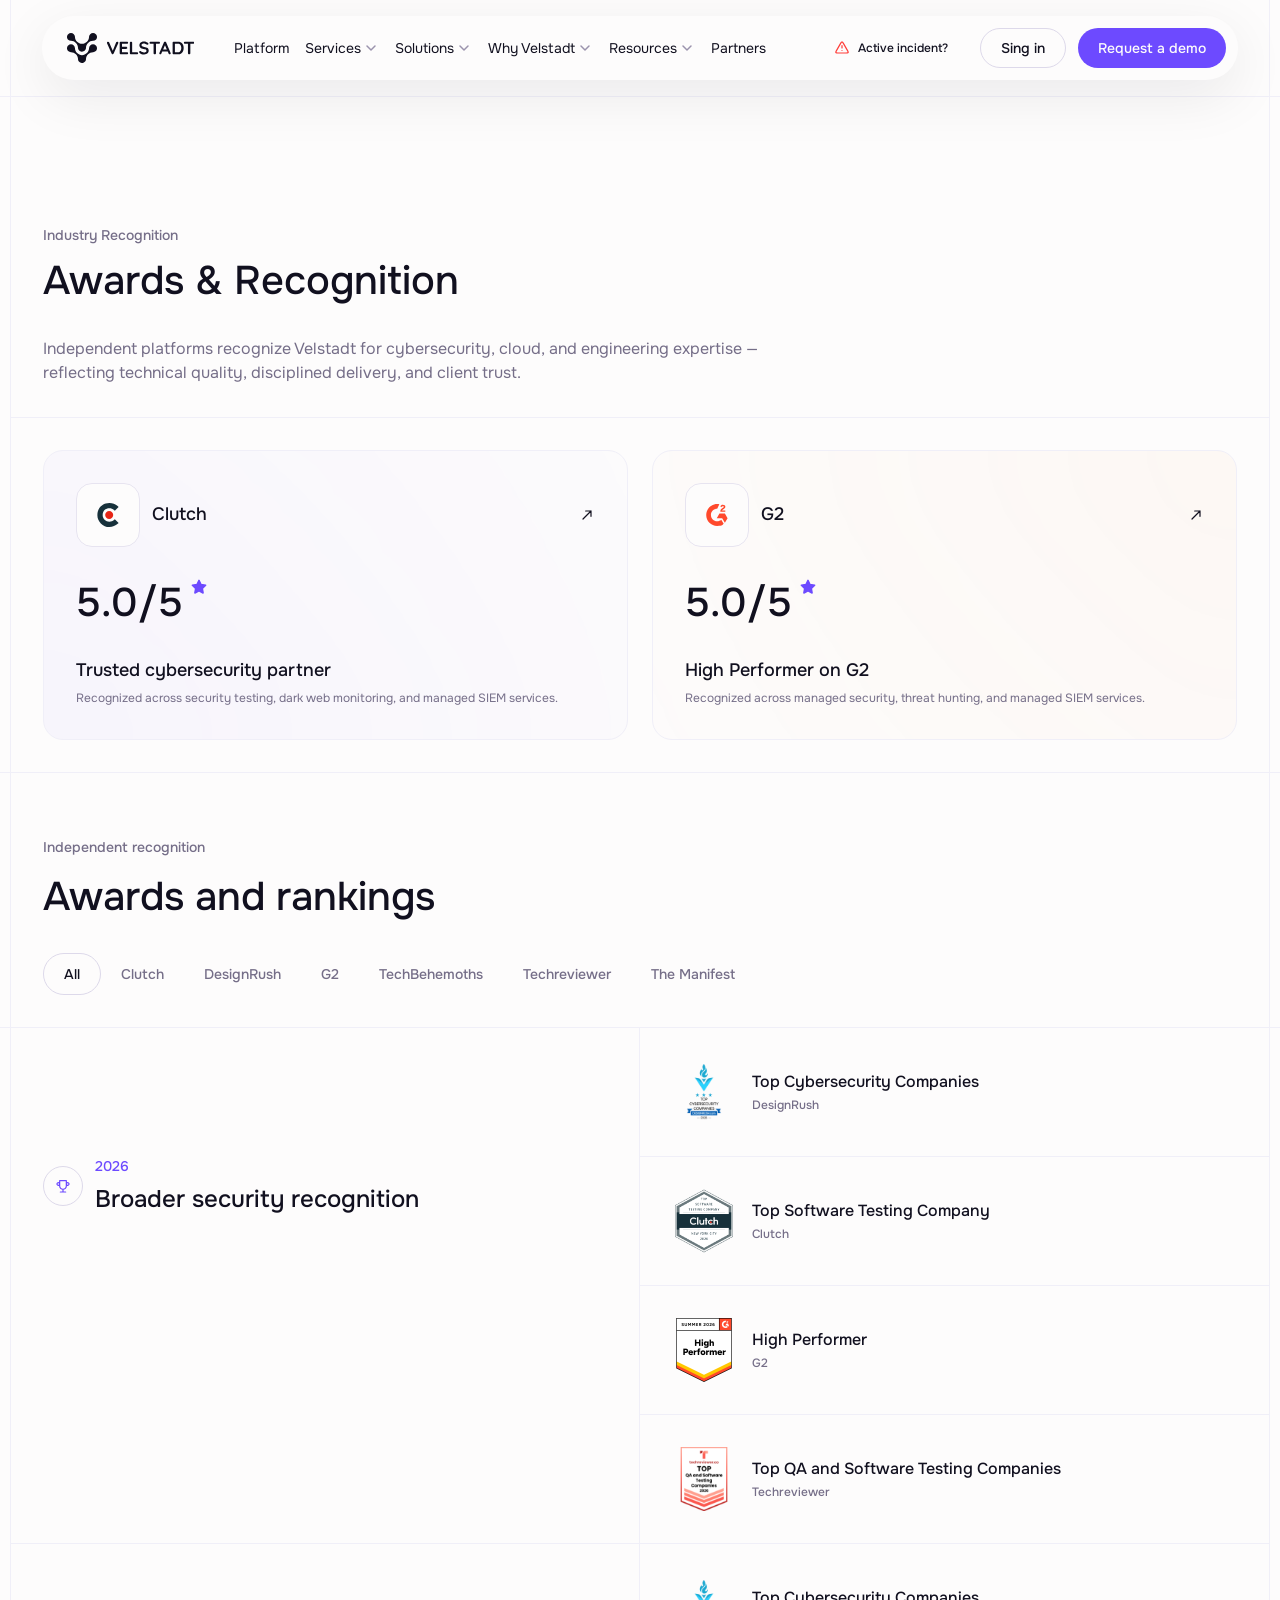
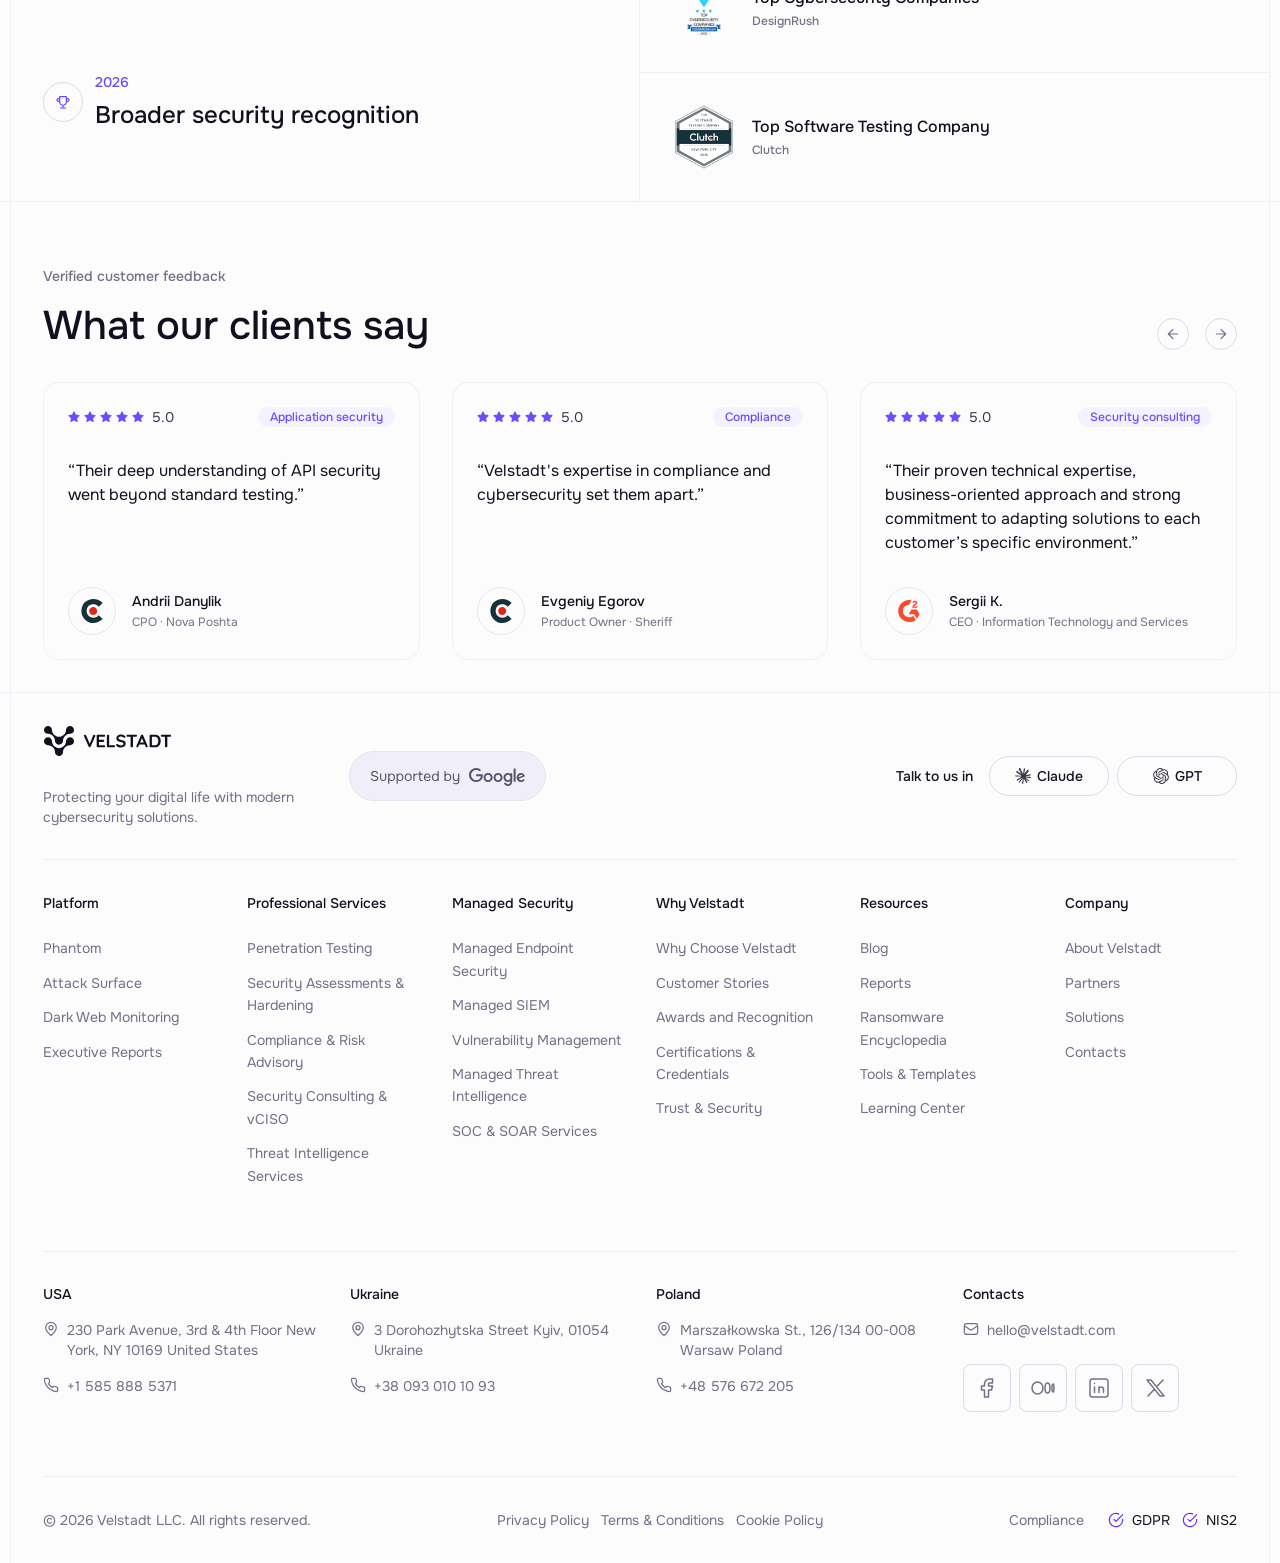
<file: awards.html>
<!DOCTYPE html>
<html lang="en">
<head>
    <meta charset="UTF-8">
    <meta name="viewport" content="width=device-width, initial-scale=1.0">
    <title>Awards</title>

    <link rel="stylesheet" href="libs/swiper/swiper.min.css">
    <link rel="stylesheet" href="css/styles.css">
</head>
<body>

    <header class="header">
        <div class="container header__container">
            <div class="header__menu">
                <a href="#" class="header__logo">
                    <img src="images/logo.svg" alt="logo">
                </a>
                <div class="header__nav-wrap">
                    <div class="header__nav-top"></div>
                    <nav class="header__nav">
                        <ul>
                            <li><a href="#" class="header__nav-link">Platform</a></li>
                            <li class="dropdown">
                                <a href="#" class="header__nav-link">
                                    <span>Services</span>
                                    <button class="dropdown__btn"></button>
                                </a>
                                <div class="dropdown__list-wrap">
                                    <div class="dropdown__list">
                                        <div class="award__card">
                                            <img src="images/award-badge.svg" alt="" class="award__card-img">
                                            <span class="award__card-name">Clutch</span>
                                            <span class="award__card-number">#7</span>
                                            <div class="award__card-footer">
                                                <div class="award__card-info">
            
                                                    <span class="award__card-title">Top Managed SIEM Services Company</span>
                                                    <span class="award__card-details">New York · 2025 · Top 1.2%</span>
                                                </div>
                                                <a href="#" class="link--arrow award__card-link">View ranking</a>
                                            </div>
                                        </div>
        
                                        <div class="dropdown__nav">

                                            <div class="dropdown__nav-item">
                                                <span class="dropdown__nav-title">Professional Services</span>
                                                <ul>
                                                    <li>
                                                        <a href="#" class="dropdown__link link--arrow arrow--center">
                                                            <span class="dropdown__link-title">Penetration Testing</span>
                                                        </a>
                                                    </li>
                                                    <li>
                                                        <a href="#" class="dropdown__link link--arrow arrow--center">
                                                            <span class="dropdown__link-title">Security Assessments & Hardening</span>
                                                        </a>
                                                    </li>
                                                    <li>
                                                        <a href="#" class="dropdown__link link--arrow arrow--center">
                                                            <span class="dropdown__link-title">Compliance & Risk Advisory</span>
                                                        </a>
                                                    </li>
                                                    <li>
                                                        <a href="#" class="dropdown__link link--arrow arrow--center">
                                                            <span class="dropdown__link-title">Security Consulting & vCISO</span>
                                                        </a>
                                                    </li>
                                                    <li>
                                                        <a href="#" class="dropdown__link link--arrow arrow--center">
                                                            <span class="dropdown__link-title">Threat Intelligence Services</span>
                                                        </a>
                                                    </li>
                                                    <li>
                                                        <a href="#" class="dropdown__link link--arrow arrow--center">
                                                            <span class="dropdown__link-title">Incident Response & Readiness</span>
                                                        </a>
                                                    </li>
                                                    <li>
                                                        <a href="#" class="dropdown__link link--arrow arrow--center">
                                                            <span class="dropdown__link-title">AI Security Assessments</span>
                                                        </a>
                                                    </li>
                                                </ul>
                                            </div>
                                            
                                            <div class="dropdown__nav-item">
                                                <span class="dropdown__nav-title">Managed Security Services</span>
                                                <ul>
                                                    <li>
                                                        <a href="#" class="dropdown__link link--arrow arrow--center">
                                                            <span class="dropdown__link-title">Managed Endpoint Security</span>
                                                        </a>
                                                    </li>
                                                    <li>
                                                        <a href="#" class="dropdown__link link--arrow arrow--center">
                                                            <span class="dropdown__link-title">Managed SIEM</span>
                                                        </a>
                                                    </li>
                                                    <li>
                                                        <a href="#" class="dropdown__link link--arrow arrow--center">
                                                            <span class="dropdown__link-title">Managed Vulnerability Management</span>
                                                        </a>
                                                    </li>
                                                    <li>
                                                        <a href="#" class="dropdown__link link--arrow arrow--center">
                                                            <span class="dropdown__link-title">Managed Threat Intelligence</span>
                                                        </a>
                                                    </li>
                                                    <li>
                                                        <a href="#" class="dropdown__link link--arrow arrow--center">
                                                            <span class="dropdown__link-title">External Attack Surface Monitoring</span>
                                                        </a>
                                                    </li>
                                                    <li>
                                                        <a href="#" class="dropdown__link link--arrow arrow--center">
                                                            <span class="dropdown__link-title">Security Automation & SOAR Services</span>
                                                        </a>
                                                    </li>
                                                    <li>
                                                        <a href="#" class="dropdown__link link--arrow arrow--center">
                                                            <span class="dropdown__link-title">SOC as a Service / Co-managed SOC</span>
                                                        </a>
                                                    </li>
                                                </ul>
                                            </div>
                                        </div>
                                    </div>
                                </div>
                            </li>
                            <li class="dropdown">
                                <a href="#" class="header__nav-link">
                                    <span>Solutions</span>
                                    <button class="dropdown__btn"></button>
                                </a>
                                <div class="dropdown__list-wrap">
                                    <div class="dropdown__list">

                                        <div class="dropdown__tabs">
                                            <div class="dropdown__tabs-list">
                                                <span class="dropdown__tabs-title">Solutions</span>
                                                <ul>
                                                    <li><button class="dropdown__link active">
                                                        <span class="dropdown__link-title">For Industries</span></button>
                                                    </li>
                                                    <li><button class="dropdown__link">
                                                        <span class="dropdown__link-title">For Roles</span></button>
                                                    </li>
                                                </ul>
                                            </div>

                                            <div class="award__card">
                                                <img src="images/awards/g2-high-performer-2026-badge.svg" alt="g2">
                                                <div class="award__card-description">
                                                    <span class="award__card-title">High Performer</span>
                                                    <span class="award__card-subtitle">G2 · 2026</span>
                                                </div>
                                            </div>
                                        </div>

                                        <div class="dropdown__nav active">
                                            <div class="dropdown__nav-item">
                                                <span class="dropdown__nav-title">Explore Velstadt</span>
                                                <ul>
                                                    <li>
                                                        <a href="#" class="dropdown__link link--arrow arrow--center">
                                                            <span class="dropdown__link-title">SaaS & Technology</span>
                                                            <span class="dropdown__link-description">Protect products, cloud infrastructure, and customer data.</span>
                                                        </a>
                                                    </li>
                                                    <li>
                                                        <a href="#" class="dropdown__link link--arrow arrow--center">
                                                            <span class="dropdown__link-title">Retail & E-commerce</span>
                                                            <span class="dropdown__link-description">Secure payments, identities, and customer journeys.</span>
                                                        </a>
                                                    </li>
                                                    <li>
                                                        <a href="#" class="dropdown__link link--arrow arrow--center">
                                                            <span class="dropdown__link-title">Financial Services & Fintech</span>
                                                            <span class="dropdown__link-description">Address fraud, regulation, and third-party risk.</span>
                                                        </a>
                                                    </li>
                                                    <li>
                                                        <a href="#" class="dropdown__link link--arrow arrow--center">
                                                            <span class="dropdown__link-title">Government & Public Sector</span>
                                                            <span class="dropdown__link-description">Strengthen public services, controls, and resilience.</span>
                                                        </a>
                                                    </li>
                                                    <li>
                                                        <a href="#" class="dropdown__link link--arrow arrow--center">
                                                            <span class="dropdown__link-title">Healthcare</span>
                                                            <span class="dropdown__link-description">Secure patient data, clinical systems, and suppliers.</span>
                                                        </a>
                                                    </li>
                                                    <li>
                                                        <a href="#" class="dropdown__link link--arrow arrow--center">
                                                            <span class="dropdown__link-title">Defense & Military Technology</span>
                                                            <span class="dropdown__link-description">Protect sensitive technology and mission-critical environments.</span>
                                                        </a>
                                                    </li>
                                                    <li>
                                                        <a href="#" class="dropdown__link link--arrow arrow--center">
                                                            <span class="dropdown__link-title">Transportation and Logistics</span>
                                                            <span class="dropdown__link-description">Protect distributed operations and digital supply chains.</span>
                                                        </a>
                                                    </li>
                                                </ul>
                                            </div>
                                        </div>
        
                                        <div class="dropdown__nav">
                                            <div class="dropdown__nav-item">
                                                <span class="dropdown__nav-title">Explore Velstadt</span>
                                                <ul>
                                                    <li>
                                                        <a href="#" class="dropdown__link link--arrow arrow--center">
                                                            <span class="dropdown__link-title">For CISOs & Security Leaders</span>
                                                            <span class="dropdown__link-description">Prioritize risk and build an executable security roadmap.</span>
                                                        </a>
                                                    </li>
                                                    <li>
                                                        <a href="#" class="dropdown__link link--arrow arrow--center">
                                                            <span class="dropdown__link-title">For CEOs & Business Owners</span>
                                                            <span class="dropdown__link-description">Understand material risk and investment priorities.</span>
                                                        </a>
                                                    </li>
                                                    <li>
                                                        <a href="#" class="dropdown__link link--arrow arrow--center">
                                                            <span class="dropdown__link-title">For CTOs & Engineering Leaders</span>
                                                            <span class="dropdown__link-description">Embed security without slowing product and cloud delivery.</span>
                                                        </a>
                                                    </li>
                                                    <li>
                                                        <a href="#" class="dropdown__link link--arrow arrow--center">
                                                            <span class="dropdown__link-title">For Compliance & Risk Teams</span>
                                                            <span class="dropdown__link-description">Connect requirements with controls and technical evidence.</span>
                                                        </a>
                                                    </li>
                                                    <li>
                                                        <a href="#" class="dropdown__link link--arrow arrow--center">
                                                            <span class="dropdown__link-title">For SOC & Threat Intelligence Teams</span>
                                                            <span class="dropdown__link-description">Turn external signals into investigations and response priorities.</span>
                                                        </a>
                                                    </li>
                                                </ul>
                                            </div>
                                        </div>
    
                                    </div>
                                </div>
                            </li>
                            <li class="dropdown">
                                <a href="#" class="header__nav-link">
                                    <span>Why Velstadt</span>
                                    <button class="dropdown__btn"></button>
                                </a>
                                <div class="dropdown__list-wrap">
                                    <div class="dropdown__list">
                                        <a href="#" class="customer__card">
                                            <p class="customer__card-quote">“Velstadt helps us understand external risks earlier and respond faster.”</p>
                                            <div class="customer__card-info">
                                                <span class="customer__card-issue">11,000+</span>
                                                <span class="customer__card-service">Sources monitored 24/7</span>
                                            </div>
                                            <div class="customer__card-footer">
                                                <span class="link--arrow">
                                                    <img src="images/partners/Nova-post.svg" alt="" class="customer__card-logo">
                                                </span>
                                            </div>
                                        </a>
        
                                        <div class="dropdown__nav">
                                            <div class="dropdown__nav-item">
                                                <span class="dropdown__nav-title">Why Velstadt</span>
                                                <ul>
                                                    <li>
                                                        <a href="#" class="dropdown__link link--arrow arrow--center">
                                                            <span class="dropdown__link-title">Why Choose Velstadt</span>
                                                            <span class="dropdown__link-description">See what makes our security expertise, technology, and delivery approach different.</span>
                                                        </a>
                                                    </li>
                                                    <li>
                                                        <a href="#" class="dropdown__link link--arrow arrow--center">
                                                            <span class="dropdown__link-title">Customer Stories</span>
                                                            <span class="dropdown__link-description">Explore how organizations solve real security challenges with Velstadt.</span>
                                                        </a>
                                                    </li>
                                                    <li>
                                                        <a href="#" class="dropdown__link link--arrow arrow--center">
                                                            <span class="dropdown__link-title">Compare</span>
                                                            <span class="dropdown__link-description">Compare Velstadt with other cybersecurity solutions and delivery models.</span>
                                                        </a>
                                                    </li>
                                                </ul>
                                            </div>
                                            <div class="dropdown__nav-item">
                                                <span class="dropdown__nav-title">Proof & Trust</span>
                                                <ul>
                                                    <li>
                                                        <a href="#" class="dropdown__link link--arrow arrow--center">
                                                            <span class="dropdown__link-title">Industry Expertise</span>
                                                            <span class="dropdown__link-description">Explore our experience across regulated and security-critical industries.</span>
                                                        </a>
                                                    </li>
                                                    <li>
                                                        <a href="#" class="dropdown__link link--arrow arrow--center">
                                                            <span class="dropdown__link-title">Awards & Recognition</span>
                                                            <span class="dropdown__link-description">View independent awards and rankings recognizing our expertise.</span>
                                                        </a>
                                                    </li>
                                                    <li>
                                                        <a href="#" class="dropdown__link link--arrow arrow--center">
                                                            <span class="dropdown__link-title">Certifications & Credentials</span>
                                                            <span class="dropdown__link-description">Review the professional and company credentials behind our work.</span>
                                                        </a>
                                                    </li>
                                                    <li>
                                                        <a href="#" class="dropdown__link link--arrow arrow--center">
                                                            <span class="dropdown__link-title">Trust & Security</span>
                                                            <span class="dropdown__link-description">Learn how Velstadt protects data, manages risk, and supports compliance.</span>
                                                        </a>
                                                    </li>
                                                </ul>
                                            </div>
                                        </div>
                                    </div>
                                </div>
                            </li>
                            <li class="dropdown">
                                <a href="#" class="header__nav-link">
                                    <span>Resources</span>
                                    <button class="dropdown__btn"></button>
                                </a>
                                <div class="dropdown__list-wrap">
                                    <div class="dropdown__list">
                                        <div class="award__card">
                                            <img src="images/awards/clutch-top-dark-web-2025-badge.svg" alt="" class="award__card-img">
                                            <span class="award__card-name">Clutch</span>
                                            <span class="award__card-number">#2</span>
                                            <div class="award__card-footer">
                                                <div class="award__card-info">
            
                                                    <span class="award__card-title">Dark Web Monitoring</span>
                                                    <span class="award__card-details">New York · 2025 · Top 1.3%</span>
                                                </div>
                                                <a href="#" class="link--arrow award__card-link">View ranking</a>
                                            </div>
                                        </div>
        
                                        <div class="dropdown__nav">
                                            <div class="dropdown__nav-item">
                                                <span class="dropdown__nav-title">Resources</span>
                                                <ul>
                                                    <li>
                                                        <a href="#" class="dropdown__link link--arrow arrow--center">
                                                            <span class="dropdown__link-title">Blog</span>
                                                            <span class="dropdown__link-description">Insights and perspectives from Velstadt experts</span>
                                                        </a>
                                                    </li>
                                                    <li>
                                                        <a href="#" class="dropdown__link link--arrow arrow--center">
                                                            <span class="dropdown__link-title">Ransomware Encyclopedia</span>
                                                            <span class="dropdown__link-description">Profiles of ransomware groups, tactics, and business impact.</span>
                                                        </a>
                                                    </li>
                                                    <li>
                                                        <a href="#" class="dropdown__link link--arrow arrow--center">
                                                            <span class="dropdown__link-title">Tools & Templates</span>
                                                            <span class="dropdown__link-description">Practical resources for security planning and operations.</span>
                                                        </a>
                                                    </li>
                                                    <li>
                                                        <a href="#" class="dropdown__link link--arrow arrow--center">
                                                            <span class="dropdown__link-title">Reports</span>
                                                            <span class="dropdown__link-description">Research and guidance for security decisions</span>
                                                        </a>
                                                    </li>
                                                    <li>
                                                        <a href="#" class="dropdown__link link--arrow arrow--center">
                                                            <span class="dropdown__link-title">Case Studies</span>
                                                            <span class="dropdown__link-description">Real-world examples of security challenges and outcomes.</span>
                                                        </a>
                                                    </li>
                                                    <li>
                                                        <a href="#" class="dropdown__link link--arrow arrow--center">
                                                            <span class="dropdown__link-title">Cybersecurity Learning Center</span>
                                                            <span class="dropdown__link-description">Clear explanations of essential cybersecurity topics.</span>
                                                        </a>
                                                    </li>
                                                </ul>
                                            </div>
                                        </div>
                                    </div>
                                </div>
                            </li>
                            <li><a href="#" class="header__nav-link">Partners</a></li>
                        </ul>
                    </nav>
                    <div class="header__nav-footer">
                        <a href="#" class="header__link header__link-mobile icon icon--alert">Active incident?</a>
                        <div class="header__buttons header__buttons--mobile">
                            <a href="#" class="btn">Sing in</a>
                            <a href="#" class="btn btn--primary">Request a demo</a>
                        </div>
                    </div>
                </div>
                <a href="#" class="header__link header__link-desktop icon icon--alert">Active incident?</a>
                <div class="header__buttons header__buttons--desktop">
                    <a href="#" class="btn">Sing in</a>
                    <a href="#" class="btn btn--primary">Request a demo</a>
                </div>
                <button class="header__mobile-btn">
                    <span></span>
                    <span></span>
                    <span></span>
                </button>
            </div>
        </div>
    </header>

    <section class="page">
        <div class="header__duplicate header__duplicate--dark">
            <div class="container header__duplicate-container section__lines"></div>
        </div>
        <div class="section__header">
            <div class="container section__header-container section__lines">
                <div class="section__header-left">
                    <h2 class="h3 section__subtitle">Industry Recognition</h2>
                    <h1 class="h2 section__title">Awards & Recognition</h1>
                    <p>Independent platforms recognize Velstadt for cybersecurity, cloud, and engineering expertise — reflecting technical quality, disciplined delivery, and client trust.</p>
                </div>
            </div>
        </div>
    </section>

    <section class="section awards__cards">
        <div class="container awards__cards-container section__lines">

            <div class="awards__cards-item">
                <a href="#" class="awards__cards-top link--arrow">
                    <div class="awards__cards-header">
                        <span class="awards__cards-icon">
                            <img src="images/icons/clutch-logo.svg" alt="clutch">
                        </span>
                        <span class="awards__cards-name">Clutch</span>
                    </div>
                </a>
                <div class="awards__cards-mid">
                    <span class="awards__cards-rating">5.0/5</span>
                </div>
                <div class="awards__cards-bot">
                    <h3 class="h3 awards__cards-title">Trusted cybersecurity partner</h3>
                    <p>Recognized across security testing, dark web monitoring, and managed SIEM services.</p>
                </div>
            </div>

            <div class="awards__cards-item">
                <a href="#" class="awards__cards-top link--arrow">
                    <div class="awards__cards-header">
                        <span class="awards__cards-icon">
                            <img src="images/icons/g2-logo.svg" alt="g2">
                        </span>
                        <span class="awards__cards-name">G2</span>
                    </div>
                </a>
                <div class="awards__cards-mid">
                    <span class="awards__cards-rating">5.0/5</span>
                </div>
                <div class="awards__cards-bot">
                    <h3 class="h3 awards__cards-title">High Performer on G2</h3>
                    <p>Recognized across managed security, threat hunting, and managed SIEM services.</p>
                </div>
            </div>
        </div>
    </section>

    <section class="section ranking">

        <div class="section__header">
            <div class="container section__header-container section__lines">
                <div class="section__header-left">
                    <h3 class="h3 section__subtitle">Independent recognition</h3>
                    <h2 class="h2 section__title">Awards and rankings</h2>
                </div>
                <div class="section__header-right">
                    <div class="ranking__filter-wrap">
                        <div class="ranking__filter">
                            <ul>
                                <li><a href="#" class="active">All</a></li>
                                <li><a href="#">Clutch</a></li>
                                <li><a href="#">DesignRush</a></li>
                                <li><a href="#">G2</a></li>
                                <li><a href="#">TechBehemoths</a></li>
                                <li><a href="#">Techreviewer</a></li>
                                <li><a href="#">The Manifest</a></li>
                            </ul>
                        </div>
                    </div>
                </div>
            </div>
        </div>

        <div class="container ranking__container section__lines">
            <div class="ranking__timeline">
                <div class="ranking__timeline-left">
                    <div class="ranking__timeline-header">
                        <span class="ranking__timeline-icon"></span>
                        <div class="ranking__timeline-text">
                            <span class="ranking__timeline-year">2026</span>
                            <h3 class="h3 ranking__timeline-heading">Broader security recognition</h3>
                        </div>
                    </div>
                </div>
                <div class="ranking__timeline-right">
                    <div class="ranking__timeline-item">
                        <img src="images/awards/designrush-top-cybersecurity-companies-2026-badge.svg" alt="" class="ranking__timeline-logo">
                        <div class="ranking__timeline-text">
                            <h3 class="h3 ranking__timeline-title">Top Cybersecurity Companies</h3>
                            <span class="ranking__timeline-name">DesignRush</span>
                        </div>
                    </div>
                    <div class="ranking__timeline-item">
                        <img src="images/awards/clutch-top-software-testing-company-2026-badge.svg" alt="" class="ranking__timeline-logo">
                        <div class="ranking__timeline-text">
                            <h3 class="h3 ranking__timeline-title">Top Software Testing Company</h3>
                            <span class="ranking__timeline-name">Clutch</span>
                        </div>
                    </div>
                    <div class="ranking__timeline-item">
                        <img src="images/awards/g2-high-performer-winter-2026-badge.svg" alt="" class="ranking__timeline-logo">
                        <div class="ranking__timeline-text">
                            <h3 class="h3 ranking__timeline-title">High Performer</h3>
                            <span class="ranking__timeline-name">G2</span>
                        </div>
                    </div>
                    <div class="ranking__timeline-item">
                        <img src="images/awards/techreviewer-top-qa-and-software-testing-companies-2026-badge.svg" alt="" class="ranking__timeline-logo">
                        <div class="ranking__timeline-text">
                            <h3 class="h3 ranking__timeline-title">Top QA and Software Testing Companies</h3>
                            <span class="ranking__timeline-name">Techreviewer</span>
                        </div>
                    </div>
                </div>
            </div>
            <div class="ranking__timeline">
                <div class="ranking__timeline-left">
                    <div class="ranking__timeline-header">
                        <span class="ranking__timeline-icon"></span>
                        <div class="ranking__timeline-text">
                            <span class="ranking__timeline-year">2026</span>
                            <h3 class="h3 ranking__timeline-heading">Broader security recognition</h3>
                        </div>
                    </div>
                </div>
                <div class="ranking__timeline-right">
                    <div class="ranking__timeline-item">
                        <img src="images/awards/designrush-top-cybersecurity-companies-2026-badge.svg" alt="" class="ranking__timeline-logo">
                        <div class="ranking__timeline-text">
                            <h3 class="h3 ranking__timeline-title">Top Cybersecurity Companies</h3>
                            <span class="ranking__timeline-name">DesignRush</span>
                        </div>
                    </div>
                    <div class="ranking__timeline-item">
                        <img src="images/awards/clutch-top-software-testing-company-2026-badge.svg" alt="" class="ranking__timeline-logo">
                        <div class="ranking__timeline-text">
                            <h3 class="h3 ranking__timeline-title">Top Software Testing Company</h3>
                            <span class="ranking__timeline-name">Clutch</span>
                        </div>
                    </div>
                </div>
            </div>
        </div>

    </section>

    <section class="section feedback">

        <div class="section__header">
            <div class="container section__header-container section__lines">
                <div class="section__header-left">
                    <h3 class="h3 section__subtitle">Verified customer feedback</h3>
                    <h2 class="h2 section__title">What our clients say</h2>
                </div>
                <div class="section__header-right">
                    <div class="feedback__arrows">
                        <div class="feedback__arrow feedback__arrows-prev"></div>
                        <div class="feedback__arrow feedback__arrows-next"></div>
                    </div>
                </div>
            </div>
        </div>

        <div class="container feedback__container section__lines">
            
            <div class="feedback__swiper swiper">
    
                <div class="swiper-wrapper">

                    <div class="feedback__card swiper-slide">
                        <div class="feedback__card-top">
                            <div class="feedback__card-rating">
                                <div class="feedback__card-stars">
                                    <span class="star"></span>
                                    <span class="star"></span>
                                    <span class="star"></span>
                                    <span class="star"></span>
                                    <span class="star"></span>
                                </div>
                                <span class="feedback__card-number">5.0</span>
                            </div>
                            <div class="feedback__card-label">Application security</div>
                        </div>
                        <div class="feedback__card-text">
                            <p>“Their deep understanding of API security went beyond standard testing.”</p>
                        </div>
                        <div class="feedback__card-bot">
                            <span class="feedback__card-icon">
                                <img src="images/icons/clutch-logo.svg" alt="">
                            </span>
                            <div class="feedback__card-author">
                                <span class="feedback__card-name">Andrii Danylik</span>
                                <span class="feedback__card-position">CPO · Nova Poshta</span>
                            </div>
                        </div>
                    </div>

                    <div class="feedback__card swiper-slide">
                        <div class="feedback__card-top">
                            <div class="feedback__card-rating">
                                <div class="feedback__card-stars">
                                    <span class="star"></span>
                                    <span class="star"></span>
                                    <span class="star"></span>
                                    <span class="star"></span>
                                    <span class="star"></span>
                                </div>
                                <span class="feedback__card-number">5.0</span>
                            </div>
                            <div class="feedback__card-label">Compliance</div>
                        </div>
                        <div class="feedback__card-text">
                            <p>“Velstadt's expertise in compliance and cybersecurity set them apart.”</p>
                        </div>
                        <div class="feedback__card-bot">
                            <span class="feedback__card-icon">
                                <img src="images/icons/clutch-logo.svg" alt="">
                            </span>
                            <div class="feedback__card-author">
                                <span class="feedback__card-name">Evgeniy Egorov</span>
                                <span class="feedback__card-position">Product Owner · Sheriff</span>
                            </div>
                        </div>
                    </div>

                    <div class="feedback__card swiper-slide">
                        <div class="feedback__card-top">
                            <div class="feedback__card-rating">
                                <div class="feedback__card-stars">
                                    <span class="star"></span>
                                    <span class="star"></span>
                                    <span class="star"></span>
                                    <span class="star"></span>
                                    <span class="star"></span>
                                </div>
                                <span class="feedback__card-number">5.0</span>
                            </div>
                            <div class="feedback__card-label">Security consulting</div>
                        </div>
                        <div class="feedback__card-text">
                            <p>“Their proven technical expertise, business-oriented approach and strong commitment to adapting solutions to each customer’s specific environment.”</p>
                        </div>
                        <div class="feedback__card-bot">
                            <span class="feedback__card-icon">
                                <img src="images/icons/g2-logo.svg" alt="">
                            </span>
                            <div class="feedback__card-author">
                                <span class="feedback__card-name">Sergii K.</span>
                                <span class="feedback__card-position">CEO · Information Technology and Services</span>
                            </div>
                        </div>
                    </div>

                    <div class="feedback__card swiper-slide">
                        <div class="feedback__card-top">
                            <div class="feedback__card-rating">
                                <div class="feedback__card-stars">
                                    <span class="star"></span>
                                    <span class="star"></span>
                                    <span class="star"></span>
                                    <span class="star"></span>
                                    <span class="star"></span>
                                </div>
                                <span class="feedback__card-number">5.0</span>
                            </div>
                            <div class="feedback__card-label">Application security</div>
                        </div>
                        <div class="feedback__card-text">
                            <p>“Their deep understanding of API security went beyond standard testing.”</p>
                        </div>
                        <div class="feedback__card-bot">
                            <span class="feedback__card-icon">
                                <img src="images/icons/clutch-logo.svg" alt="">
                            </span>
                            <div class="feedback__card-author">
                                <span class="feedback__card-name">Andrii Danylik</span>
                                <span class="feedback__card-position">CPO · Nova Poshta</span>
                            </div>
                        </div>
                    </div>

                    <div class="feedback__card swiper-slide">
                        <div class="feedback__card-top">
                            <div class="feedback__card-rating">
                                <div class="feedback__card-stars">
                                    <span class="star"></span>
                                    <span class="star"></span>
                                    <span class="star"></span>
                                    <span class="star"></span>
                                    <span class="star"></span>
                                </div>
                                <span class="feedback__card-number">5.0</span>
                            </div>
                            <div class="feedback__card-label">Application security</div>
                        </div>
                        <div class="feedback__card-text">
                            <p>“Their deep understanding of API security went beyond standard testing.”</p>
                        </div>
                        <div class="feedback__card-bot">
                            <span class="feedback__card-icon">
                                <img src="images/icons/clutch-logo.svg" alt="">
                            </span>
                            <div class="feedback__card-author">
                                <span class="feedback__card-name">Andrii Danylik</span>
                                <span class="feedback__card-position">CPO · Nova Poshta</span>
                            </div>
                        </div>
                    </div>

                </div>
    
            </div>
        </div>

    </section>   

    <footer class="footer">
        <div class="container footer__container section__lines">
            <div class="footer__top">
                <div class="footer__top-left">
                    <div class="footer__top-col">
                        <a href="#" class="footer__logo">
                            <img src="images/logo.svg" alt="">
                        </a>
                        <p>Protecting your digital life with modern cybersecurity solutions.</p>
                    </div>
                    <img src="images/badge-google.svg" alt="supported by Google" class="footer__top-badge">
                </div>
                <div class="footer__top-right">
                    <span class="footer__top-text">Talk to us in</span>
                    <div class="footer__top-buttons">
                        <a href="#" class="btn btn--icon"><span class="icon" style="background-image: url('images/icons/claude.svg');"></span>Claude</a>
                        <a href="#" class="btn btn--icon"><span class="icon" style="background-image: url('images/icons/gpt.svg');"></span>GPT</a>
                    </div>
                </div>
            </div>

            <div class="footer__mid">
                <div class="footer__mid-item">
                    <a href="#" class="footer__link">Platform</a>
                    <ul>
                        <li><a href="#">Phantom</a></li>
                        <li><a href="#">Attack Surface</a></li>
                        <li><a href="#">Dark Web Monitoring</a></li>
                        <li><a href="#">Executive Reports</a></li>
                    </ul>
                </div>
                <div class="footer__mid-item">
                    <a href="#" class="footer__link">Professional Services</a>
                    <ul>
                        <li><a href="#">Penetration Testing</a></li>
                        <li><a href="#">Security Assessments & Hardening</a></li>
                        <li><a href="#">Compliance & Risk Advisory</a></li>
                        <li><a href="#">Security Consulting & vCISO</a></li>
                        <li><a href="#">Threat Intelligence Services</a></li>
                    </ul>
                </div>
                <div class="footer__mid-item">
                    <a href="#" class="footer__link">Managed Security</a>
                    <ul>
                        <li><a href="#">Managed Endpoint Security</a></li>
                        <li><a href="#">Managed SIEM</a></li>
                        <li><a href="#">Vulnerability Management</a></li>
                        <li><a href="#">Managed Threat Intelligence</a></li>
                        <li><a href="#">SOC & SOAR Services</a></li>
                    </ul>
                </div>
                <div class="footer__mid-item">
                    <a href="#" class="footer__link">Why Velstadt</a>
                    <ul>
                        <li><a href="#">Why Choose Velstadt</a></li>
                        <li><a href="#">Customer Stories</a></li>
                        <li><a href="#">Awards and Recognition</a></li>
                        <li><a href="#">Certifications & Credentials</a></li>
                        <li><a href="#">Trust & Security</a></li>
                    </ul>
                </div>
                <div class="footer__mid-item">
                    <a href="#" class="footer__link">Resources</a>
                    <ul>
                        <li><a href="#">Blog</a></li>
                        <li><a href="#">Reports</a></li>
                        <li><a href="#">Ransomware Encyclopedia</a></li>
                        <li><a href="#">Tools & Templates</a></li>
                        <li><a href="#">Learning Center</a></li>
                    </ul>
                </div>
                <div class="footer__mid-item">
                    <a href="#" class="footer__link">Company</a>
                    <ul>
                        <li><a href="#">About Velstadt</a></li>
                        <li><a href="#">Partners</a></li>
                        <li><a href="#">Solutions</a></li>
                        <li><a href="#">Contacts</a></li>
                    </ul>
                </div>
            </div>

            <div class="footer__bot">
                <div class="footer__bot-item">
                    <h3 class="h3 footer__bot-title">USA</h3>
                    <ul>
                        <li><a href="#" class="footer__bot-link icon icon--pin">230 Park Avenue, 3rd & 4th Floor New York, NY 10169 United States</a></li>
                        <li><a href="tel:+15858885371" class="footer__bot-link icon icon--phone">+1 585 888 5371</a></li>
                    </ul>         
                </div>
                <div class="footer__bot-item">
                    <h3 class="h3 footer__bot-title">Ukraine</h3>
                    <ul>
                        <li><a href="#" class="footer__bot-link icon icon--pin">3 Dorohozhytska Street Kyiv, 01054 Ukraine</a></li>
                        <li><a href="tel:+15858885371" class="footer__bot-link icon icon--phone">+38 093 010 10 93</a></li>
                    </ul>         
                </div>
                <div class="footer__bot-item">
                    <h3 class="h3 footer__bot-title">Poland</h3>
                    <ul>
                        <li><a href="#" class="footer__bot-link icon icon--pin">Marszałkowska St., 126/134 00-008 Warsaw Poland</a></li>
                        <li><a href="tel:+15858885371" class="footer__bot-link icon icon--phone">+48 576 672 205</a></li>
                    </ul>         
                </div>
                <div class="footer__bot-item">
                    <h3 class="h3 footer__bot-title">Contacts</h3>
                    <ul>
                        <li><a href="mailto:hello@velstadt.com" class="footer__bot-link icon icon--email">hello@velstadt.com</a></li>
                    </ul>
                    <div class="footer__socials">
                        <ul>
                            <li>
                                <a href="#" class="social__link">
                                    <span style="mask-image: url(images/icons/facebook.svg);"></span>
                                </a>
                            </li>
                            <li>
                                <a href="#" class="social__link">
                                    <span style="mask-image: url(images/icons/medium.svg);"></span>
                                </a>
                            </li>
                            <li>
                                <a href="#" class="social__link">
                                    <span style="mask-image: url(images/icons/linkedin.svg);"></span>
                                </a>
                            </li>
                            <li>
                                <a href="#" class="social__link">
                                    <span style="mask-image: url(images/icons/twitter.svg);"></span>
                                </a>
                            </li>
                        </ul>
                    </div>        
                </div>
            </div>

            <div class="footer__copyright">
                <span class="copyright">© 2026 Velstadt LLC. All rights reserved.</span>
                <nav class="copyright__nav">
                    <ul>
                        <li><a href="#">Privacy Policy</a></li>
                        <li><a href="#">Terms & Conditions</a></li>
                        <li><a href="#">Cookie Policy</a></li>
                    </ul>
                </nav>
                <div class="compliance">
                    <span>Compliance</span>
                    <ul>
                        <li>GDPR</li>
                        <li>NIS2</li>
                    </ul>
                </div>
            </div>
        </div>
    </footer> 

    <script src="libs/swiper/swiper.min.js"></script>
    <script src="js/scripts.js"></script>
</body>
</html>
</file>
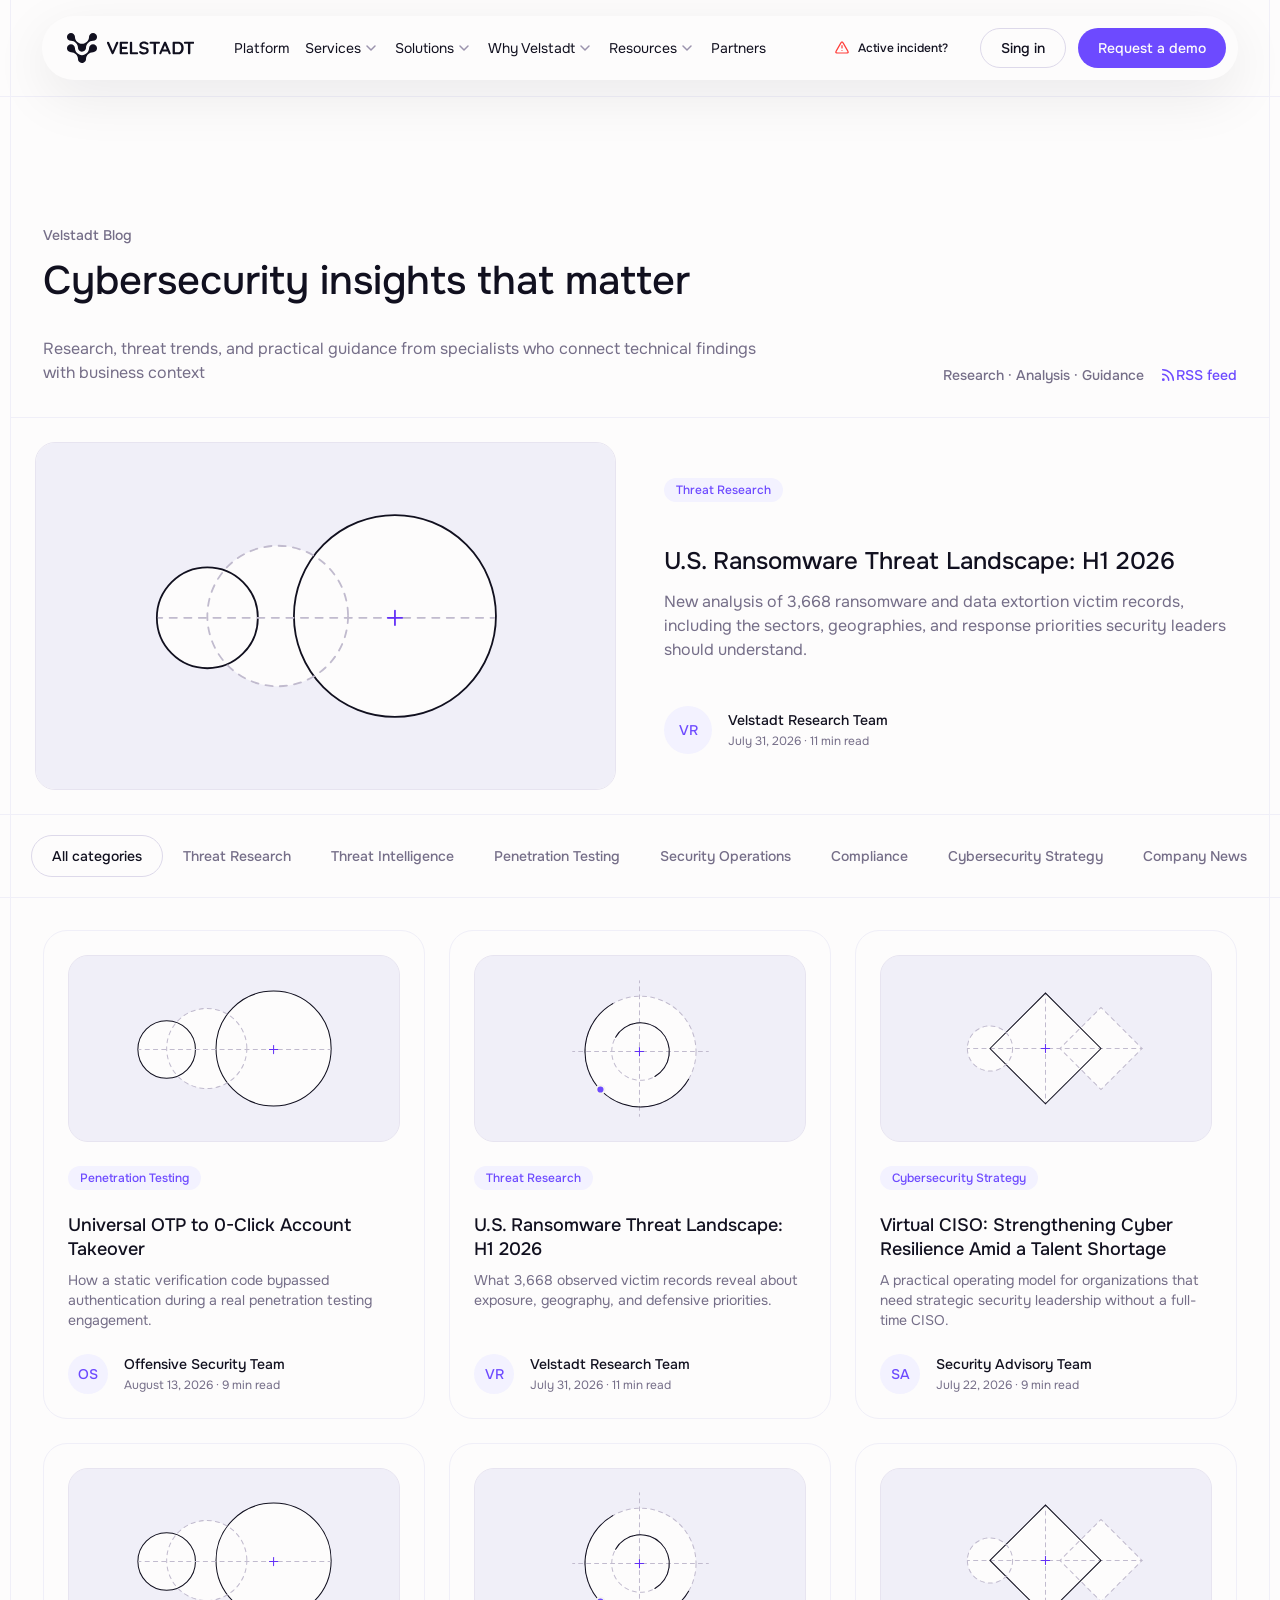
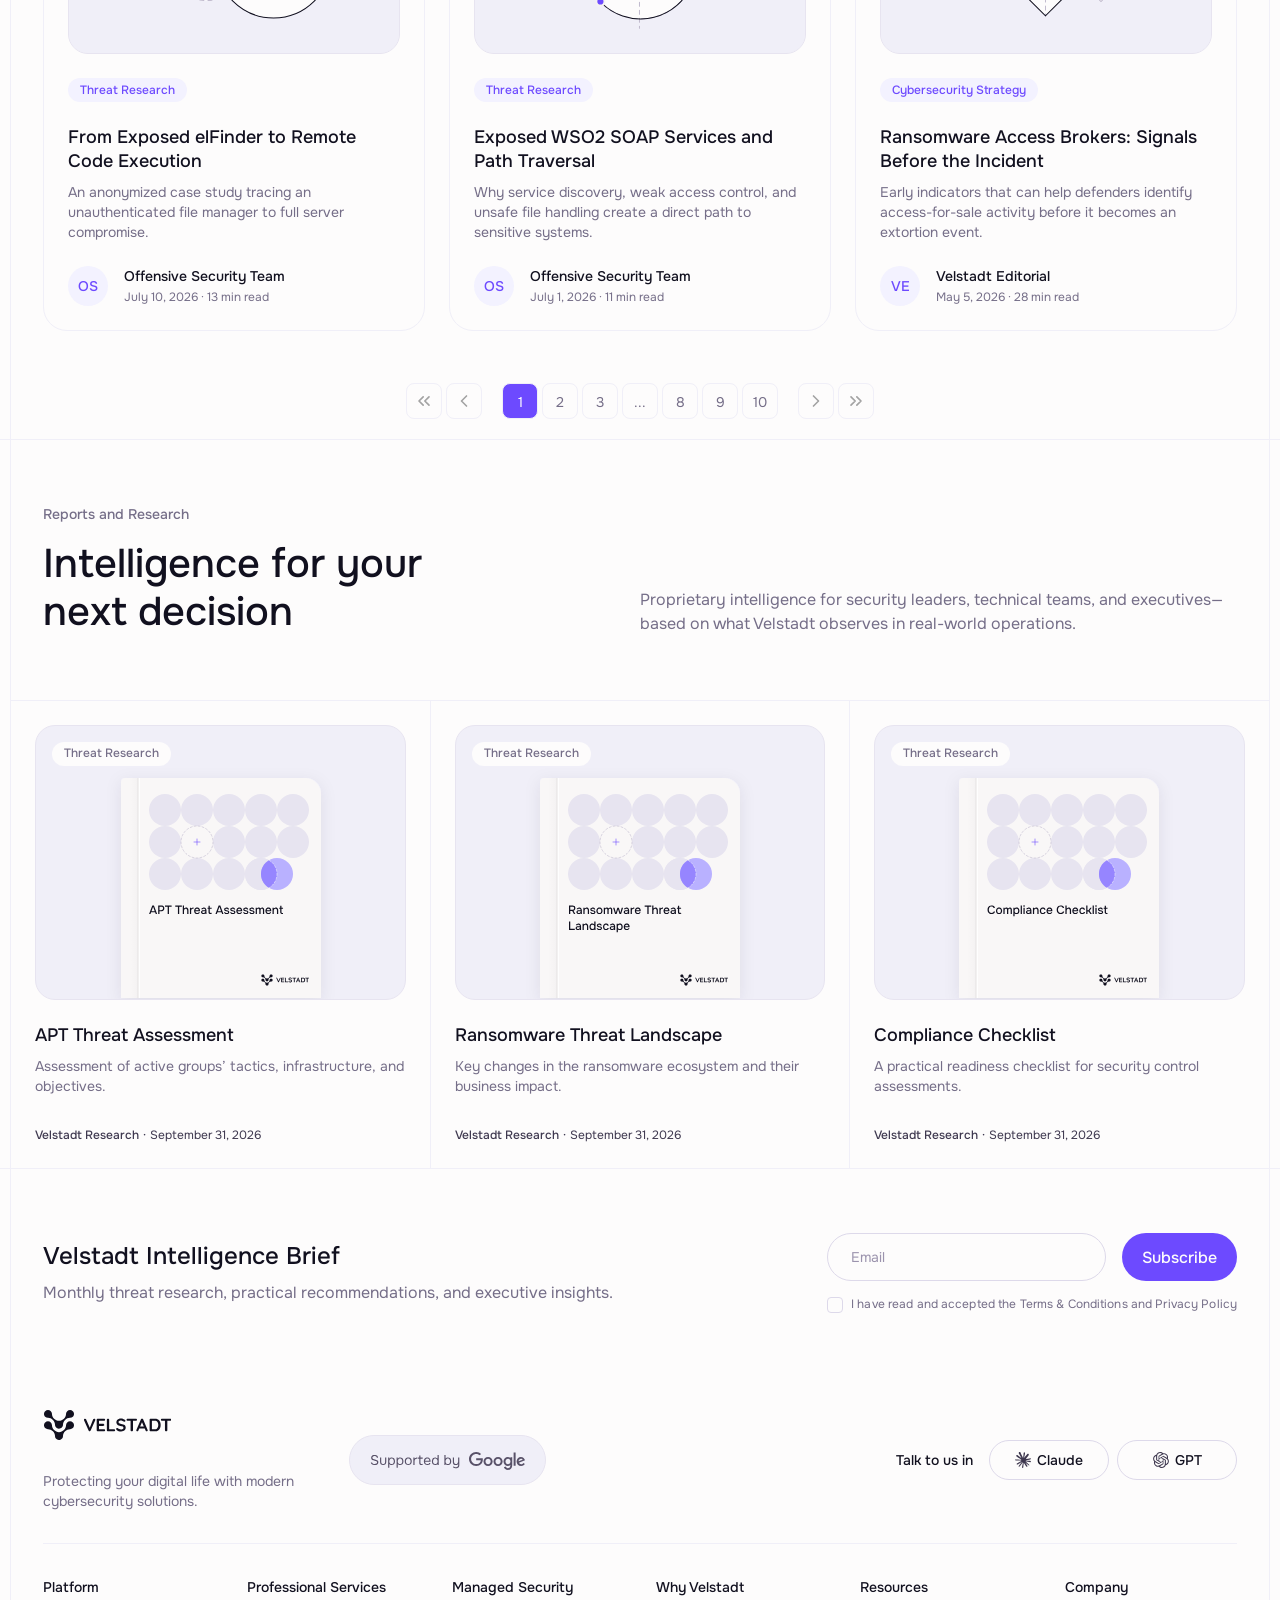
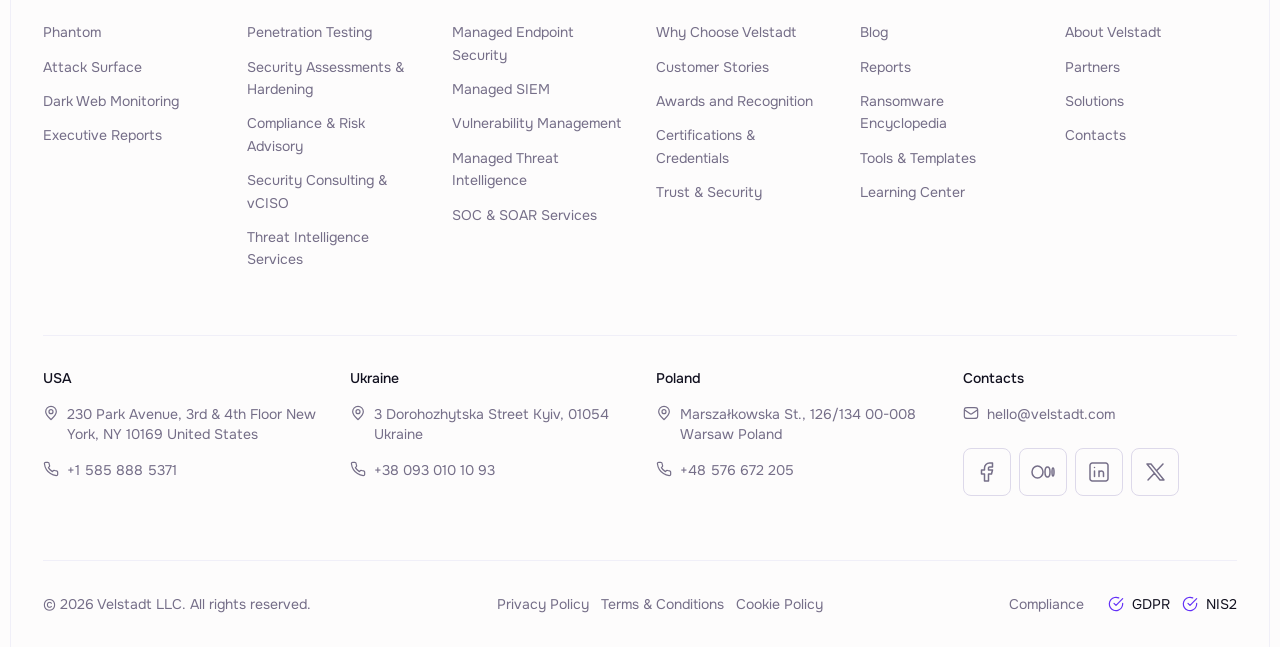
<file: blog.html>
<!DOCTYPE html>
<html lang="en">
<head>
    <meta charset="UTF-8">
    <meta name="viewport" content="width=device-width, initial-scale=1.0">
    <title>Blog</title>

    <link rel="stylesheet" href="libs/swiper/swiper.min.css">
    <link rel="stylesheet" href="css/styles.css">
</head>
<body>

    <header class="header">
        <div class="container header__container">
            <div class="header__menu">
                <a href="#" class="header__logo">
                    <img src="images/logo.svg" alt="logo">
                </a>
                <div class="header__nav-wrap">
                    <div class="header__nav-top"></div>
                    <nav class="header__nav">
                        <ul>
                            <li><a href="#" class="header__nav-link">Platform</a></li>
                            <li class="dropdown">
                                <a href="#" class="header__nav-link">
                                    <span>Services</span>
                                    <button class="dropdown__btn"></button>
                                </a>
                                <div class="dropdown__list-wrap">
                                    <div class="dropdown__list">
                                        <div class="award__card">
                                            <img src="images/award-badge.svg" alt="" class="award__card-img">
                                            <span class="award__card-name">Clutch</span>
                                            <span class="award__card-number">#7</span>
                                            <div class="award__card-footer">
                                                <div class="award__card-info">
            
                                                    <span class="award__card-title">Top Managed SIEM Services Company</span>
                                                    <span class="award__card-details">New York · 2025 · Top 1.2%</span>
                                                </div>
                                                <a href="#" class="link--arrow award__card-link">View ranking</a>
                                            </div>
                                        </div>
        
                                        <div class="dropdown__nav">

                                            <div class="dropdown__nav-item">
                                                <span class="dropdown__nav-title">Professional Services</span>
                                                <ul>
                                                    <li>
                                                        <a href="#" class="dropdown__link link--arrow arrow--center">
                                                            <span class="dropdown__link-title">Penetration Testing</span>
                                                        </a>
                                                    </li>
                                                    <li>
                                                        <a href="#" class="dropdown__link link--arrow arrow--center">
                                                            <span class="dropdown__link-title">Security Assessments & Hardening</span>
                                                        </a>
                                                    </li>
                                                    <li>
                                                        <a href="#" class="dropdown__link link--arrow arrow--center">
                                                            <span class="dropdown__link-title">Compliance & Risk Advisory</span>
                                                        </a>
                                                    </li>
                                                    <li>
                                                        <a href="#" class="dropdown__link link--arrow arrow--center">
                                                            <span class="dropdown__link-title">Security Consulting & vCISO</span>
                                                        </a>
                                                    </li>
                                                    <li>
                                                        <a href="#" class="dropdown__link link--arrow arrow--center">
                                                            <span class="dropdown__link-title">Threat Intelligence Services</span>
                                                        </a>
                                                    </li>
                                                    <li>
                                                        <a href="#" class="dropdown__link link--arrow arrow--center">
                                                            <span class="dropdown__link-title">Incident Response & Readiness</span>
                                                        </a>
                                                    </li>
                                                    <li>
                                                        <a href="#" class="dropdown__link link--arrow arrow--center">
                                                            <span class="dropdown__link-title">AI Security Assessments</span>
                                                        </a>
                                                    </li>
                                                </ul>
                                            </div>
                                            
                                            <div class="dropdown__nav-item">
                                                <span class="dropdown__nav-title">Managed Security Services</span>
                                                <ul>
                                                    <li>
                                                        <a href="#" class="dropdown__link link--arrow arrow--center">
                                                            <span class="dropdown__link-title">Managed Endpoint Security</span>
                                                        </a>
                                                    </li>
                                                    <li>
                                                        <a href="#" class="dropdown__link link--arrow arrow--center">
                                                            <span class="dropdown__link-title">Managed SIEM</span>
                                                        </a>
                                                    </li>
                                                    <li>
                                                        <a href="#" class="dropdown__link link--arrow arrow--center">
                                                            <span class="dropdown__link-title">Managed Vulnerability Management</span>
                                                        </a>
                                                    </li>
                                                    <li>
                                                        <a href="#" class="dropdown__link link--arrow arrow--center">
                                                            <span class="dropdown__link-title">Managed Threat Intelligence</span>
                                                        </a>
                                                    </li>
                                                    <li>
                                                        <a href="#" class="dropdown__link link--arrow arrow--center">
                                                            <span class="dropdown__link-title">External Attack Surface Monitoring</span>
                                                        </a>
                                                    </li>
                                                    <li>
                                                        <a href="#" class="dropdown__link link--arrow arrow--center">
                                                            <span class="dropdown__link-title">Security Automation & SOAR Services</span>
                                                        </a>
                                                    </li>
                                                    <li>
                                                        <a href="#" class="dropdown__link link--arrow arrow--center">
                                                            <span class="dropdown__link-title">SOC as a Service / Co-managed SOC</span>
                                                        </a>
                                                    </li>
                                                </ul>
                                            </div>
                                        </div>
                                    </div>
                                </div>
                            </li>
                            <li class="dropdown">
                                <a href="#" class="header__nav-link">
                                    <span>Solutions</span>
                                    <button class="dropdown__btn"></button>
                                </a>
                                <div class="dropdown__list-wrap">
                                    <div class="dropdown__list">

                                        <div class="dropdown__tabs">
                                            <div class="dropdown__tabs-list">
                                                <span class="dropdown__tabs-title">Solutions</span>
                                                <ul>
                                                    <li><button class="dropdown__link active">
                                                        <span class="dropdown__link-title">For Industries</span></button>
                                                    </li>
                                                    <li><button class="dropdown__link">
                                                        <span class="dropdown__link-title">For Roles</span></button>
                                                    </li>
                                                </ul>
                                            </div>

                                            <div class="award__card">
                                                <img src="images/awards/g2-high-performer-2026-badge.svg" alt="g2">
                                                <div class="award__card-description">
                                                    <span class="award__card-title">High Performer</span>
                                                    <span class="award__card-subtitle">G2 · 2026</span>
                                                </div>
                                            </div>
                                        </div>

                                        <div class="dropdown__nav active">
                                            <div class="dropdown__nav-item">
                                                <span class="dropdown__nav-title">Explore Velstadt</span>
                                                <ul>
                                                    <li>
                                                        <a href="#" class="dropdown__link link--arrow arrow--center">
                                                            <span class="dropdown__link-title">SaaS & Technology</span>
                                                            <span class="dropdown__link-description">Protect products, cloud infrastructure, and customer data.</span>
                                                        </a>
                                                    </li>
                                                    <li>
                                                        <a href="#" class="dropdown__link link--arrow arrow--center">
                                                            <span class="dropdown__link-title">Retail & E-commerce</span>
                                                            <span class="dropdown__link-description">Secure payments, identities, and customer journeys.</span>
                                                        </a>
                                                    </li>
                                                    <li>
                                                        <a href="#" class="dropdown__link link--arrow arrow--center">
                                                            <span class="dropdown__link-title">Financial Services & Fintech</span>
                                                            <span class="dropdown__link-description">Address fraud, regulation, and third-party risk.</span>
                                                        </a>
                                                    </li>
                                                    <li>
                                                        <a href="#" class="dropdown__link link--arrow arrow--center">
                                                            <span class="dropdown__link-title">Government & Public Sector</span>
                                                            <span class="dropdown__link-description">Strengthen public services, controls, and resilience.</span>
                                                        </a>
                                                    </li>
                                                    <li>
                                                        <a href="#" class="dropdown__link link--arrow arrow--center">
                                                            <span class="dropdown__link-title">Healthcare</span>
                                                            <span class="dropdown__link-description">Secure patient data, clinical systems, and suppliers.</span>
                                                        </a>
                                                    </li>
                                                    <li>
                                                        <a href="#" class="dropdown__link link--arrow arrow--center">
                                                            <span class="dropdown__link-title">Defense & Military Technology</span>
                                                            <span class="dropdown__link-description">Protect sensitive technology and mission-critical environments.</span>
                                                        </a>
                                                    </li>
                                                    <li>
                                                        <a href="#" class="dropdown__link link--arrow arrow--center">
                                                            <span class="dropdown__link-title">Transportation and Logistics</span>
                                                            <span class="dropdown__link-description">Protect distributed operations and digital supply chains.</span>
                                                        </a>
                                                    </li>
                                                </ul>
                                            </div>
                                        </div>
        
                                        <div class="dropdown__nav">
                                            <div class="dropdown__nav-item">
                                                <span class="dropdown__nav-title">Explore Velstadt</span>
                                                <ul>
                                                    <li>
                                                        <a href="#" class="dropdown__link link--arrow arrow--center">
                                                            <span class="dropdown__link-title">For CISOs & Security Leaders</span>
                                                            <span class="dropdown__link-description">Prioritize risk and build an executable security roadmap.</span>
                                                        </a>
                                                    </li>
                                                    <li>
                                                        <a href="#" class="dropdown__link link--arrow arrow--center">
                                                            <span class="dropdown__link-title">For CEOs & Business Owners</span>
                                                            <span class="dropdown__link-description">Understand material risk and investment priorities.</span>
                                                        </a>
                                                    </li>
                                                    <li>
                                                        <a href="#" class="dropdown__link link--arrow arrow--center">
                                                            <span class="dropdown__link-title">For CTOs & Engineering Leaders</span>
                                                            <span class="dropdown__link-description">Embed security without slowing product and cloud delivery.</span>
                                                        </a>
                                                    </li>
                                                    <li>
                                                        <a href="#" class="dropdown__link link--arrow arrow--center">
                                                            <span class="dropdown__link-title">For Compliance & Risk Teams</span>
                                                            <span class="dropdown__link-description">Connect requirements with controls and technical evidence.</span>
                                                        </a>
                                                    </li>
                                                    <li>
                                                        <a href="#" class="dropdown__link link--arrow arrow--center">
                                                            <span class="dropdown__link-title">For SOC & Threat Intelligence Teams</span>
                                                            <span class="dropdown__link-description">Turn external signals into investigations and response priorities.</span>
                                                        </a>
                                                    </li>
                                                </ul>
                                            </div>
                                        </div>
    
                                    </div>
                                </div>
                            </li>
                            <li class="dropdown">
                                <a href="#" class="header__nav-link">
                                    <span>Why Velstadt</span>
                                    <button class="dropdown__btn"></button>
                                </a>
                                <div class="dropdown__list-wrap">
                                    <div class="dropdown__list">
                                        <a href="#" class="customer__card">
                                            <p class="customer__card-quote">“Velstadt helps us understand external risks earlier and respond faster.”</p>
                                            <div class="customer__card-info">
                                                <span class="customer__card-issue">11,000+</span>
                                                <span class="customer__card-service">Sources monitored 24/7</span>
                                            </div>
                                            <div class="customer__card-footer">
                                                <span class="link--arrow">
                                                    <img src="images/partners/Nova-post.svg" alt="" class="customer__card-logo">
                                                </span>
                                            </div>
                                        </a>
        
                                        <div class="dropdown__nav">
                                            <div class="dropdown__nav-item">
                                                <span class="dropdown__nav-title">Why Velstadt</span>
                                                <ul>
                                                    <li>
                                                        <a href="#" class="dropdown__link link--arrow arrow--center">
                                                            <span class="dropdown__link-title">Why Choose Velstadt</span>
                                                            <span class="dropdown__link-description">See what makes our security expertise, technology, and delivery approach different.</span>
                                                        </a>
                                                    </li>
                                                    <li>
                                                        <a href="#" class="dropdown__link link--arrow arrow--center">
                                                            <span class="dropdown__link-title">Customer Stories</span>
                                                            <span class="dropdown__link-description">Explore how organizations solve real security challenges with Velstadt.</span>
                                                        </a>
                                                    </li>
                                                    <li>
                                                        <a href="#" class="dropdown__link link--arrow arrow--center">
                                                            <span class="dropdown__link-title">Compare</span>
                                                            <span class="dropdown__link-description">Compare Velstadt with other cybersecurity solutions and delivery models.</span>
                                                        </a>
                                                    </li>
                                                </ul>
                                            </div>
                                            <div class="dropdown__nav-item">
                                                <span class="dropdown__nav-title">Proof & Trust</span>
                                                <ul>
                                                    <li>
                                                        <a href="#" class="dropdown__link link--arrow arrow--center">
                                                            <span class="dropdown__link-title">Industry Expertise</span>
                                                            <span class="dropdown__link-description">Explore our experience across regulated and security-critical industries.</span>
                                                        </a>
                                                    </li>
                                                    <li>
                                                        <a href="#" class="dropdown__link link--arrow arrow--center">
                                                            <span class="dropdown__link-title">Awards & Recognition</span>
                                                            <span class="dropdown__link-description">View independent awards and rankings recognizing our expertise.</span>
                                                        </a>
                                                    </li>
                                                    <li>
                                                        <a href="#" class="dropdown__link link--arrow arrow--center">
                                                            <span class="dropdown__link-title">Certifications & Credentials</span>
                                                            <span class="dropdown__link-description">Review the professional and company credentials behind our work.</span>
                                                        </a>
                                                    </li>
                                                    <li>
                                                        <a href="#" class="dropdown__link link--arrow arrow--center">
                                                            <span class="dropdown__link-title">Trust & Security</span>
                                                            <span class="dropdown__link-description">Learn how Velstadt protects data, manages risk, and supports compliance.</span>
                                                        </a>
                                                    </li>
                                                </ul>
                                            </div>
                                        </div>
                                    </div>
                                </div>
                            </li>
                            <li class="dropdown">
                                <a href="#" class="header__nav-link">
                                    <span>Resources</span>
                                    <button class="dropdown__btn"></button>
                                </a>
                                <div class="dropdown__list-wrap">
                                    <div class="dropdown__list">
                                        <div class="award__card">
                                            <img src="images/awards/clutch-top-dark-web-2025-badge.svg" alt="" class="award__card-img">
                                            <span class="award__card-name">Clutch</span>
                                            <span class="award__card-number">#2</span>
                                            <div class="award__card-footer">
                                                <div class="award__card-info">
            
                                                    <span class="award__card-title">Dark Web Monitoring</span>
                                                    <span class="award__card-details">New York · 2025 · Top 1.3%</span>
                                                </div>
                                                <a href="#" class="link--arrow award__card-link">View ranking</a>
                                            </div>
                                        </div>
        
                                        <div class="dropdown__nav">
                                            <div class="dropdown__nav-item">
                                                <span class="dropdown__nav-title">Resources</span>
                                                <ul>
                                                    <li>
                                                        <a href="#" class="dropdown__link link--arrow arrow--center">
                                                            <span class="dropdown__link-title">Blog</span>
                                                            <span class="dropdown__link-description">Insights and perspectives from Velstadt experts</span>
                                                        </a>
                                                    </li>
                                                    <li>
                                                        <a href="#" class="dropdown__link link--arrow arrow--center">
                                                            <span class="dropdown__link-title">Ransomware Encyclopedia</span>
                                                            <span class="dropdown__link-description">Profiles of ransomware groups, tactics, and business impact.</span>
                                                        </a>
                                                    </li>
                                                    <li>
                                                        <a href="#" class="dropdown__link link--arrow arrow--center">
                                                            <span class="dropdown__link-title">Tools & Templates</span>
                                                            <span class="dropdown__link-description">Practical resources for security planning and operations.</span>
                                                        </a>
                                                    </li>
                                                    <li>
                                                        <a href="#" class="dropdown__link link--arrow arrow--center">
                                                            <span class="dropdown__link-title">Reports</span>
                                                            <span class="dropdown__link-description">Research and guidance for security decisions</span>
                                                        </a>
                                                    </li>
                                                    <li>
                                                        <a href="#" class="dropdown__link link--arrow arrow--center">
                                                            <span class="dropdown__link-title">Case Studies</span>
                                                            <span class="dropdown__link-description">Real-world examples of security challenges and outcomes.</span>
                                                        </a>
                                                    </li>
                                                    <li>
                                                        <a href="#" class="dropdown__link link--arrow arrow--center">
                                                            <span class="dropdown__link-title">Cybersecurity Learning Center</span>
                                                            <span class="dropdown__link-description">Clear explanations of essential cybersecurity topics.</span>
                                                        </a>
                                                    </li>
                                                </ul>
                                            </div>
                                        </div>
                                    </div>
                                </div>
                            </li>
                            <li><a href="#" class="header__nav-link">Partners</a></li>
                        </ul>
                    </nav>
                    <div class="header__nav-footer">
                        <a href="#" class="header__link header__link-mobile icon icon--alert">Active incident?</a>
                        <div class="header__buttons header__buttons--mobile">
                            <a href="#" class="btn">Sing in</a>
                            <a href="#" class="btn btn--primary">Request a demo</a>
                        </div>
                    </div>
                </div>
                <a href="#" class="header__link header__link-desktop icon icon--alert">Active incident?</a>
                <div class="header__buttons header__buttons--desktop">
                    <a href="#" class="btn">Sing in</a>
                    <a href="#" class="btn btn--primary">Request a demo</a>
                </div>
                <button class="header__mobile-btn">
                    <span></span>
                    <span></span>
                    <span></span>
                </button>
            </div>
        </div>
    </header>

    <section class="page blog__page">

        <div class="header__duplicate header__duplicate--dark">
            <div class="container header__duplicate-container section__lines"></div>
        </div>

        <div class="section__header">
            <div class="container section__header-container section__lines">
                <div class="section__header-left">
                    <h2 class="h3 section__subtitle">Velstadt Blog</h2>
                    <h1 class="h2 section__title">Cybersecurity insights that matter</h1>
                    <p>Research, threat trends, and practical guidance from specialists who connect technical findings with business context</p>
                </div>
                <div class="section__header-right">
                    <span class="section__header-description">Research · Analysis · Guidance</span>
                    <a href="#" class="rss">RSS feed</a>
                </div>
            </div>
        </div>

        <div class="blog__main">
            <div class="blog__main-container container section__lines">
                <div class="blog__main-left">
                    <a href="#">
                        <img src="images/post-card1.svg" alt="">
                    </a>
                </div>
                <div class="blog__main-right">
                    <span class="blog__main-category">Threat Research</span>
                    <h2 class="h2 blog__main-title"><a href="#">U.S. Ransomware Threat Landscape: H1 2026</a></h2>
                    <p>New analysis of 3,668 ransomware and data extortion victim records, including the sectors, geographies, and response priorities security leaders should understand.</p>
                    <div class="blog__main-details">
                        <span class="blog__main-details-icon">VR</span>
                        <div class="blog__main-details-col">
                            <span class="blog__main-details-name">Velstadt Research Team</span>
                            <span class="blog__main-details-date">July 31, 2026 · 11 min read</span>
                        </div>
                    </div>
                </div>
            </div>
        </div>

        <div class="blog__filter">
            <div class="blog__filter-container container section__lines">
                <div class="blog__filter-category-wrap">
                    <div class="blog__filter-category">
                        <ul>
                            <li><a href="#" class="active">All categories</a></li>
                            <li><a href="#">Threat Research</a></li>
                            <li><a href="#">Threat Intelligence</a></li>
                            <li><a href="#">Penetration Testing</a></li>
                            <li><a href="#">Security Operations</a></li>
                            <li><a href="#">Compliance</a></li>
                            <li><a href="#">Cybersecurity Strategy</a></li>
                            <li><a href="#">Company News</a></li>
                        </ul>
                    </div>
                </div>
            </div>
        </div>

        <div class="blog__grid">

            <div class="blog__grid-container container section__lines">

                <div class="blog__grid-card">
                    <a href="#" class="blog__grid-card-img">
                        <img src="images/post-card1.svg" alt="">
                    </a>
                    <span class="blog__grid-card-category">Penetration Testing</span>
                    <div class="blog__grid-card-content">
                        <h3 class="h3 blog__grid-card-title"><a href="#">Universal OTP to 0-Click Account Takeover</a></h3>
                        <p>How a static verification code bypassed authentication during a real penetration testing engagement.</p>
                    </div>
                    <div class="blog__grid-card-details">
                        <span class="blog__grid-card-details-icon">OS</span>
                        <div class="blog__grid-card-details-col">
                            <span class="blog__grid-card-details-name">Offensive Security Team</span>
                            <span class="blog__grid-card-details-date">August 13, 2026 · 9 min read</span>
                        </div>
                    </div>
                </div>

                <div class="blog__grid-card">
                    <a href="#" class="blog__grid-card-img">
                        <img src="images/post-card3.svg" alt="">
                    </a>
                    <span class="blog__grid-card-category">Threat Research</span>
                    <div class="blog__grid-card-content">
                        <h3 class="h3 blog__grid-card-title"><a href="#">U.S. Ransomware Threat Landscape: H1 2026</a></h3>
                        <p>What 3,668 observed victim records reveal about exposure, geography, and defensive priorities.</p>
                    </div>
                    <div class="blog__grid-card-details">
                        <span class="blog__grid-card-details-icon">VR</span>
                        <div class="blog__grid-card-details-col">
                            <span class="blog__grid-card-details-name">Velstadt Research Team</span>
                            <span class="blog__grid-card-details-date">July 31, 2026 · 11 min read</span>
                        </div>
                    </div>
                </div>

                <div class="blog__grid-card">
                    <a href="#" class="blog__grid-card-img">
                        <img src="images/post-card2.svg" alt="">
                    </a>
                    <span class="blog__grid-card-category">Cybersecurity Strategy</span>
                    <div class="blog__grid-card-content">
                        <h3 class="h3 blog__grid-card-title"><a href="#">Virtual CISO: Strengthening Cyber Resilience Amid a Talent Shortage</a></h3>
                        <p>A practical operating model for organizations that need strategic security leadership without a full-time CISO.</p>
                    </div>
                    <div class="blog__grid-card-details">
                        <span class="blog__grid-card-details-icon">SA</span>
                        <div class="blog__grid-card-details-col">
                            <span class="blog__grid-card-details-name">Security Advisory Team</span>
                            <span class="blog__grid-card-details-date">July 22, 2026 · 9 min read</span>
                        </div>
                    </div>
                </div>

                <div class="blog__grid-card">
                    <a href="#" class="blog__grid-card-img">
                        <img src="images/post-card1.svg" alt="">
                    </a>
                    <span class="blog__grid-card-category">Threat Research</span>
                    <div class="blog__grid-card-content">
                        <h3 class="h3 blog__grid-card-title"><a href="#">From Exposed elFinder to Remote Code Execution</a></h3>
                        <p>An anonymized case study tracing an unauthenticated file manager to full server compromise.</p>
                    </div>
                    <div class="blog__grid-card-details">
                        <span class="blog__grid-card-details-icon">OS</span>
                        <div class="blog__grid-card-details-col">
                            <span class="blog__grid-card-details-name">Offensive Security Team</span>
                            <span class="blog__grid-card-details-date">July 10, 2026 · 13 min read</span>
                        </div>
                    </div>
                </div>

                <div class="blog__grid-card">
                    <a href="#" class="blog__grid-card-img">
                        <img src="images/post-card3.svg" alt="">
                    </a>
                    <span class="blog__grid-card-category">Threat Research</span>
                    <div class="blog__grid-card-content">
                        <h3 class="h3 blog__grid-card-title"><a href="#">Exposed WSO2 SOAP Services and Path Traversal</a></h3>
                        <p>Why service discovery, weak access control, and unsafe file handling create a direct path to sensitive systems.</p>
                    </div>
                    <div class="blog__grid-card-details">
                        <span class="blog__grid-card-details-icon">OS</span>
                        <div class="blog__grid-card-details-col">
                            <span class="blog__grid-card-details-name">Offensive Security Team</span>
                            <span class="blog__grid-card-details-date">July 1, 2026 · 11 min read</span>
                        </div>
                    </div>
                </div>

                <div class="blog__grid-card">
                    <a href="#" class="blog__grid-card-img">
                        <img src="images/post-card2.svg" alt="">
                    </a>
                    <span class="blog__grid-card-category">Cybersecurity Strategy</span>
                    <div class="blog__grid-card-content">
                        <h3 class="h3 blog__grid-card-title"><a href="#">Ransomware Access Brokers: Signals Before the Incident</a></h3>
                        <p>Early indicators that can help defenders identify access-for-sale activity before it becomes an extortion event.</p>
                    </div>
                    <div class="blog__grid-card-details">
                        <span class="blog__grid-card-details-icon">VE</span>
                        <div class="blog__grid-card-details-col">
                            <span class="blog__grid-card-details-name">Velstadt Editorial</span>
                            <span class="blog__grid-card-details-date">May 5, 2026 · 28 min read</span>
                        </div>
                    </div>
                </div>

            </div>

            <div class="container section__lines">
                <div class="blog__pagination">
                    <div class="blog__pagination-group">
                        <a href="#" class="blog__pagination-link blog__pagination-link-start"></a>
                        <a href="#" class="blog__pagination-link blog__pagination-link-prev"></a>
                    </div>
                    <ul>
                        <li><a href="#" class="blog__pagination-link active">1</a></li>
                        <li><a href="#" class="blog__pagination-link">2</a></li>
                        <li><a href="#" class="blog__pagination-link">3</a></li>
                        <li><span class="blog__pagination-link">...</span></li>
                        <li><a href="#" class="blog__pagination-link">8</a></li>
                        <li><a href="#" class="blog__pagination-link">9</a></li>
                        <li><a href="#" class="blog__pagination-link">10</a></li>
                    </ul>
                    <div class="blog__pagination-group">
                        <a href="#" class="blog__pagination-link blog__pagination-link-next"></a>
                        <a href="#" class="blog__pagination-link blog__pagination-link-end"></a>
                    </div>
                </div>
            </div>

        </div>

    </section>

    <section class="section resources">
        <div class="section__header">
            <div class="container section__header-container section__lines">
                <div class="section__header-left">
                    <h3 class="h3 section__subtitle">Reports and Research</h3>
                    <h2 class="h2 section__title">Intelligence for your next decision</h2>
                </div>
                <div class="section__header-right">
                    <p>Proprietary intelligence for security leaders, technical teams, and executives—based on what Velstadt observes in real-world operations.</p>
                </div>
            </div>
        </div>
        <div class="container section__lines swiper resources__swiper">
            <div class="swiper-wrapper">
                <div class="resources__card swiper-slide">
                    <a href="#" class="resources__card-preview">
                        <span class="resources__card-badge">Threat Research</span>
                        <img src="images/book-cover-alt.svg" alt="" class="resources__card-img">
                    </a>
                    <div class="resources__card-details">
                        <h3 class="h3 resources__card-title">APT Threat Assessment</h3>
                        <p class="resources__card-description">Assessment of active groups’ tactics, infrastructure, and objectives.</p>
                        <div class="resources__card-info">
                            <span class="resources__card-author">Velstadt Research</span>
                            <span class="resources__card-date">September 31, 2026</span>
                        </div>
                    </div>
                </div>
                <div class="resources__card swiper-slide">
                    <a href="#" class="resources__card-preview">
                        <span class="resources__card-badge">Threat Research</span>
                        <img src="images/book-cover-alt-2.svg" alt="" class="resources__card-img">
                    </a>
                    <div class="resources__card-details">
                        <h3 class="h3 resources__card-title">Ransomware Threat Landscape</h3>
                        <p class="resources__card-description">Key changes in the ransomware ecosystem and their business impact.</p>
                        <div class="resources__card-info">
                            <span class="resources__card-author">Velstadt Research</span>
                            <span class="resources__card-date">September 31, 2026</span>
                        </div>
                    </div>
                </div>
                <div class="resources__card swiper-slide">
                    <a href="#" class="resources__card-preview">
                        <span class="resources__card-badge">Threat Research</span>
                        <img src="images/book-cover-alt-3.svg" alt="" class="resources__card-img">
                    </a>
                    <div class="resources__card-details">
                        <h3 class="h3 resources__card-title">Compliance Checklist</h3>
                        <p class="resources__card-description">A practical readiness checklist for security control assessments.</p>
                        <div class="resources__card-info">
                            <span class="resources__card-author">Velstadt Research</span>
                            <span class="resources__card-date">September 31, 2026</span>
                        </div>
                    </div>
                </div>
            </div>
        </div>
    </section>
    
    <section class="section subs">
        <div class="container subs__container section__lines">
            <div class="subs__text">
                <h2 class="h2 subs__title">Velstadt Intelligence Brief</h2>
                <h3 class="h3 subs__subtitle">Monthly threat research, practical recommendations, and executive insights.</h3>
            </div>
            <form class="custom__form subs__form">
                <div class="custom__form-row subs__form-row">
                    <div class="subs__form-item custom__form-item">
                        <input type="text" id="email" name="email" placeholder="Email">
                        <label for="email">Email</label>
                    </div>
                    <button type="submit" class="btn btn--lg btn--primary">Subscribe </button>
                </div>
                <div class="custom__form-row acceptance subs__form-row">
                    <label class="custom__checkbox">
                        <input type="checkbox" class="checkbox">
                        <span class="checkmark"></span>
                    </label>
                    <p>I have read and accepted the Terms & Conditions and Privacy Policy</p>
                </div>
            </form>
        </div>
    </section>

    <footer class="footer">
        <div class="container footer__container section__lines">
            <div class="footer__top">
                <div class="footer__top-left">
                    <div class="footer__top-col">
                        <a href="#" class="footer__logo">
                            <img src="images/logo.svg" alt="">
                        </a>
                        <p>Protecting your digital life with modern cybersecurity solutions.</p>
                    </div>
                    <img src="images/badge-google.svg" alt="supported by Google" class="footer__top-badge">
                </div>
                <div class="footer__top-right">
                    <span class="footer__top-text">Talk to us in</span>
                    <div class="footer__top-buttons">
                        <a href="#" class="btn btn--icon"><span class="icon" style="background-image: url('images/icons/claude.svg');"></span>Claude</a>
                        <a href="#" class="btn btn--icon"><span class="icon" style="background-image: url('images/icons/gpt.svg');"></span>GPT</a>
                    </div>
                </div>
            </div>

            <div class="footer__mid">
                <div class="footer__mid-item">
                    <a href="#" class="footer__link">Platform</a>
                    <ul>
                        <li><a href="#">Phantom</a></li>
                        <li><a href="#">Attack Surface</a></li>
                        <li><a href="#">Dark Web Monitoring</a></li>
                        <li><a href="#">Executive Reports</a></li>
                    </ul>
                </div>
                <div class="footer__mid-item">
                    <a href="#" class="footer__link">Professional Services</a>
                    <ul>
                        <li><a href="#">Penetration Testing</a></li>
                        <li><a href="#">Security Assessments & Hardening</a></li>
                        <li><a href="#">Compliance & Risk Advisory</a></li>
                        <li><a href="#">Security Consulting & vCISO</a></li>
                        <li><a href="#">Threat Intelligence Services</a></li>
                    </ul>
                </div>
                <div class="footer__mid-item">
                    <a href="#" class="footer__link">Managed Security</a>
                    <ul>
                        <li><a href="#">Managed Endpoint Security</a></li>
                        <li><a href="#">Managed SIEM</a></li>
                        <li><a href="#">Vulnerability Management</a></li>
                        <li><a href="#">Managed Threat Intelligence</a></li>
                        <li><a href="#">SOC & SOAR Services</a></li>
                    </ul>
                </div>
                <div class="footer__mid-item">
                    <a href="#" class="footer__link">Why Velstadt</a>
                    <ul>
                        <li><a href="#">Why Choose Velstadt</a></li>
                        <li><a href="#">Customer Stories</a></li>
                        <li><a href="#">Awards and Recognition</a></li>
                        <li><a href="#">Certifications & Credentials</a></li>
                        <li><a href="#">Trust & Security</a></li>
                    </ul>
                </div>
                <div class="footer__mid-item">
                    <a href="#" class="footer__link">Resources</a>
                    <ul>
                        <li><a href="#">Blog</a></li>
                        <li><a href="#">Reports</a></li>
                        <li><a href="#">Ransomware Encyclopedia</a></li>
                        <li><a href="#">Tools & Templates</a></li>
                        <li><a href="#">Learning Center</a></li>
                    </ul>
                </div>
                <div class="footer__mid-item">
                    <a href="#" class="footer__link">Company</a>
                    <ul>
                        <li><a href="#">About Velstadt</a></li>
                        <li><a href="#">Partners</a></li>
                        <li><a href="#">Solutions</a></li>
                        <li><a href="#">Contacts</a></li>
                    </ul>
                </div>
            </div>

            <div class="footer__bot">
                <div class="footer__bot-item">
                    <h3 class="h3 footer__bot-title">USA</h3>
                    <ul>
                        <li><a href="#" class="footer__bot-link icon icon--pin">230 Park Avenue, 3rd & 4th Floor New York, NY 10169 United States</a></li>
                        <li><a href="tel:+15858885371" class="footer__bot-link icon icon--phone">+1 585 888 5371</a></li>
                    </ul>         
                </div>
                <div class="footer__bot-item">
                    <h3 class="h3 footer__bot-title">Ukraine</h3>
                    <ul>
                        <li><a href="#" class="footer__bot-link icon icon--pin">3 Dorohozhytska Street Kyiv, 01054 Ukraine</a></li>
                        <li><a href="tel:+15858885371" class="footer__bot-link icon icon--phone">+38 093 010 10 93</a></li>
                    </ul>         
                </div>
                <div class="footer__bot-item">
                    <h3 class="h3 footer__bot-title">Poland</h3>
                    <ul>
                        <li><a href="#" class="footer__bot-link icon icon--pin">Marszałkowska St., 126/134 00-008 Warsaw Poland</a></li>
                        <li><a href="tel:+15858885371" class="footer__bot-link icon icon--phone">+48 576 672 205</a></li>
                    </ul>         
                </div>
                <div class="footer__bot-item">
                    <h3 class="h3 footer__bot-title">Contacts</h3>
                    <ul>
                        <li><a href="mailto:hello@velstadt.com" class="footer__bot-link icon icon--email">hello@velstadt.com</a></li>
                    </ul>
                    <div class="footer__socials">
                        <ul>
                            <li>
                                <a href="#" class="social__link">
                                    <span style="mask-image: url(images/icons/facebook.svg);"></span>
                                </a>
                            </li>
                            <li>
                                <a href="#" class="social__link">
                                    <span style="mask-image: url(images/icons/medium.svg);"></span>
                                </a>
                            </li>
                            <li>
                                <a href="#" class="social__link">
                                    <span style="mask-image: url(images/icons/linkedin.svg);"></span>
                                </a>
                            </li>
                            <li>
                                <a href="#" class="social__link">
                                    <span style="mask-image: url(images/icons/twitter.svg);"></span>
                                </a>
                            </li>
                        </ul>
                    </div>        
                </div>
            </div>

            <div class="footer__copyright">
                <span class="copyright">© 2026 Velstadt LLC. All rights reserved.</span>
                <nav class="copyright__nav">
                    <ul>
                        <li><a href="#">Privacy Policy</a></li>
                        <li><a href="#">Terms & Conditions</a></li>
                        <li><a href="#">Cookie Policy</a></li>
                    </ul>
                </nav>
                <div class="compliance">
                    <span>Compliance</span>
                    <ul>
                        <li>GDPR</li>
                        <li>NIS2</li>
                    </ul>
                </div>
            </div>
        </div>
    </footer> 

    <script src="libs/swiper/swiper.min.js"></script>
    <script src="js/scripts.js"></script>
</body>
</html>
</file>
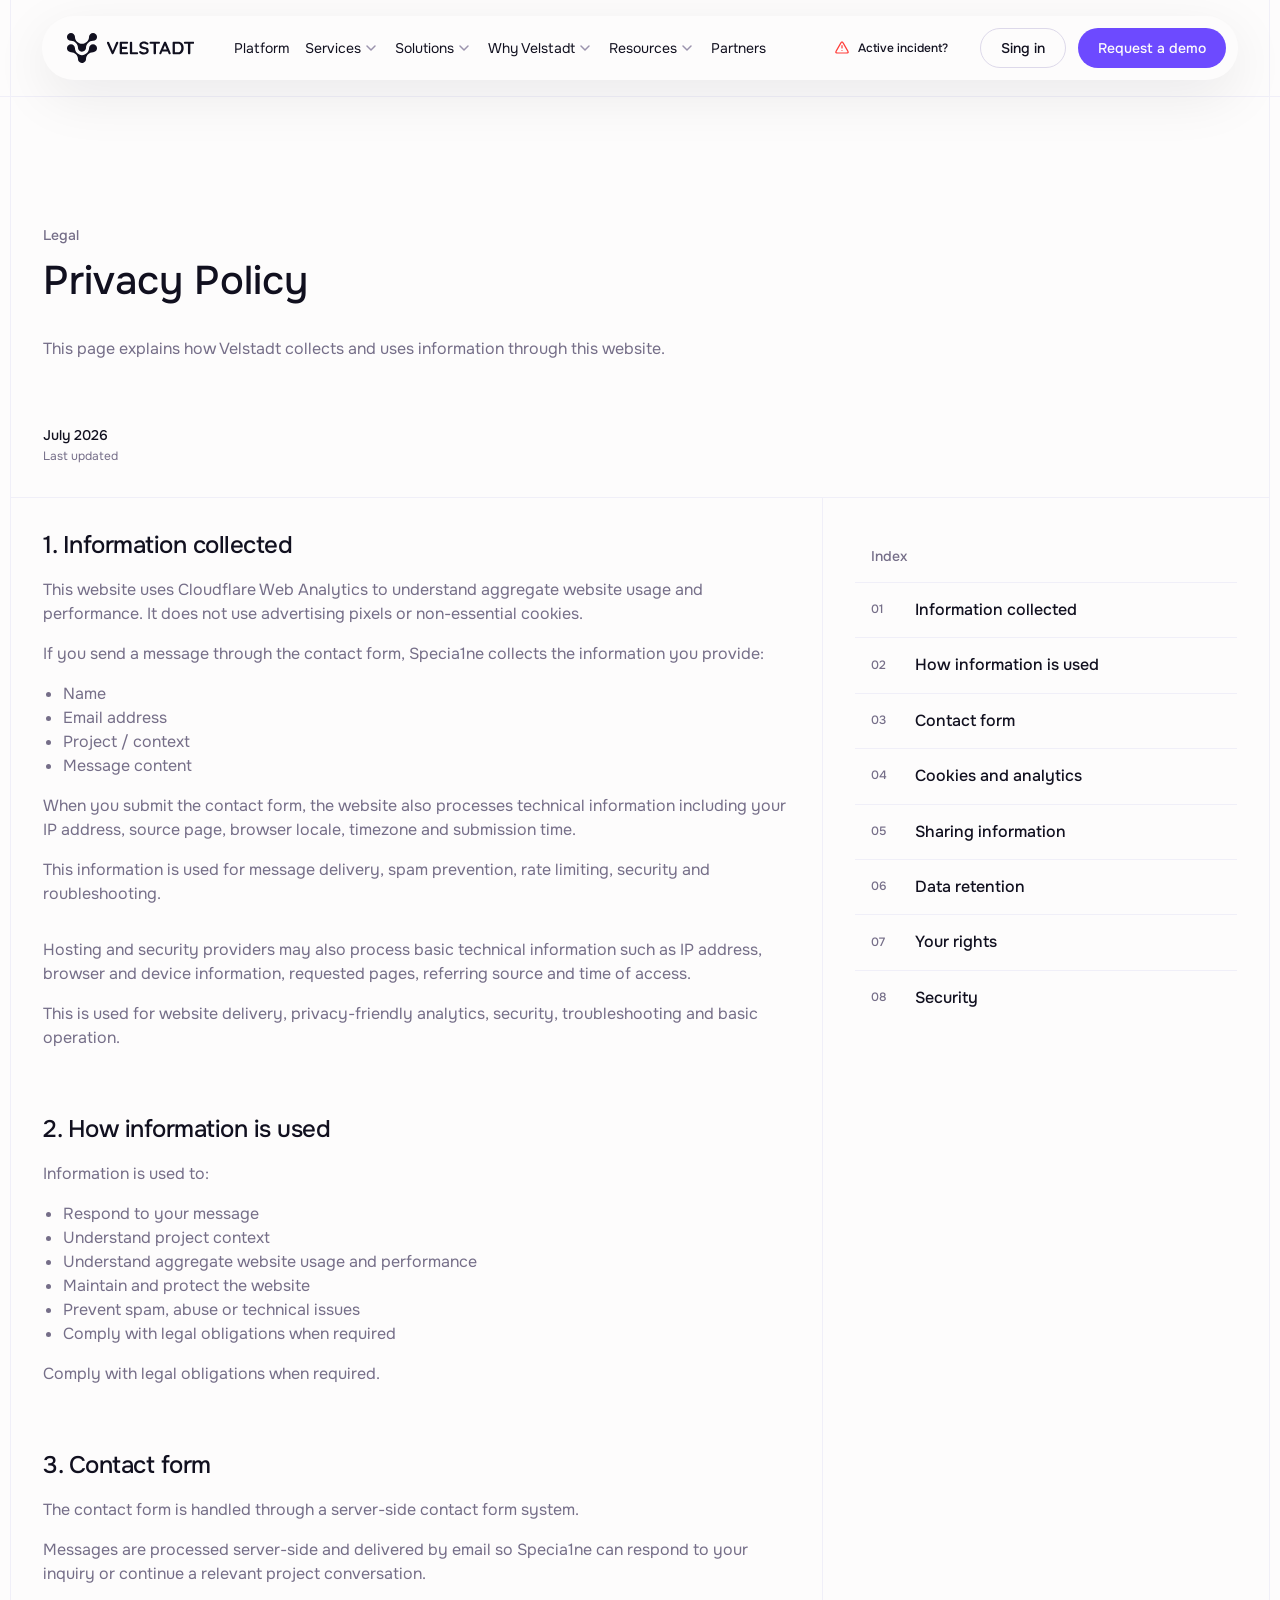
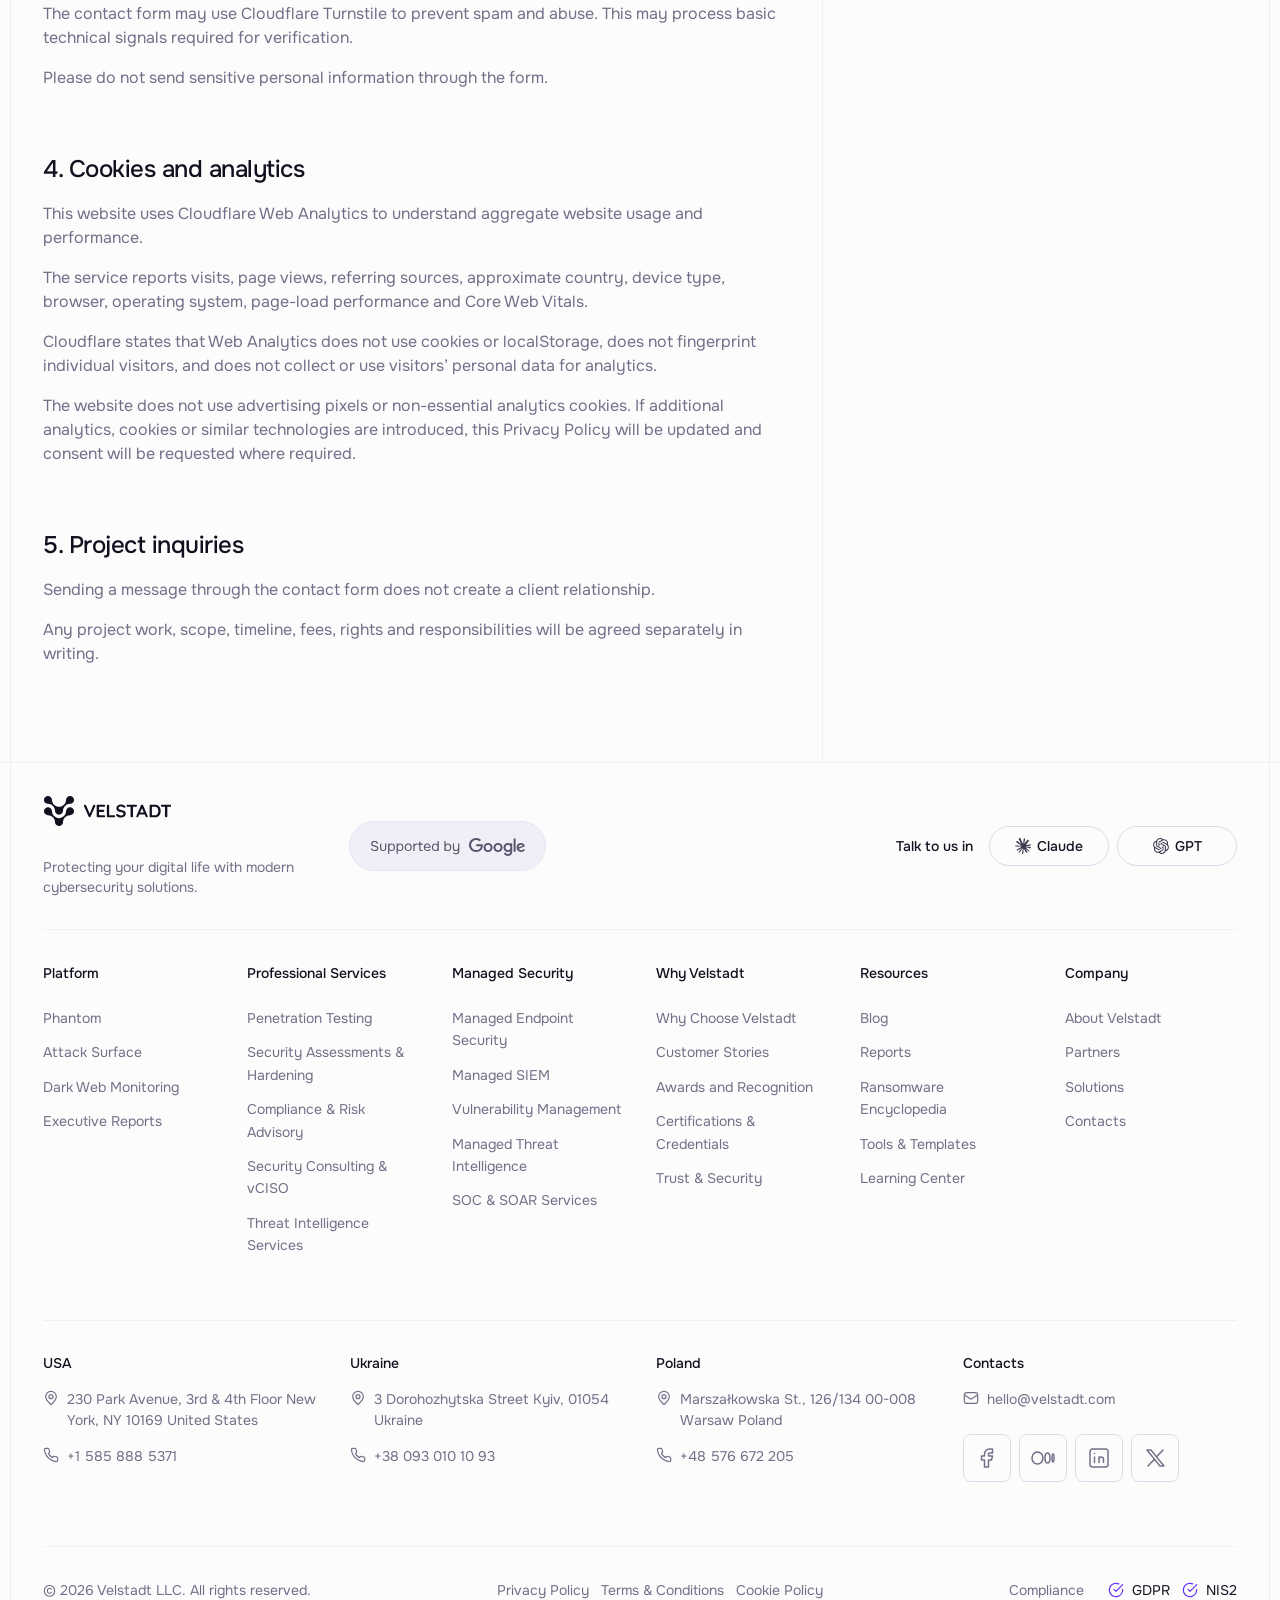
<file: page.html>
<!DOCTYPE html>
<html lang="en">
<head>
    <meta charset="UTF-8">
    <meta name="viewport" content="width=device-width, initial-scale=1.0">
    <title>Document</title>

    <link rel="stylesheet" href="libs/swiper/swiper.min.css">
    <link rel="stylesheet" href="css/styles.css">
</head>
<body>

    <header class="header">
        <div class="container header__container">
            <div class="header__menu">
                <a href="#" class="header__logo">
                    <img src="images/logo.svg" alt="logo">
                </a>
                <div class="header__nav-wrap">
                    <div class="header__nav-top"></div>
                    <nav class="header__nav">
                        <ul>
                            <li><a href="#" class="header__nav-link">Platform</a></li>
                            <li class="dropdown">
                                <a href="#" class="header__nav-link">
                                    <span>Services</span>
                                    <button class="dropdown__btn"></button>
                                </a>
                                <div class="dropdown__list-wrap">
                                    <div class="dropdown__list">
                                        <div class="award__card">
                                            <img src="images/award-badge.svg" alt="" class="award__card-img">
                                            <span class="award__card-name">Clutch</span>
                                            <span class="award__card-number">#7</span>
                                            <div class="award__card-footer">
                                                <div class="award__card-info">
            
                                                    <span class="award__card-title">Top Managed SIEM Services Company</span>
                                                    <span class="award__card-details">New York · 2025 · Top 1.2%</span>
                                                </div>
                                                <a href="#" class="link--arrow award__card-link">View ranking</a>
                                            </div>
                                        </div>
        
                                        <div class="dropdown__nav">

                                            <div class="dropdown__nav-item">
                                                <span class="dropdown__nav-title">Professional Services</span>
                                                <ul>
                                                    <li>
                                                        <a href="#" class="dropdown__link link--arrow arrow--center">
                                                            <span class="dropdown__link-title">Penetration Testing</span>
                                                        </a>
                                                    </li>
                                                    <li>
                                                        <a href="#" class="dropdown__link link--arrow arrow--center">
                                                            <span class="dropdown__link-title">Security Assessments & Hardening</span>
                                                        </a>
                                                    </li>
                                                    <li>
                                                        <a href="#" class="dropdown__link link--arrow arrow--center">
                                                            <span class="dropdown__link-title">Compliance & Risk Advisory</span>
                                                        </a>
                                                    </li>
                                                    <li>
                                                        <a href="#" class="dropdown__link link--arrow arrow--center">
                                                            <span class="dropdown__link-title">Security Consulting & vCISO</span>
                                                        </a>
                                                    </li>
                                                    <li>
                                                        <a href="#" class="dropdown__link link--arrow arrow--center">
                                                            <span class="dropdown__link-title">Threat Intelligence Services</span>
                                                        </a>
                                                    </li>
                                                    <li>
                                                        <a href="#" class="dropdown__link link--arrow arrow--center">
                                                            <span class="dropdown__link-title">Incident Response & Readiness</span>
                                                        </a>
                                                    </li>
                                                    <li>
                                                        <a href="#" class="dropdown__link link--arrow arrow--center">
                                                            <span class="dropdown__link-title">AI Security Assessments</span>
                                                        </a>
                                                    </li>
                                                </ul>
                                            </div>
                                            
                                            <div class="dropdown__nav-item">
                                                <span class="dropdown__nav-title">Managed Security Services</span>
                                                <ul>
                                                    <li>
                                                        <a href="#" class="dropdown__link link--arrow arrow--center">
                                                            <span class="dropdown__link-title">Managed Endpoint Security</span>
                                                        </a>
                                                    </li>
                                                    <li>
                                                        <a href="#" class="dropdown__link link--arrow arrow--center">
                                                            <span class="dropdown__link-title">Managed SIEM</span>
                                                        </a>
                                                    </li>
                                                    <li>
                                                        <a href="#" class="dropdown__link link--arrow arrow--center">
                                                            <span class="dropdown__link-title">Managed Vulnerability Management</span>
                                                        </a>
                                                    </li>
                                                    <li>
                                                        <a href="#" class="dropdown__link link--arrow arrow--center">
                                                            <span class="dropdown__link-title">Managed Threat Intelligence</span>
                                                        </a>
                                                    </li>
                                                    <li>
                                                        <a href="#" class="dropdown__link link--arrow arrow--center">
                                                            <span class="dropdown__link-title">External Attack Surface Monitoring</span>
                                                        </a>
                                                    </li>
                                                    <li>
                                                        <a href="#" class="dropdown__link link--arrow arrow--center">
                                                            <span class="dropdown__link-title">Security Automation & SOAR Services</span>
                                                        </a>
                                                    </li>
                                                    <li>
                                                        <a href="#" class="dropdown__link link--arrow arrow--center">
                                                            <span class="dropdown__link-title">SOC as a Service / Co-managed SOC</span>
                                                        </a>
                                                    </li>
                                                </ul>
                                            </div>
                                        </div>
                                    </div>
                                </div>
                            </li>
                            <li class="dropdown">
                                <a href="#" class="header__nav-link">
                                    <span>Solutions</span>
                                    <button class="dropdown__btn"></button>
                                </a>
                                <div class="dropdown__list-wrap">
                                    <div class="dropdown__list">

                                        <div class="dropdown__tabs">
                                            <div class="dropdown__tabs-list">
                                                <span class="dropdown__tabs-title">Solutions</span>
                                                <ul>
                                                    <li><button class="dropdown__link active">
                                                        <span class="dropdown__link-title">For Industries</span></button>
                                                    </li>
                                                    <li><button class="dropdown__link">
                                                        <span class="dropdown__link-title">For Roles</span></button>
                                                    </li>
                                                </ul>
                                            </div>

                                            <div class="award__card">
                                                <img src="images/awards/g2-high-performer-2026-badge.svg" alt="g2">
                                                <div class="award__card-description">
                                                    <span class="award__card-title">High Performer</span>
                                                    <span class="award__card-subtitle">G2 · 2026</span>
                                                </div>
                                            </div>
                                        </div>

                                        <div class="dropdown__nav active">
                                            <div class="dropdown__nav-item">
                                                <span class="dropdown__nav-title">Explore Velstadt</span>
                                                <ul>
                                                    <li>
                                                        <a href="#" class="dropdown__link link--arrow arrow--center">
                                                            <span class="dropdown__link-title">SaaS & Technology</span>
                                                            <span class="dropdown__link-description">Protect products, cloud infrastructure, and customer data.</span>
                                                        </a>
                                                    </li>
                                                    <li>
                                                        <a href="#" class="dropdown__link link--arrow arrow--center">
                                                            <span class="dropdown__link-title">Retail & E-commerce</span>
                                                            <span class="dropdown__link-description">Secure payments, identities, and customer journeys.</span>
                                                        </a>
                                                    </li>
                                                    <li>
                                                        <a href="#" class="dropdown__link link--arrow arrow--center">
                                                            <span class="dropdown__link-title">Financial Services & Fintech</span>
                                                            <span class="dropdown__link-description">Address fraud, regulation, and third-party risk.</span>
                                                        </a>
                                                    </li>
                                                    <li>
                                                        <a href="#" class="dropdown__link link--arrow arrow--center">
                                                            <span class="dropdown__link-title">Government & Public Sector</span>
                                                            <span class="dropdown__link-description">Strengthen public services, controls, and resilience.</span>
                                                        </a>
                                                    </li>
                                                    <li>
                                                        <a href="#" class="dropdown__link link--arrow arrow--center">
                                                            <span class="dropdown__link-title">Healthcare</span>
                                                            <span class="dropdown__link-description">Secure patient data, clinical systems, and suppliers.</span>
                                                        </a>
                                                    </li>
                                                    <li>
                                                        <a href="#" class="dropdown__link link--arrow arrow--center">
                                                            <span class="dropdown__link-title">Defense & Military Technology</span>
                                                            <span class="dropdown__link-description">Protect sensitive technology and mission-critical environments.</span>
                                                        </a>
                                                    </li>
                                                    <li>
                                                        <a href="#" class="dropdown__link link--arrow arrow--center">
                                                            <span class="dropdown__link-title">Transportation and Logistics</span>
                                                            <span class="dropdown__link-description">Protect distributed operations and digital supply chains.</span>
                                                        </a>
                                                    </li>
                                                </ul>
                                            </div>
                                        </div>
        
                                        <div class="dropdown__nav">
                                            <div class="dropdown__nav-item">
                                                <span class="dropdown__nav-title">Explore Velstadt</span>
                                                <ul>
                                                    <li>
                                                        <a href="#" class="dropdown__link link--arrow arrow--center">
                                                            <span class="dropdown__link-title">For CISOs & Security Leaders</span>
                                                            <span class="dropdown__link-description">Prioritize risk and build an executable security roadmap.</span>
                                                        </a>
                                                    </li>
                                                    <li>
                                                        <a href="#" class="dropdown__link link--arrow arrow--center">
                                                            <span class="dropdown__link-title">For CEOs & Business Owners</span>
                                                            <span class="dropdown__link-description">Understand material risk and investment priorities.</span>
                                                        </a>
                                                    </li>
                                                    <li>
                                                        <a href="#" class="dropdown__link link--arrow arrow--center">
                                                            <span class="dropdown__link-title">For CTOs & Engineering Leaders</span>
                                                            <span class="dropdown__link-description">Embed security without slowing product and cloud delivery.</span>
                                                        </a>
                                                    </li>
                                                    <li>
                                                        <a href="#" class="dropdown__link link--arrow arrow--center">
                                                            <span class="dropdown__link-title">For Compliance & Risk Teams</span>
                                                            <span class="dropdown__link-description">Connect requirements with controls and technical evidence.</span>
                                                        </a>
                                                    </li>
                                                    <li>
                                                        <a href="#" class="dropdown__link link--arrow arrow--center">
                                                            <span class="dropdown__link-title">For SOC & Threat Intelligence Teams</span>
                                                            <span class="dropdown__link-description">Turn external signals into investigations and response priorities.</span>
                                                        </a>
                                                    </li>
                                                </ul>
                                            </div>
                                        </div>
    
                                    </div>
                                </div>
                            </li>
                            <li class="dropdown">
                                <a href="#" class="header__nav-link">
                                    <span>Why Velstadt</span>
                                    <button class="dropdown__btn"></button>
                                </a>
                                <div class="dropdown__list-wrap">
                                    <div class="dropdown__list">
                                        <a href="#" class="customer__card">
                                            <p class="customer__card-quote">“Velstadt helps us understand external risks earlier and respond faster.”</p>
                                            <div class="customer__card-info">
                                                <span class="customer__card-issue">11,000+</span>
                                                <span class="customer__card-service">Sources monitored 24/7</span>
                                            </div>
                                            <div class="customer__card-footer">
                                                <span class="link--arrow">
                                                    <img src="images/partners/Nova-post.svg" alt="" class="customer__card-logo">
                                                </span>
                                            </div>
                                        </a>
        
                                        <div class="dropdown__nav">
                                            <div class="dropdown__nav-item">
                                                <span class="dropdown__nav-title">Why Velstadt</span>
                                                <ul>
                                                    <li>
                                                        <a href="#" class="dropdown__link link--arrow arrow--center">
                                                            <span class="dropdown__link-title">Why Choose Velstadt</span>
                                                            <span class="dropdown__link-description">See what makes our security expertise, technology, and delivery approach different.</span>
                                                        </a>
                                                    </li>
                                                    <li>
                                                        <a href="#" class="dropdown__link link--arrow arrow--center">
                                                            <span class="dropdown__link-title">Customer Stories</span>
                                                            <span class="dropdown__link-description">Explore how organizations solve real security challenges with Velstadt.</span>
                                                        </a>
                                                    </li>
                                                    <li>
                                                        <a href="#" class="dropdown__link link--arrow arrow--center">
                                                            <span class="dropdown__link-title">Compare</span>
                                                            <span class="dropdown__link-description">Compare Velstadt with other cybersecurity solutions and delivery models.</span>
                                                        </a>
                                                    </li>
                                                </ul>
                                            </div>
                                            <div class="dropdown__nav-item">
                                                <span class="dropdown__nav-title">Proof & Trust</span>
                                                <ul>
                                                    <li>
                                                        <a href="#" class="dropdown__link link--arrow arrow--center">
                                                            <span class="dropdown__link-title">Industry Expertise</span>
                                                            <span class="dropdown__link-description">Explore our experience across regulated and security-critical industries.</span>
                                                        </a>
                                                    </li>
                                                    <li>
                                                        <a href="#" class="dropdown__link link--arrow arrow--center">
                                                            <span class="dropdown__link-title">Awards & Recognition</span>
                                                            <span class="dropdown__link-description">View independent awards and rankings recognizing our expertise.</span>
                                                        </a>
                                                    </li>
                                                    <li>
                                                        <a href="#" class="dropdown__link link--arrow arrow--center">
                                                            <span class="dropdown__link-title">Certifications & Credentials</span>
                                                            <span class="dropdown__link-description">Review the professional and company credentials behind our work.</span>
                                                        </a>
                                                    </li>
                                                    <li>
                                                        <a href="#" class="dropdown__link link--arrow arrow--center">
                                                            <span class="dropdown__link-title">Trust & Security</span>
                                                            <span class="dropdown__link-description">Learn how Velstadt protects data, manages risk, and supports compliance.</span>
                                                        </a>
                                                    </li>
                                                </ul>
                                            </div>
                                        </div>
                                    </div>
                                </div>
                            </li>
                            <li class="dropdown">
                                <a href="#" class="header__nav-link">
                                    <span>Resources</span>
                                    <button class="dropdown__btn"></button>
                                </a>
                                <div class="dropdown__list-wrap">
                                    <div class="dropdown__list">
                                        <div class="award__card">
                                            <img src="images/awards/clutch-top-dark-web-2025-badge.svg" alt="" class="award__card-img">
                                            <span class="award__card-name">Clutch</span>
                                            <span class="award__card-number">#2</span>
                                            <div class="award__card-footer">
                                                <div class="award__card-info">
            
                                                    <span class="award__card-title">Dark Web Monitoring</span>
                                                    <span class="award__card-details">New York · 2025 · Top 1.3%</span>
                                                </div>
                                                <a href="#" class="link--arrow award__card-link">View ranking</a>
                                            </div>
                                        </div>
        
                                        <div class="dropdown__nav">
                                            <div class="dropdown__nav-item">
                                                <span class="dropdown__nav-title">Resources</span>
                                                <ul>
                                                    <li>
                                                        <a href="#" class="dropdown__link link--arrow arrow--center">
                                                            <span class="dropdown__link-title">Blog</span>
                                                            <span class="dropdown__link-description">Insights and perspectives from Velstadt experts</span>
                                                        </a>
                                                    </li>
                                                    <li>
                                                        <a href="#" class="dropdown__link link--arrow arrow--center">
                                                            <span class="dropdown__link-title">Ransomware Encyclopedia</span>
                                                            <span class="dropdown__link-description">Profiles of ransomware groups, tactics, and business impact.</span>
                                                        </a>
                                                    </li>
                                                    <li>
                                                        <a href="#" class="dropdown__link link--arrow arrow--center">
                                                            <span class="dropdown__link-title">Tools & Templates</span>
                                                            <span class="dropdown__link-description">Practical resources for security planning and operations.</span>
                                                        </a>
                                                    </li>
                                                    <li>
                                                        <a href="#" class="dropdown__link link--arrow arrow--center">
                                                            <span class="dropdown__link-title">Reports</span>
                                                            <span class="dropdown__link-description">Research and guidance for security decisions</span>
                                                        </a>
                                                    </li>
                                                    <li>
                                                        <a href="#" class="dropdown__link link--arrow arrow--center">
                                                            <span class="dropdown__link-title">Case Studies</span>
                                                            <span class="dropdown__link-description">Real-world examples of security challenges and outcomes.</span>
                                                        </a>
                                                    </li>
                                                    <li>
                                                        <a href="#" class="dropdown__link link--arrow arrow--center">
                                                            <span class="dropdown__link-title">Cybersecurity Learning Center</span>
                                                            <span class="dropdown__link-description">Clear explanations of essential cybersecurity topics.</span>
                                                        </a>
                                                    </li>
                                                </ul>
                                            </div>
                                        </div>
                                    </div>
                                </div>
                            </li>
                            <li><a href="#" class="header__nav-link">Partners</a></li>
                        </ul>
                    </nav>
                    <div class="header__nav-footer">
                        <a href="#" class="header__link header__link-mobile icon icon--alert">Active incident?</a>
                        <div class="header__buttons header__buttons--mobile">
                            <a href="#" class="btn">Sing in</a>
                            <a href="#" class="btn btn--primary">Request a demo</a>
                        </div>
                    </div>
                </div>
                <a href="#" class="header__link header__link-desktop icon icon--alert">Active incident?</a>
                <div class="header__buttons header__buttons--desktop">
                    <a href="#" class="btn">Sing in</a>
                    <a href="#" class="btn btn--primary">Request a demo</a>
                </div>
                <button class="header__mobile-btn">
                    <span></span>
                    <span></span>
                    <span></span>
                </button>
            </div>
        </div>
    </header>

    <div class="page">
        <div class="header__duplicate header__duplicate--dark">
            <div class="container header__duplicate-container section__lines"></div>
        </div>
        <div class="section__header">
            <div class="container section__header-container section__lines">
                <div class="section__header-left">
                    <h2 class="h3 section__subtitle">Legal</h2>
                    <h1 class="h2 section__title">Privacy Policy</h1>
                    <p>This page explains how Velstadt collects and uses information through this website.</p>
                    <div class="section__header-info">
                        <span class="date">July 2026</span>
                        <span>Last updated</span>
                    </div>
                </div>
            </div>
        </div>
        <div class="container page__container section__lines">
            <div class="page__content">
                <h2>1. Information collected</h2>
                <p>This website uses Cloudflare Web Analytics to understand aggregate website usage and performance. It does not use advertising pixels or non-essential cookies.</p>
                <p>If you send a message through the contact form, Specia1ne collects the information you provide:</p>
                <ul>
                    <li>Name</li>
                    <li>Email address</li>
                    <li>Project / context</li>
                    <li>Message content</li>
                </ul>
                <p>When you submit the contact form, the website also processes technical information including your IP address, source page, browser locale, timezone and submission time.</p>This information is used for message delivery, spam prevention, rate limiting, security and roubleshooting.</p>
                <p>Hosting and security providers may also process basic technical information such as IP address, browser and device information, requested pages, referring source and time of access.</p>
                <p>This is used for website delivery, privacy-friendly analytics, security, troubleshooting and basic operation.</p>
                <h2>2. How information is used</h2>
                <p>Information is used to:</p>
                <ul>
                    <li>Respond to your message</li>
                    <li>Understand project context</li>
                    <li>Understand aggregate website usage and performance</li>
                    <li>Maintain and protect the website</li>
                    <li>Prevent spam, abuse or technical issues</li>
                    <li>Comply with legal obligations when required</li>
                </ul>
                <p>Comply with legal obligations when required.</p>
                <h2>3. Contact form</h2>
                <p>The contact form is handled through a server-side contact form system.</p>
                <p>Messages are processed server-side and delivered by email so Specia1ne can respond to your inquiry or continue a relevant project conversation.</p>
                <p>The contact form may use Cloudflare Turnstile to prevent spam and abuse. This may process basic technical signals required for verification.</p>
                <p>Please do not send sensitive personal information through the form.</p>
                <h2>4. Cookies and analytics</h2>
                <p>This website uses Cloudflare Web Analytics to understand aggregate website usage and performance.</p>
                <p>The service reports visits, page views, referring sources, approximate country, device type, browser, operating system, page-load performance and Core Web Vitals.</p>
                <p>Cloudflare states that Web Analytics does not use cookies or localStorage, does not fingerprint individual visitors, and does not collect or use visitors’ personal data for analytics.</p>
                <p>The website does not use advertising pixels or non-essential analytics cookies. If additional analytics, cookies or similar technologies are introduced, this Privacy Policy will be updated and consent will be requested where required.</p>
                <h2>5. Project inquiries</h2>
                <p>Sending a message through the contact form does not create a client relationship.</p>
                <p>Any project work, scope, timeline, fees, rights and responsibilities will be agreed separately in writing.</p>
            </div>
            <div class="page__sidebar">
                <div class="toc">
                    <span class="toc__title">Index</span>
                    <ul>
                        <li><a href="#">Information collected</a></li>
                        <li><a href="#">How information is used</a></li>
                        <li><a href="#">Contact form</a></li>
                        <li><a href="#">Cookies and analytics</a></li>
                        <li><a href="#">Sharing information</a></li>
                        <li><a href="#">Data retention</a></li>
                        <li><a href="#">Your rights</a></li>
                        <li><a href="#">Security</a></li>
                    </ul>
                </div>
            </div>
        </div>
    </div>

    <footer class="footer">
        <div class="container footer__container section__lines">
            <div class="footer__top">
                <div class="footer__top-left">
                    <div class="footer__top-col">
                        <a href="#" class="footer__logo">
                            <img src="images/logo.svg" alt="">
                        </a>
                        <p>Protecting your digital life with modern cybersecurity solutions.</p>
                    </div>
                    <img src="images/badge-google.svg" alt="supported by Google" class="footer__top-badge">
                </div>
                <div class="footer__top-right">
                    <span class="footer__top-text">Talk to us in</span>
                    <div class="footer__top-buttons">
                        <a href="#" class="btn btn--icon"><span class="icon" style="background-image: url('images/icons/claude.svg');"></span>Claude</a>
                        <a href="#" class="btn btn--icon"><span class="icon" style="background-image: url('images/icons/gpt.svg');"></span>GPT</a>
                    </div>
                </div>
            </div>

            <div class="footer__mid">
                <div class="footer__mid-item">
                    <a href="#" class="footer__link">Platform</a>
                    <ul>
                        <li><a href="#">Phantom</a></li>
                        <li><a href="#">Attack Surface</a></li>
                        <li><a href="#">Dark Web Monitoring</a></li>
                        <li><a href="#">Executive Reports</a></li>
                    </ul>
                </div>
                <div class="footer__mid-item">
                    <a href="#" class="footer__link">Professional Services</a>
                    <ul>
                        <li><a href="#">Penetration Testing</a></li>
                        <li><a href="#">Security Assessments & Hardening</a></li>
                        <li><a href="#">Compliance & Risk Advisory</a></li>
                        <li><a href="#">Security Consulting & vCISO</a></li>
                        <li><a href="#">Threat Intelligence Services</a></li>
                    </ul>
                </div>
                <div class="footer__mid-item">
                    <a href="#" class="footer__link">Managed Security</a>
                    <ul>
                        <li><a href="#">Managed Endpoint Security</a></li>
                        <li><a href="#">Managed SIEM</a></li>
                        <li><a href="#">Vulnerability Management</a></li>
                        <li><a href="#">Managed Threat Intelligence</a></li>
                        <li><a href="#">SOC & SOAR Services</a></li>
                    </ul>
                </div>
                <div class="footer__mid-item">
                    <a href="#" class="footer__link">Why Velstadt</a>
                    <ul>
                        <li><a href="#">Why Choose Velstadt</a></li>
                        <li><a href="#">Customer Stories</a></li>
                        <li><a href="#">Awards and Recognition</a></li>
                        <li><a href="#">Certifications & Credentials</a></li>
                        <li><a href="#">Trust & Security</a></li>
                    </ul>
                </div>
                <div class="footer__mid-item">
                    <a href="#" class="footer__link">Resources</a>
                    <ul>
                        <li><a href="#">Blog</a></li>
                        <li><a href="#">Reports</a></li>
                        <li><a href="#">Ransomware Encyclopedia</a></li>
                        <li><a href="#">Tools & Templates</a></li>
                        <li><a href="#">Learning Center</a></li>
                    </ul>
                </div>
                <div class="footer__mid-item">
                    <a href="#" class="footer__link">Company</a>
                    <ul>
                        <li><a href="#">About Velstadt</a></li>
                        <li><a href="#">Partners</a></li>
                        <li><a href="#">Solutions</a></li>
                        <li><a href="#">Contacts</a></li>
                    </ul>
                </div>
            </div>

            <div class="footer__bot">
                <div class="footer__bot-item">
                    <h3 class="h3 footer__bot-title">USA</h3>
                    <ul>
                        <li><a href="#" class="footer__bot-link icon icon--pin">230 Park Avenue, 3rd & 4th Floor New York, NY 10169 United States</a></li>
                        <li><a href="tel:+15858885371" class="footer__bot-link icon icon--phone">+1 585 888 5371</a></li>
                    </ul>         
                </div>
                <div class="footer__bot-item">
                    <h3 class="h3 footer__bot-title">Ukraine</h3>
                    <ul>
                        <li><a href="#" class="footer__bot-link icon icon--pin">3 Dorohozhytska Street Kyiv, 01054 Ukraine</a></li>
                        <li><a href="tel:+15858885371" class="footer__bot-link icon icon--phone">+38 093 010 10 93</a></li>
                    </ul>         
                </div>
                <div class="footer__bot-item">
                    <h3 class="h3 footer__bot-title">Poland</h3>
                    <ul>
                        <li><a href="#" class="footer__bot-link icon icon--pin">Marszałkowska St., 126/134 00-008 Warsaw Poland</a></li>
                        <li><a href="tel:+15858885371" class="footer__bot-link icon icon--phone">+48 576 672 205</a></li>
                    </ul>         
                </div>
                <div class="footer__bot-item">
                    <h3 class="h3 footer__bot-title">Contacts</h3>
                    <ul>
                        <li><a href="mailto:hello@velstadt.com" class="footer__bot-link icon icon--email">hello@velstadt.com</a></li>
                    </ul>
                    <div class="footer__socials">
                        <ul>
                            <li>
                                <a href="#" class="social__link">
                                    <span style="mask-image: url(images/icons/facebook.svg);"></span>
                                </a>
                            </li>
                            <li>
                                <a href="#" class="social__link">
                                    <span style="mask-image: url(images/icons/medium.svg);"></span>
                                </a>
                            </li>
                            <li>
                                <a href="#" class="social__link">
                                    <span style="mask-image: url(images/icons/linkedin.svg);"></span>
                                </a>
                            </li>
                            <li>
                                <a href="#" class="social__link">
                                    <span style="mask-image: url(images/icons/twitter.svg);"></span>
                                </a>
                            </li>
                        </ul>
                    </div>        
                </div>
            </div>

            <div class="footer__copyright">
                <span class="copyright">© 2026 Velstadt LLC. All rights reserved.</span>
                <nav class="copyright__nav">
                    <ul>
                        <li><a href="#">Privacy Policy</a></li>
                        <li><a href="#">Terms & Conditions</a></li>
                        <li><a href="#">Cookie Policy</a></li>
                    </ul>
                </nav>
                <div class="compliance">
                    <span>Compliance</span>
                    <ul>
                        <li>GDPR</li>
                        <li>NIS2</li>
                    </ul>
                </div>
            </div>
        </div>
    </footer> 

    <script src="libs/swiper/swiper.min.js"></script>
    <script src="js/scripts.js"></script>
</body>
</html>
</file>
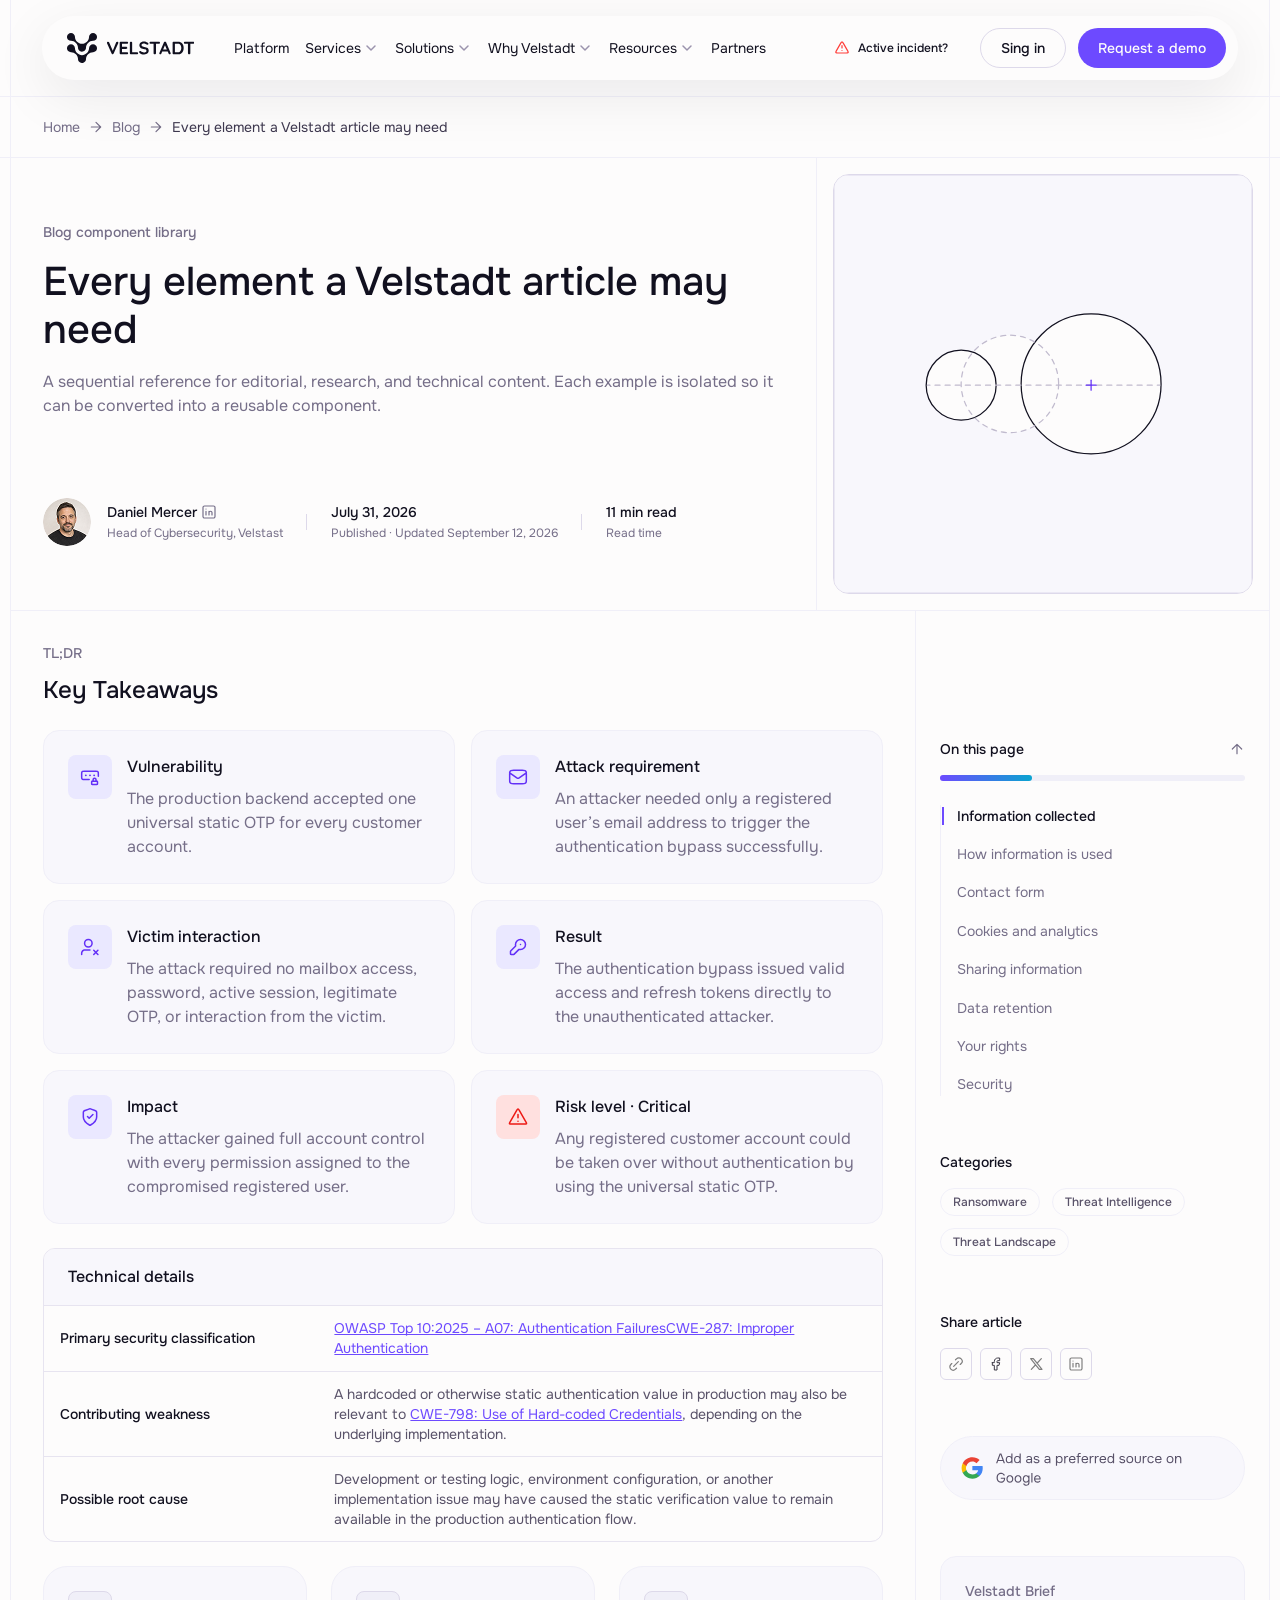
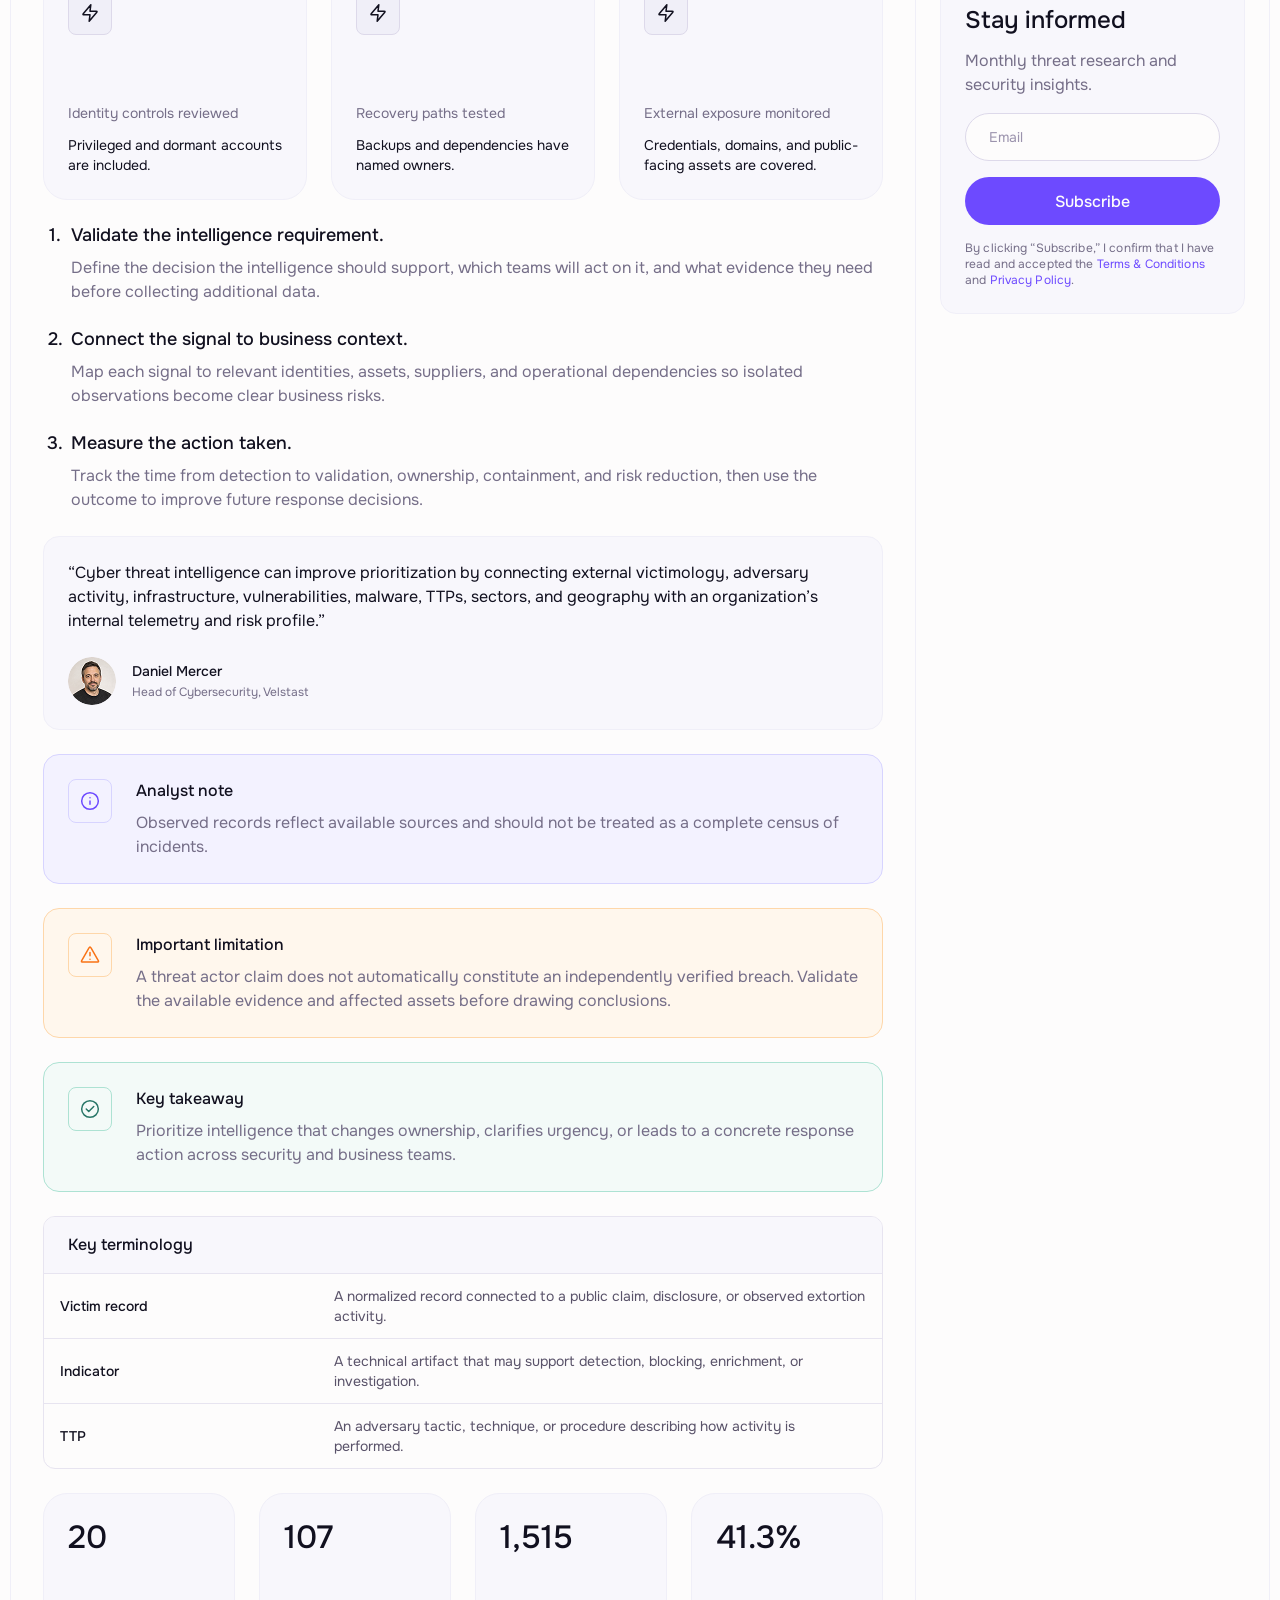
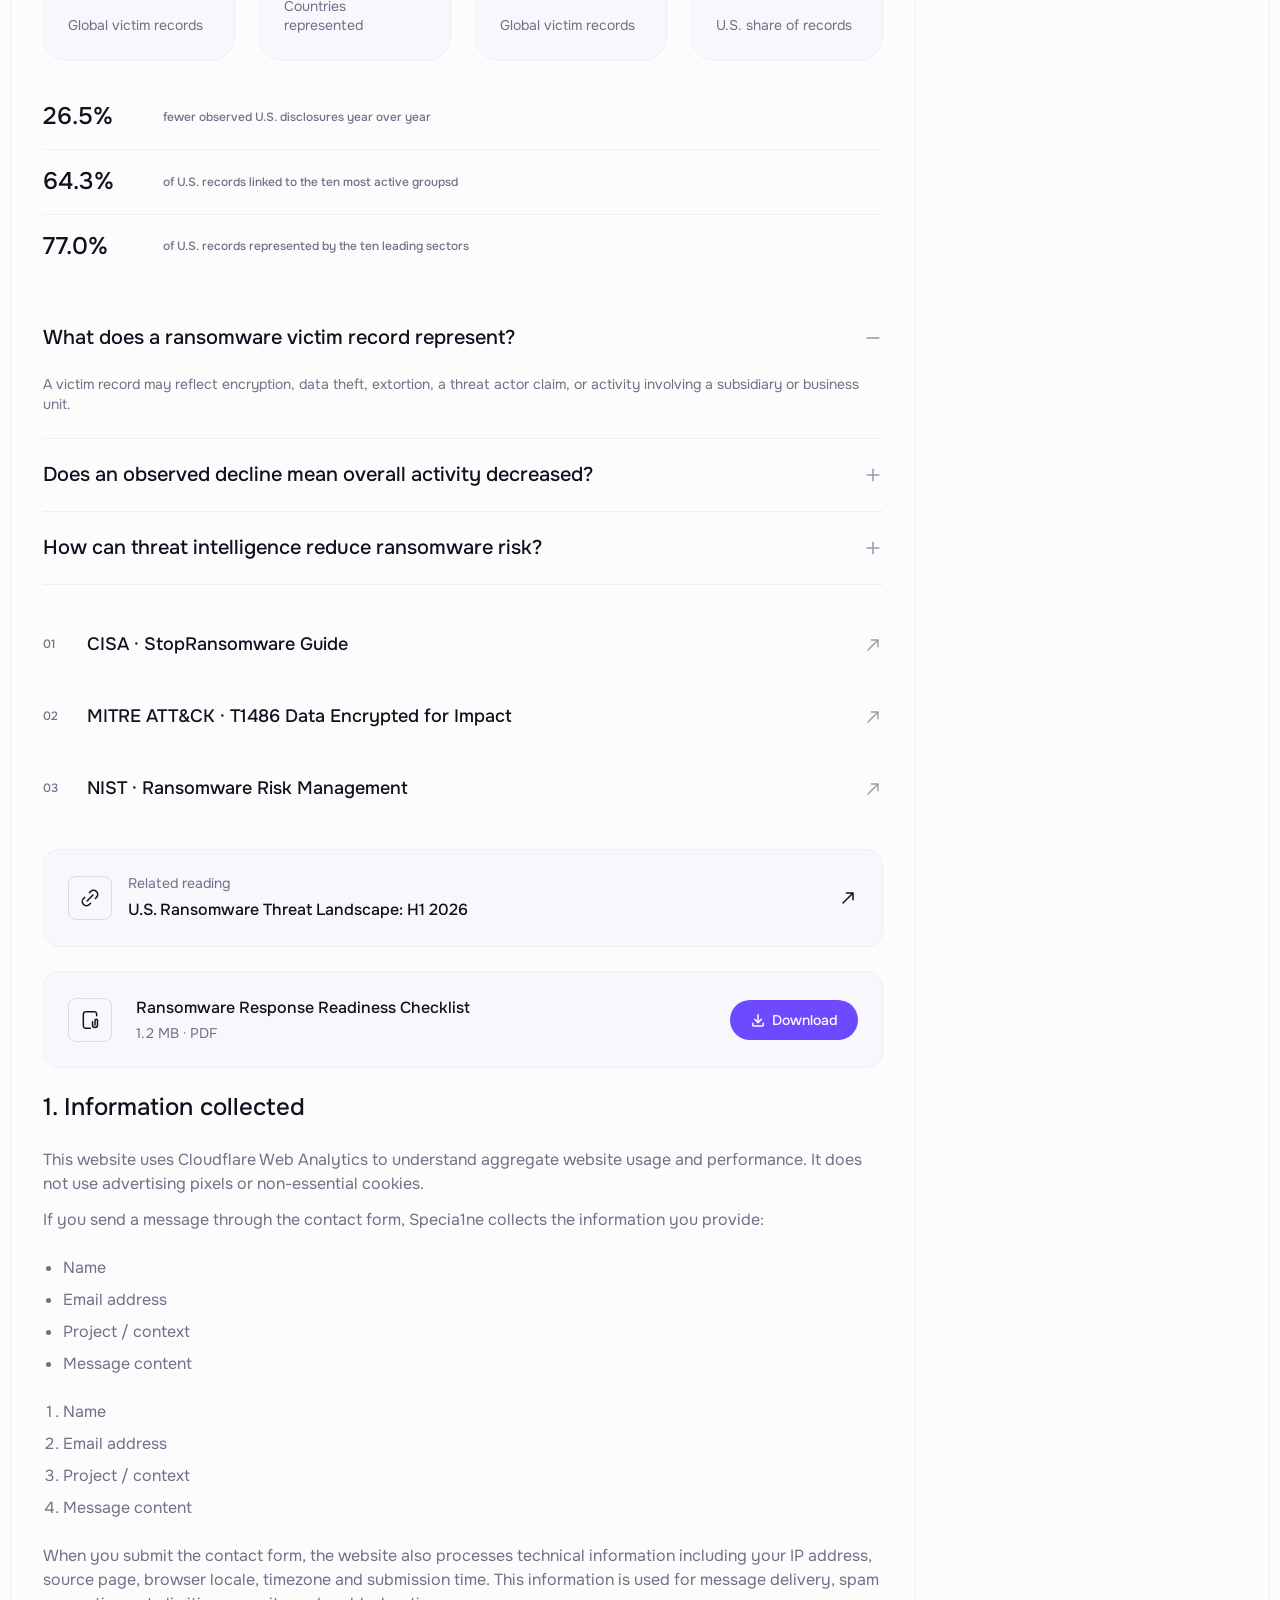
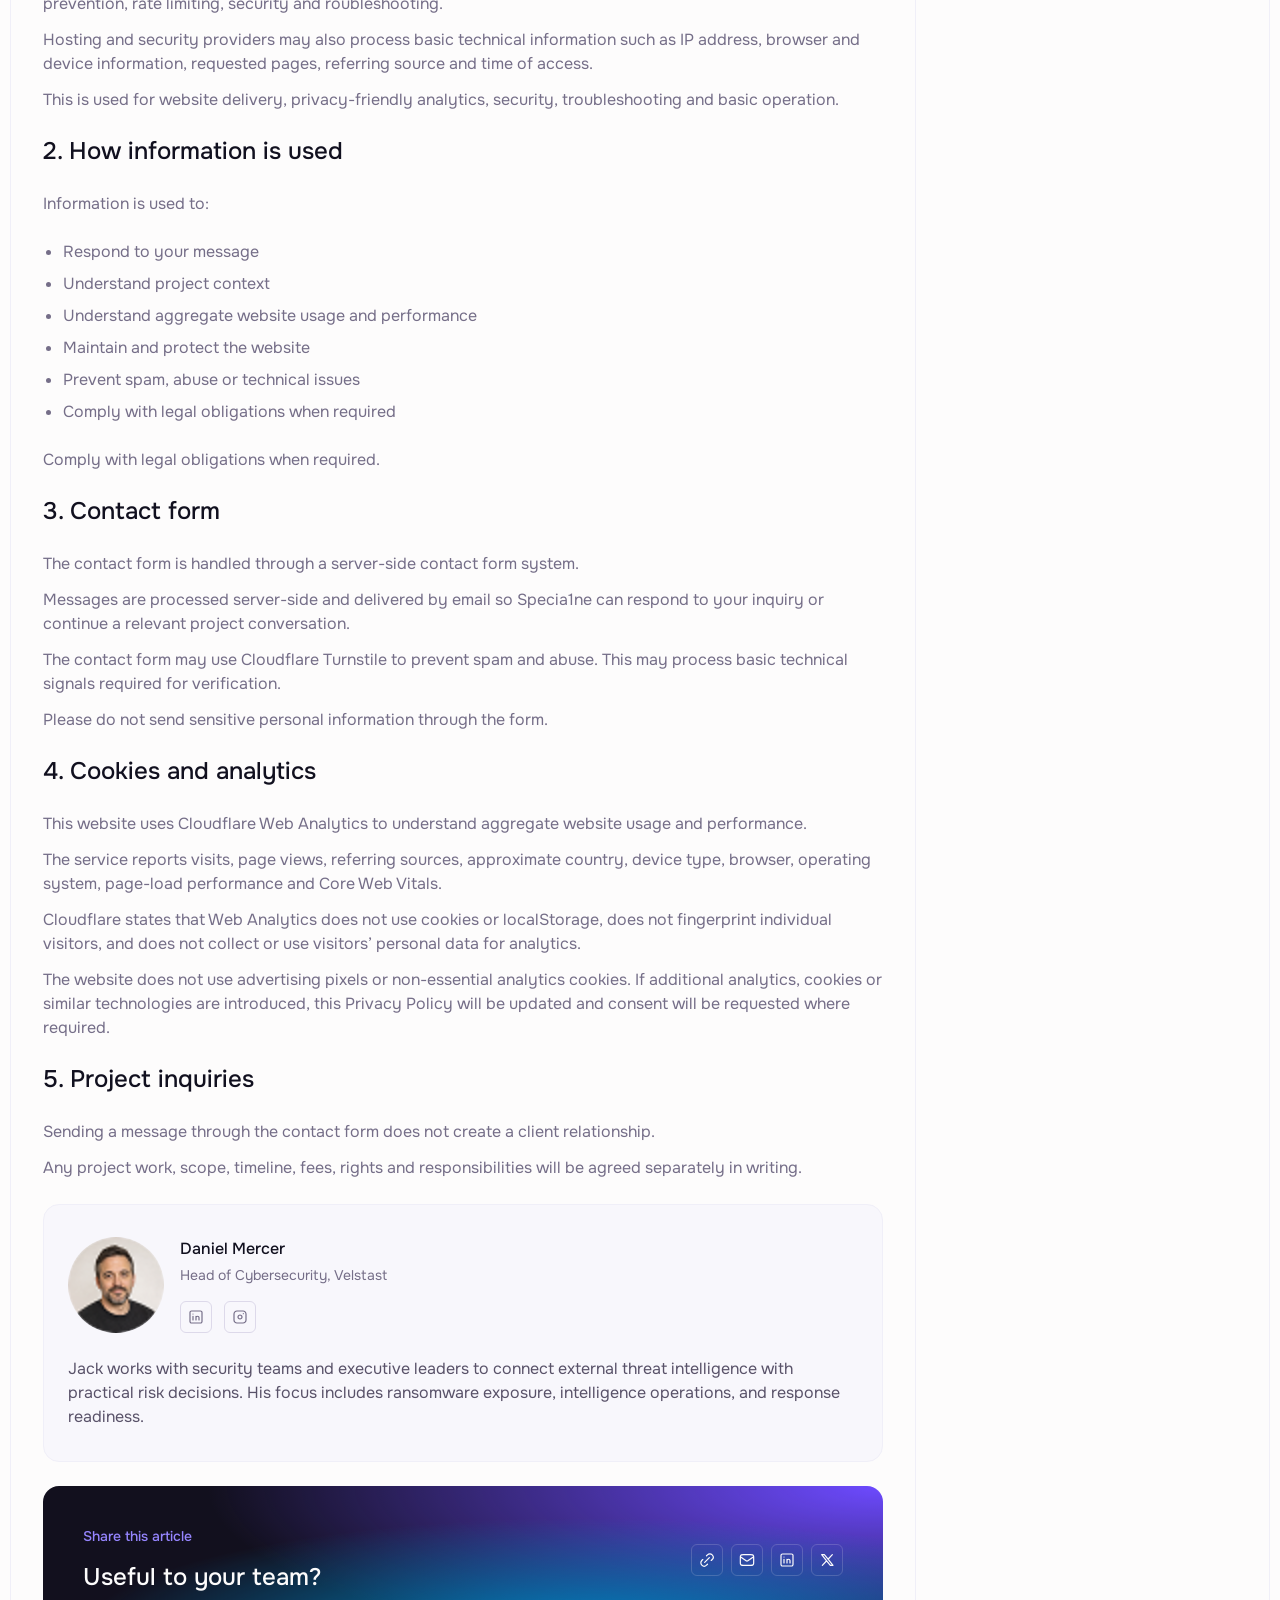
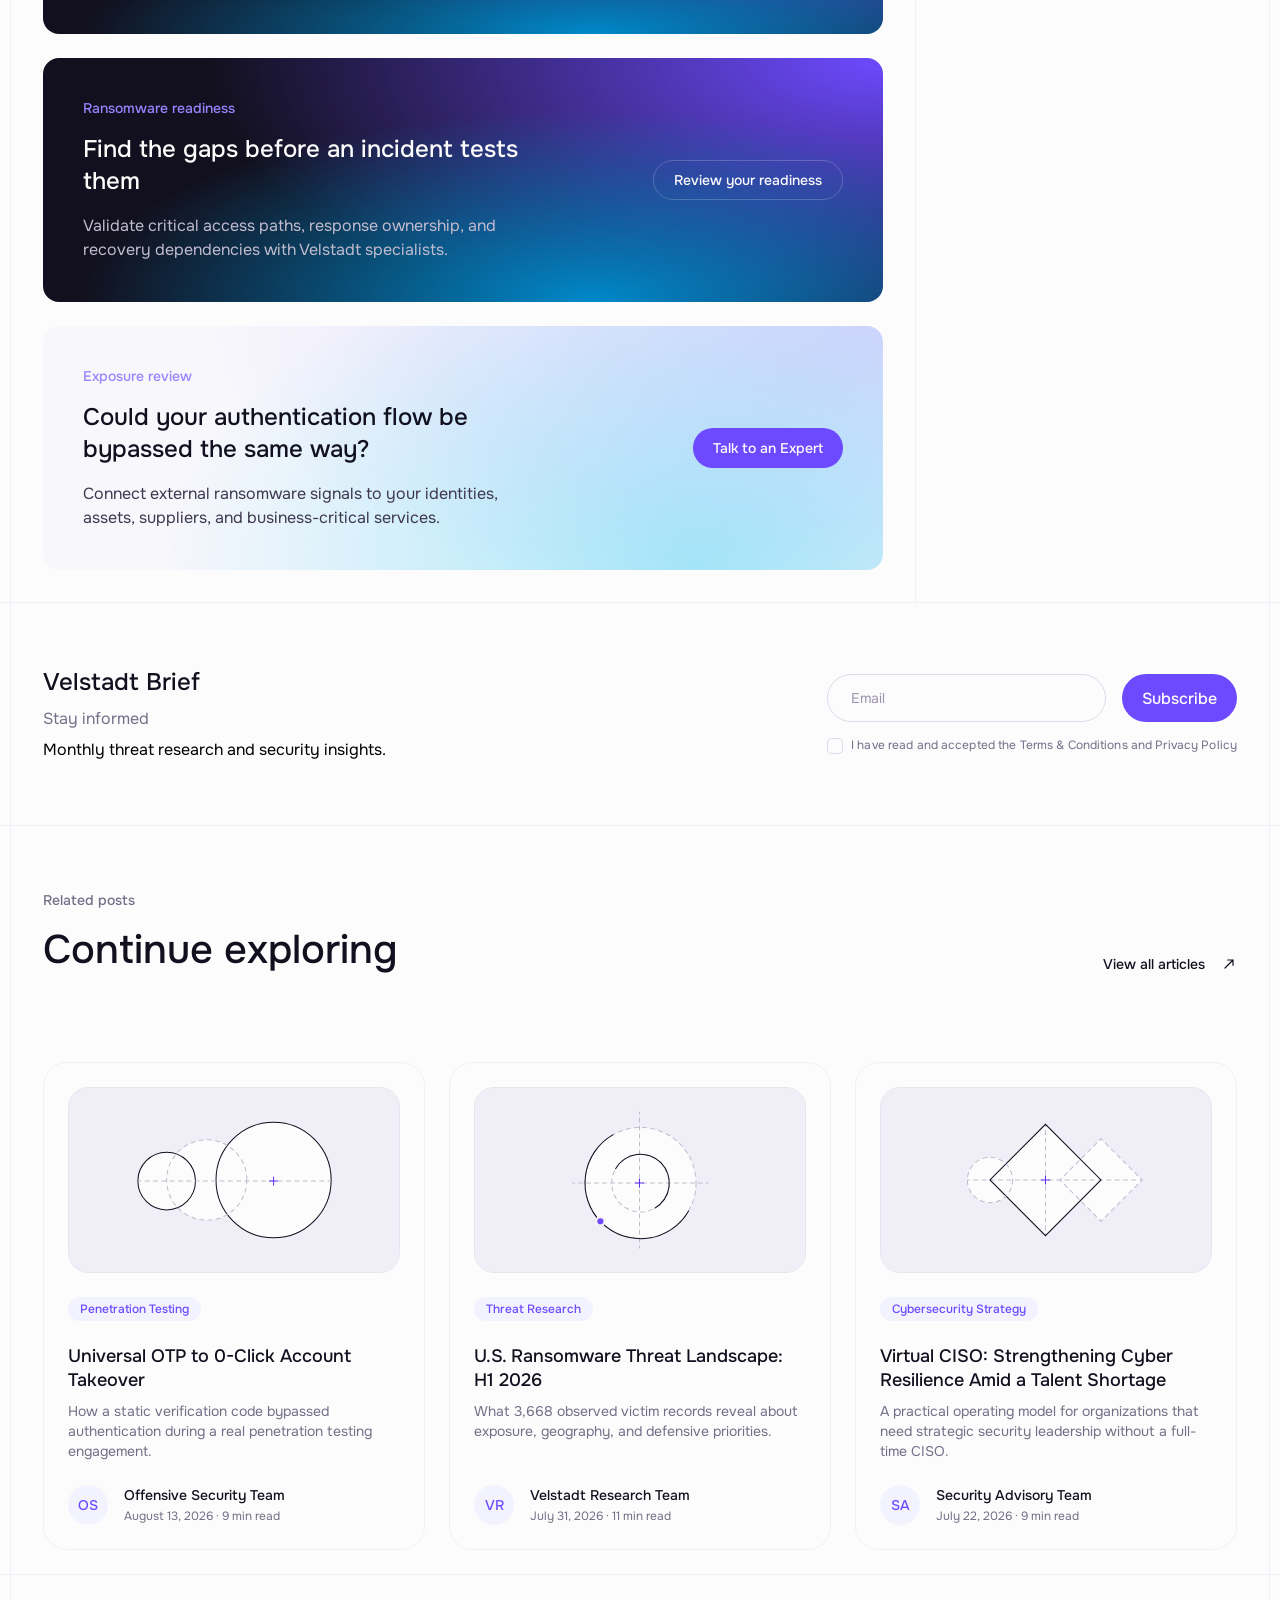
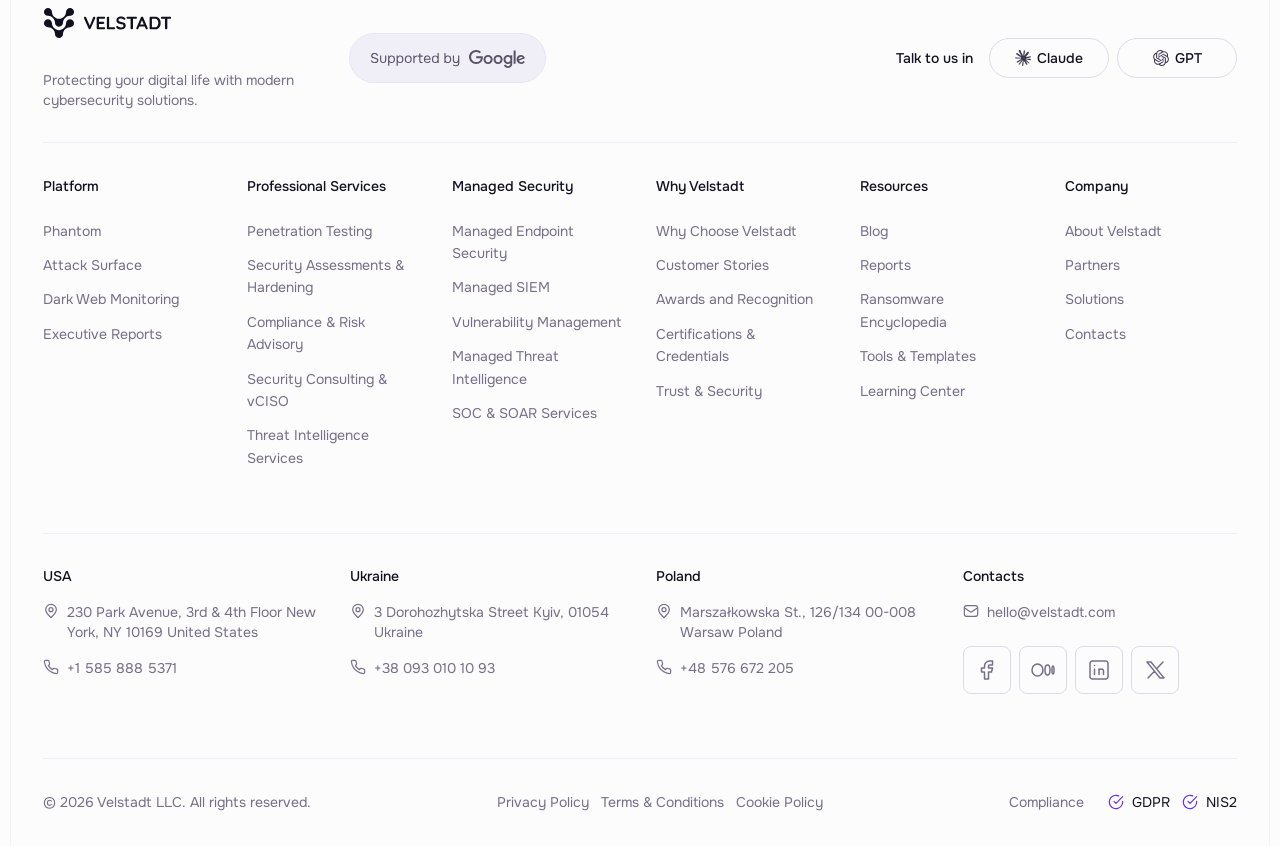
<file: post.html>
<!DOCTYPE html>
<html lang="en">
<head>
    <meta charset="UTF-8">
    <meta name="viewport" content="width=device-width, initial-scale=1.0">
    <title>Document</title>

    <link rel="stylesheet" href="libs/swiper/swiper.min.css">
    <link rel="stylesheet" href="css/styles.css">
</head>
<body>

    <header class="header">
        <div class="container header__container">
            <div class="header__menu">
                <a href="#" class="header__logo">
                    <img src="images/logo.svg" alt="logo">
                </a>
                <div class="header__nav-wrap">
                    <div class="header__nav-top"></div>
                    <nav class="header__nav">
                        <ul>
                            <li><a href="#" class="header__nav-link">Platform</a></li>
                            <li class="dropdown">
                                <a href="#" class="header__nav-link">
                                    <span>Services</span>
                                    <button class="dropdown__btn"></button>
                                </a>
                                <div class="dropdown__list-wrap">
                                    <div class="dropdown__list">
                                        <div class="award__card">
                                            <img src="images/award-badge.svg" alt="" class="award__card-img">
                                            <span class="award__card-name">Clutch</span>
                                            <span class="award__card-number">#7</span>
                                            <div class="award__card-footer">
                                                <div class="award__card-info">
            
                                                    <span class="award__card-title">Top Managed SIEM Services Company</span>
                                                    <span class="award__card-details">New York · 2025 · Top 1.2%</span>
                                                </div>
                                                <a href="#" class="link--arrow award__card-link">View ranking</a>
                                            </div>
                                        </div>
        
                                        <div class="dropdown__nav">

                                            <div class="dropdown__nav-item">
                                                <span class="dropdown__nav-title">Professional Services</span>
                                                <ul>
                                                    <li>
                                                        <a href="#" class="dropdown__link link--arrow arrow--center">
                                                            <span class="dropdown__link-title">Penetration Testing</span>
                                                        </a>
                                                    </li>
                                                    <li>
                                                        <a href="#" class="dropdown__link link--arrow arrow--center">
                                                            <span class="dropdown__link-title">Security Assessments & Hardening</span>
                                                        </a>
                                                    </li>
                                                    <li>
                                                        <a href="#" class="dropdown__link link--arrow arrow--center">
                                                            <span class="dropdown__link-title">Compliance & Risk Advisory</span>
                                                        </a>
                                                    </li>
                                                    <li>
                                                        <a href="#" class="dropdown__link link--arrow arrow--center">
                                                            <span class="dropdown__link-title">Security Consulting & vCISO</span>
                                                        </a>
                                                    </li>
                                                    <li>
                                                        <a href="#" class="dropdown__link link--arrow arrow--center">
                                                            <span class="dropdown__link-title">Threat Intelligence Services</span>
                                                        </a>
                                                    </li>
                                                    <li>
                                                        <a href="#" class="dropdown__link link--arrow arrow--center">
                                                            <span class="dropdown__link-title">Incident Response & Readiness</span>
                                                        </a>
                                                    </li>
                                                    <li>
                                                        <a href="#" class="dropdown__link link--arrow arrow--center">
                                                            <span class="dropdown__link-title">AI Security Assessments</span>
                                                        </a>
                                                    </li>
                                                </ul>
                                            </div>
                                            
                                            <div class="dropdown__nav-item">
                                                <span class="dropdown__nav-title">Managed Security Services</span>
                                                <ul>
                                                    <li>
                                                        <a href="#" class="dropdown__link link--arrow arrow--center">
                                                            <span class="dropdown__link-title">Managed Endpoint Security</span>
                                                        </a>
                                                    </li>
                                                    <li>
                                                        <a href="#" class="dropdown__link link--arrow arrow--center">
                                                            <span class="dropdown__link-title">Managed SIEM</span>
                                                        </a>
                                                    </li>
                                                    <li>
                                                        <a href="#" class="dropdown__link link--arrow arrow--center">
                                                            <span class="dropdown__link-title">Managed Vulnerability Management</span>
                                                        </a>
                                                    </li>
                                                    <li>
                                                        <a href="#" class="dropdown__link link--arrow arrow--center">
                                                            <span class="dropdown__link-title">Managed Threat Intelligence</span>
                                                        </a>
                                                    </li>
                                                    <li>
                                                        <a href="#" class="dropdown__link link--arrow arrow--center">
                                                            <span class="dropdown__link-title">External Attack Surface Monitoring</span>
                                                        </a>
                                                    </li>
                                                    <li>
                                                        <a href="#" class="dropdown__link link--arrow arrow--center">
                                                            <span class="dropdown__link-title">Security Automation & SOAR Services</span>
                                                        </a>
                                                    </li>
                                                    <li>
                                                        <a href="#" class="dropdown__link link--arrow arrow--center">
                                                            <span class="dropdown__link-title">SOC as a Service / Co-managed SOC</span>
                                                        </a>
                                                    </li>
                                                </ul>
                                            </div>
                                        </div>
                                    </div>
                                </div>
                            </li>
                            <li class="dropdown">
                                <a href="#" class="header__nav-link">
                                    <span>Solutions</span>
                                    <button class="dropdown__btn"></button>
                                </a>
                                <div class="dropdown__list-wrap">
                                    <div class="dropdown__list">

                                        <div class="dropdown__tabs">
                                            <div class="dropdown__tabs-list">
                                                <span class="dropdown__tabs-title">Solutions</span>
                                                <ul>
                                                    <li><button class="dropdown__link active">
                                                        <span class="dropdown__link-title">For Industries</span></button>
                                                    </li>
                                                    <li><button class="dropdown__link">
                                                        <span class="dropdown__link-title">For Roles</span></button>
                                                    </li>
                                                </ul>
                                            </div>

                                            <div class="award__card">
                                                <img src="images/awards/g2-high-performer-2026-badge.svg" alt="g2">
                                                <div class="award__card-description">
                                                    <span class="award__card-title">High Performer</span>
                                                    <span class="award__card-subtitle">G2 · 2026</span>
                                                </div>
                                            </div>
                                        </div>

                                        <div class="dropdown__nav active">
                                            <div class="dropdown__nav-item">
                                                <span class="dropdown__nav-title">Explore Velstadt</span>
                                                <ul>
                                                    <li>
                                                        <a href="#" class="dropdown__link link--arrow arrow--center">
                                                            <span class="dropdown__link-title">SaaS & Technology</span>
                                                            <span class="dropdown__link-description">Protect products, cloud infrastructure, and customer data.</span>
                                                        </a>
                                                    </li>
                                                    <li>
                                                        <a href="#" class="dropdown__link link--arrow arrow--center">
                                                            <span class="dropdown__link-title">Retail & E-commerce</span>
                                                            <span class="dropdown__link-description">Secure payments, identities, and customer journeys.</span>
                                                        </a>
                                                    </li>
                                                    <li>
                                                        <a href="#" class="dropdown__link link--arrow arrow--center">
                                                            <span class="dropdown__link-title">Financial Services & Fintech</span>
                                                            <span class="dropdown__link-description">Address fraud, regulation, and third-party risk.</span>
                                                        </a>
                                                    </li>
                                                    <li>
                                                        <a href="#" class="dropdown__link link--arrow arrow--center">
                                                            <span class="dropdown__link-title">Government & Public Sector</span>
                                                            <span class="dropdown__link-description">Strengthen public services, controls, and resilience.</span>
                                                        </a>
                                                    </li>
                                                    <li>
                                                        <a href="#" class="dropdown__link link--arrow arrow--center">
                                                            <span class="dropdown__link-title">Healthcare</span>
                                                            <span class="dropdown__link-description">Secure patient data, clinical systems, and suppliers.</span>
                                                        </a>
                                                    </li>
                                                    <li>
                                                        <a href="#" class="dropdown__link link--arrow arrow--center">
                                                            <span class="dropdown__link-title">Defense & Military Technology</span>
                                                            <span class="dropdown__link-description">Protect sensitive technology and mission-critical environments.</span>
                                                        </a>
                                                    </li>
                                                    <li>
                                                        <a href="#" class="dropdown__link link--arrow arrow--center">
                                                            <span class="dropdown__link-title">Transportation and Logistics</span>
                                                            <span class="dropdown__link-description">Protect distributed operations and digital supply chains.</span>
                                                        </a>
                                                    </li>
                                                </ul>
                                            </div>
                                        </div>
        
                                        <div class="dropdown__nav">
                                            <div class="dropdown__nav-item">
                                                <span class="dropdown__nav-title">Explore Velstadt</span>
                                                <ul>
                                                    <li>
                                                        <a href="#" class="dropdown__link link--arrow arrow--center">
                                                            <span class="dropdown__link-title">For CISOs & Security Leaders</span>
                                                            <span class="dropdown__link-description">Prioritize risk and build an executable security roadmap.</span>
                                                        </a>
                                                    </li>
                                                    <li>
                                                        <a href="#" class="dropdown__link link--arrow arrow--center">
                                                            <span class="dropdown__link-title">For CEOs & Business Owners</span>
                                                            <span class="dropdown__link-description">Understand material risk and investment priorities.</span>
                                                        </a>
                                                    </li>
                                                    <li>
                                                        <a href="#" class="dropdown__link link--arrow arrow--center">
                                                            <span class="dropdown__link-title">For CTOs & Engineering Leaders</span>
                                                            <span class="dropdown__link-description">Embed security without slowing product and cloud delivery.</span>
                                                        </a>
                                                    </li>
                                                    <li>
                                                        <a href="#" class="dropdown__link link--arrow arrow--center">
                                                            <span class="dropdown__link-title">For Compliance & Risk Teams</span>
                                                            <span class="dropdown__link-description">Connect requirements with controls and technical evidence.</span>
                                                        </a>
                                                    </li>
                                                    <li>
                                                        <a href="#" class="dropdown__link link--arrow arrow--center">
                                                            <span class="dropdown__link-title">For SOC & Threat Intelligence Teams</span>
                                                            <span class="dropdown__link-description">Turn external signals into investigations and response priorities.</span>
                                                        </a>
                                                    </li>
                                                </ul>
                                            </div>
                                        </div>
    
                                    </div>
                                </div>
                            </li>
                            <li class="dropdown">
                                <a href="#" class="header__nav-link">
                                    <span>Why Velstadt</span>
                                    <button class="dropdown__btn"></button>
                                </a>
                                <div class="dropdown__list-wrap">
                                    <div class="dropdown__list">
                                        <a href="#" class="customer__card">
                                            <p class="customer__card-quote">“Velstadt helps us understand external risks earlier and respond faster.”</p>
                                            <div class="customer__card-info">
                                                <span class="customer__card-issue">11,000+</span>
                                                <span class="customer__card-service">Sources monitored 24/7</span>
                                            </div>
                                            <div class="customer__card-footer">
                                                <span class="link--arrow">
                                                    <img src="images/partners/Nova-post.svg" alt="" class="customer__card-logo">
                                                </span>
                                            </div>
                                        </a>
        
                                        <div class="dropdown__nav">
                                            <div class="dropdown__nav-item">
                                                <span class="dropdown__nav-title">Why Velstadt</span>
                                                <ul>
                                                    <li>
                                                        <a href="#" class="dropdown__link link--arrow arrow--center">
                                                            <span class="dropdown__link-title">Why Choose Velstadt</span>
                                                            <span class="dropdown__link-description">See what makes our security expertise, technology, and delivery approach different.</span>
                                                        </a>
                                                    </li>
                                                    <li>
                                                        <a href="#" class="dropdown__link link--arrow arrow--center">
                                                            <span class="dropdown__link-title">Customer Stories</span>
                                                            <span class="dropdown__link-description">Explore how organizations solve real security challenges with Velstadt.</span>
                                                        </a>
                                                    </li>
                                                    <li>
                                                        <a href="#" class="dropdown__link link--arrow arrow--center">
                                                            <span class="dropdown__link-title">Compare</span>
                                                            <span class="dropdown__link-description">Compare Velstadt with other cybersecurity solutions and delivery models.</span>
                                                        </a>
                                                    </li>
                                                </ul>
                                            </div>
                                            <div class="dropdown__nav-item">
                                                <span class="dropdown__nav-title">Proof & Trust</span>
                                                <ul>
                                                    <li>
                                                        <a href="#" class="dropdown__link link--arrow arrow--center">
                                                            <span class="dropdown__link-title">Industry Expertise</span>
                                                            <span class="dropdown__link-description">Explore our experience across regulated and security-critical industries.</span>
                                                        </a>
                                                    </li>
                                                    <li>
                                                        <a href="#" class="dropdown__link link--arrow arrow--center">
                                                            <span class="dropdown__link-title">Awards & Recognition</span>
                                                            <span class="dropdown__link-description">View independent awards and rankings recognizing our expertise.</span>
                                                        </a>
                                                    </li>
                                                    <li>
                                                        <a href="#" class="dropdown__link link--arrow arrow--center">
                                                            <span class="dropdown__link-title">Certifications & Credentials</span>
                                                            <span class="dropdown__link-description">Review the professional and company credentials behind our work.</span>
                                                        </a>
                                                    </li>
                                                    <li>
                                                        <a href="#" class="dropdown__link link--arrow arrow--center">
                                                            <span class="dropdown__link-title">Trust & Security</span>
                                                            <span class="dropdown__link-description">Learn how Velstadt protects data, manages risk, and supports compliance.</span>
                                                        </a>
                                                    </li>
                                                </ul>
                                            </div>
                                        </div>
                                    </div>
                                </div>
                            </li>
                            <li class="dropdown">
                                <a href="#" class="header__nav-link">
                                    <span>Resources</span>
                                    <button class="dropdown__btn"></button>
                                </a>
                                <div class="dropdown__list-wrap">
                                    <div class="dropdown__list">
                                        <div class="award__card">
                                            <img src="images/awards/clutch-top-dark-web-2025-badge.svg" alt="" class="award__card-img">
                                            <span class="award__card-name">Clutch</span>
                                            <span class="award__card-number">#2</span>
                                            <div class="award__card-footer">
                                                <div class="award__card-info">
            
                                                    <span class="award__card-title">Dark Web Monitoring</span>
                                                    <span class="award__card-details">New York · 2025 · Top 1.3%</span>
                                                </div>
                                                <a href="#" class="link--arrow award__card-link">View ranking</a>
                                            </div>
                                        </div>
        
                                        <div class="dropdown__nav">
                                            <div class="dropdown__nav-item">
                                                <span class="dropdown__nav-title">Resources</span>
                                                <ul>
                                                    <li>
                                                        <a href="#" class="dropdown__link link--arrow arrow--center">
                                                            <span class="dropdown__link-title">Blog</span>
                                                            <span class="dropdown__link-description">Insights and perspectives from Velstadt experts</span>
                                                        </a>
                                                    </li>
                                                    <li>
                                                        <a href="#" class="dropdown__link link--arrow arrow--center">
                                                            <span class="dropdown__link-title">Ransomware Encyclopedia</span>
                                                            <span class="dropdown__link-description">Profiles of ransomware groups, tactics, and business impact.</span>
                                                        </a>
                                                    </li>
                                                    <li>
                                                        <a href="#" class="dropdown__link link--arrow arrow--center">
                                                            <span class="dropdown__link-title">Tools & Templates</span>
                                                            <span class="dropdown__link-description">Practical resources for security planning and operations.</span>
                                                        </a>
                                                    </li>
                                                    <li>
                                                        <a href="#" class="dropdown__link link--arrow arrow--center">
                                                            <span class="dropdown__link-title">Reports</span>
                                                            <span class="dropdown__link-description">Research and guidance for security decisions</span>
                                                        </a>
                                                    </li>
                                                    <li>
                                                        <a href="#" class="dropdown__link link--arrow arrow--center">
                                                            <span class="dropdown__link-title">Case Studies</span>
                                                            <span class="dropdown__link-description">Real-world examples of security challenges and outcomes.</span>
                                                        </a>
                                                    </li>
                                                    <li>
                                                        <a href="#" class="dropdown__link link--arrow arrow--center">
                                                            <span class="dropdown__link-title">Cybersecurity Learning Center</span>
                                                            <span class="dropdown__link-description">Clear explanations of essential cybersecurity topics.</span>
                                                        </a>
                                                    </li>
                                                </ul>
                                            </div>
                                        </div>
                                    </div>
                                </div>
                            </li>
                            <li><a href="#" class="header__nav-link">Partners</a></li>
                        </ul>
                    </nav>
                    <div class="header__nav-footer">
                        <a href="#" class="header__link header__link-mobile icon icon--alert">Active incident?</a>
                        <div class="header__buttons header__buttons--mobile">
                            <a href="#" class="btn">Sing in</a>
                            <a href="#" class="btn btn--primary">Request a demo</a>
                        </div>
                    </div>
                </div>
                <a href="#" class="header__link header__link-desktop icon icon--alert">Active incident?</a>
                <div class="header__buttons header__buttons--desktop">
                    <a href="#" class="btn">Sing in</a>
                    <a href="#" class="btn btn--primary">Request a demo</a>
                </div>
                <button class="header__mobile-btn">
                    <span></span>
                    <span></span>
                    <span></span>
                </button>
            </div>
        </div>
    </header>

    <div class="page post" id="top">
        <div class="header__duplicate header__duplicate--dark">
            <div class="container header__duplicate-container section__lines"></div>
        </div>
        <div class="breadcrumbs">
            <div class="container breadcrumbs__container section__lines">
                <ul>
                    <li><a href="#">Home</a></li>
                    <li><a href="#">Blog</a></li>
                    <li><span>Every element a Velstadt article may need</span></li>
                </ul>
            </div>
        </div>

        <div class="section__header">
            <div class="container section__header-container section__lines">
                <div class="section__header-left">
                    <h2 class="h3 section__subtitle">Blog component library</h2>
                    <h1 class="h2 section__title">Every element a Velstadt article may need</h1>
                    <p>A sequential reference for editorial, research, and technical content. Each example is isolated so it can be converted into a reusable component.</p>
                    <div class="post__details">
                        <div class="post__details-item post__author">
                            <img src="images/post-author.png" alt="" class="post__author-img">
                            <div class="post__details-col">
                                <h3 class="h3 post__author-name post__details-title"><a href="#">Daniel Mercer <span class="icon" style="mask-image: url('images/icons/li.svg');"></span></a></h3>
                                <span class="post__author-position post__details-description">Head of Cybersecurity, Velstast</span>
                            </div>
                        </div>
                        <div class="post__details-item post__details-col post__date">
                            <span class="post__date-title post__details-title">July 31, 2026</span>
                            <span class="post__date-status post__details-description">Published · Updated September 12, 2026</span>
                        </div>
                        <div class="post__details-item post__details-col post__ttr">
                            <span class="post__ttr-title post__details-title">11 min read</span>
                            <span class="post__details-description">Read time</span>
                        </div>
                    </div>
                </div>
                <div class="section__header-right">
                    <img src="images/post-preview.svg" alt="" class="post__img">
                </div>
            </div>
        </div>

        <div class="record">
            <div class="container section__header-record section__lines">
    
            </div>
        </div>
        
        <div class="container post__container section__lines">
            <div class="post__content">

                <div class="post__block keys">
                    <div class="post__block-header">
                        <span class="post__block-subtitle">TL;DR</span>
                        <h3 class="h3 post__block-title">Key Takeaways</h3>
                    </div>
                    <div class="keys__grid">
                        <div class="keys__card">
                            <span class="keys__card-icon">
                                <img src="images/icons/vulnerability.svg" alt="">
                            </span>
                            <div class="keys__card-col">
                                <h4 class="h4 keys__card-title">Vulnerability</h4>
                                <p>The production backend accepted one universal static OTP for every customer account.</p>
                            </div>
                        </div>
                        <div class="keys__card">
                            <span class="keys__card-icon">
                                <img src="images/icons/mail.svg" alt="">
                            </span>
                            <div class="keys__card-col">
                                <h4 class="h4 keys__card-title">Attack requirement</h4>
                                <p>An attacker needed only a registered user’s email address to trigger the authentication bypass successfully.</p>
                            </div>
                        </div>
                        <div class="keys__card">
                            <span class="keys__card-icon">
                                <img src="images/icons/userx.svg" alt="">
                            </span>
                            <div class="keys__card-col">
                                <h4 class="h4 keys__card-title">Victim interaction</h4>
                                <p>The attack required no mailbox access, password, active session, legitimate OTP, or interaction from the victim.</p>
                            </div>
                        </div>
                        <div class="keys__card">
                            <span class="keys__card-icon">
                                <img src="images/icons/key.svg" alt="">
                            </span>
                            <div class="keys__card-col">
                                <h4 class="h4 keys__card-title">Result</h4>
                                <p>The authentication bypass issued valid access and refresh tokens directly to the unauthenticated attacker.</p>
                            </div>
                        </div>
                        <div class="keys__card">
                            <span class="keys__card-icon">
                                <img src="images/icons/shield.svg" alt="">
                            </span>
                            <div class="keys__card-col">
                                <h4 class="h4 keys__card-title">Impact</h4>
                                <p>The attacker gained full account control with every permission assigned to the compromised registered user.</p>
                            </div>
                        </div>
                        <div class="keys__card">
                            <span class="keys__card-icon danger">
                                <img src="images/icons/atention.svg" alt="">
                            </span>
                            <div class="keys__card-col">
                                <h4 class="h4 keys__card-title">Risk level · Critical</h4>
                                <p>Any registered customer account could be taken over without authentication by using the universal static OTP.</p>
                            </div>
                        </div>
                    </div>
                </div>

                <div class="post__block details">
                    <div class="details__header">
                        <h3 class="h3 details__header-label">Technical details</h3>
                    </div>
                    <div class="details__item">
                        <div class="details-item-header">
                            <h4 class="h4 details__item-label">Primary security classification</h4>
                        </div>
                        <div class="details__item-content">
                            <a href="#">OWASP Top 10:2025 – A07: Authentication FailuresCWE-287: Improper Authentication</a>
                        </div>
                    </div>
                    <div class="details__item">
                        <div class="details-item-header">
                            <h4 class="h4 details__item-label">Contributing weakness</h4>
                        </div>
                        <div class="details__item-content">
                            <p>A hardcoded or otherwise static authentication value in production may also be relevant to <a href="#">CWE-798: Use of Hard-coded Credentials</a>, depending on the underlying implementation.</p>
                        </div>
                    </div>
                    <div class="details__item">
                        <div class="details-item-header">
                            <h4 class="h4 details__item-label">Possible root cause</h4>
                        </div>
                        <div class="details__item-content">
                            <p>Development or testing logic, environment configuration, or another implementation issue may have caused the static verification value to remain available in the production authentication flow.</p>
                        </div>
                    </div>
                </div>

                <div class="post__block points">
                    <div class="points__grid">
                        <div class="points__card">
                            <span class="points__card-icon">
                                <img src="images/icons/lightning.svg" alt="">
                            </span>
                            <h3 class="h3 points__card-title">Identity controls reviewed</h3>
                            <p>Privileged and dormant accounts are included.</p>
                        </div>
                        <div class="points__card">
                            <span class="points__card-icon">
                                <img src="images/icons/lightning.svg" alt="">
                            </span>
                            <h3 class="h3 points__card-title">Recovery paths tested</h3>
                            <p>Backups and dependencies have named owners.</p>
                        </div>
                        <div class="points__card">
                            <span class="points__card-icon">
                                <img src="images/icons/lightning.svg" alt="">
                            </span>
                            <h3 class="h3 points__card-title">External exposure monitored</h3>
                            <p>Credentials, domains, and public-facing assets are covered.</p>
                        </div>
                    </div>
                </div>

                <div class="post__block action__rows">
                    <div class="action__rows-item">
                        <div class="action__rows-header">
                            <span class="action__rows-number"></span>
                            <h3 class="h3 action__rows-title">Validate the intelligence requirement.</h3>
                        </div>
                        <div class="action__rows-content">
                            <p>Define the decision the intelligence should support, which teams will act on it, and what evidence they need before collecting additional data.</p>
                        </div>
                    </div>
                    <div class="action__rows-item">
                        <div class="action__rows-header">
                            <span class="action__rows-number"></span>
                            <h3 class="h3 action__rows-title">Connect the signal to business context.</h3>
                        </div>
                        <div class="action__rows-content">
                            <p>Map each signal to relevant identities, assets, suppliers, and operational dependencies so isolated observations become clear business risks.</p>
                        </div>
                    </div>
                    <div class="action__rows-item">
                        <div class="action__rows-header">
                            <span class="action__rows-number"></span>
                            <h3 class="h3 action__rows-title">Measure the action taken.</h3>
                        </div>
                        <div class="action__rows-content">
                            <p>Track the time from detection to validation, ownership, containment, and risk reduction, then use the outcome to improve future response decisions.</p>
                        </div>
                    </div>
                </div>
            
                <div class="post__block quote">
                    <p>“Cyber threat intelligence can improve prioritization by connecting external victimology, adversary activity, infrastructure, vulnerabilities, malware, TTPs, sectors, and geography with an organization’s internal telemetry and risk profile.”</p>
                    <div class="quote__author">
                        <img src="images/post-author.png" alt="Daniel Mercer" class="quote__author-img">
                        <div class="quote__author-col">
                            <h3 class="h3 quote__author-name">Daniel Mercer</h3>
                            <span class="quote__author-position ">Head of Cybersecurity, Velstast</span>
                        </div>
                    </div>
                </div>

                <div class="post__block note note--info">
                    <span class="note__icon"></span>
                    <div class="note__content">
                        <h3 class="h3 note__title">Analyst note</h3>
                        <p>Observed records reflect available sources and should not be treated as a complete census of incidents.</p>
                    </div>
                </div>
                <div class="post__block note note--alert">
                    <span class="note__icon"></span>
                    <div class="note__content">
                        <h3 class="h3 note__title">Important limitation</h3>
                        <p>A threat actor claim does not automatically constitute an independently verified breach. Validate the available evidence and affected assets before drawing conclusions.</p>
                    </div>
                </div>
                <div class="post__block note note--success">
                    <span class="note__icon"></span>
                    <div class="note__content">
                        <h3 class="h3 note__title">Key takeaway</h3>
                        <p>Prioritize intelligence that changes ownership, clarifies urgency, or leads to a concrete response action across security and business teams.</p>
                    </div>
                </div>

                <div class="post__block details">
                    <div class="details__header">
                        <h3 class="h3 details__header-label">Key terminology</h3>
                    </div>
                    <div class="details__item">
                        <div class="details-item-header">
                            <h4 class="h4 details__item-label">Victim record</h4>
                        </div>
                        <div class="details__item-content">
                            <p>A normalized record connected to a public claim, disclosure, or observed extortion activity.</p>
                        </div>
                    </div>
                    <div class="details__item">
                        <div class="details-item-header">
                            <h4 class="h4 details__item-label">Indicator</h4>
                        </div>
                        <div class="details__item-content">
                            <p>A technical artifact that may support detection, blocking, enrichment, or investigation.</p>
                        </div>
                    </div>
                    <div class="details__item">
                        <div class="details-item-header">
                            <h4 class="h4 details__item-label">TTP</h4>
                        </div>
                        <div class="details__item-content">
                            <p>An adversary tactic, technique, or procedure describing how activity is performed.</p>
                        </div>
                    </div>
                </div>

                <div class="post__block metrics metrics--grid">
                    <div class="metrics__items">
                        <div class="metrics__item">
                            <span class="metrics__item-number">20</span>
                            <span class="metrics__item-title">Global victim records</span>
                        </div>
                        <div class="metrics__item">
                            <span class="metrics__item-number">107</span>
                            <span class="metrics__item-title">Countries represented</span>
                        </div>
                        <div class="metrics__item">
                            <span class="metrics__item-number">1,515</span>
                            <span class="metrics__item-title">Global victim records</span>
                        </div>
                        <div class="metrics__item">
                            <span class="metrics__item-number">41.3%</span>
                            <span class="metrics__item-title">U.S. share of records</span>
                        </div>
                    </div>
                </div>

                <div class="post__block metrics metrics--row">
                    <div class="metrics__items">
                        <div class="metrics__item">
                            <span class="metrics__item-number">26.5%</span>
                            <span class="metrics__item-title">fewer observed U.S. disclosures year over year</span>
                        </div>
                        <div class="metrics__item">
                            <span class="metrics__item-number">64.3%</span>
                            <span class="metrics__item-title">of U.S. records linked to the ten most active groupsd</span>
                        </div>
                        <div class="metrics__item">
                            <span class="metrics__item-number">77.0%</span>
                            <span class="metrics__item-title">of U.S. records represented by the ten leading sectors</span>
                        </div>
                    </div>
                </div>

                <div class="post__block faq faq__block">
                    <div class="faq__right">
                        <div class="services__accardion">
                            <div class="services__accardion-list">

                                <div class="services__accardion-item active">
                                    <div class="services__accardion-header">
                                        <h3 class="h3 services__accardion-title">What does a ransomware victim record represent?</h3>
                                    </div>
                                    <div class="services__accardion-content-wrapper">
                                        <div class="services__accardion-content">
                                            <p>A victim record may reflect encryption, data theft, extortion, a threat actor claim, or activity involving a subsidiary or business unit.</p>
                                        </div>
                                    </div>
                                </div>

                                <div class="services__accardion-item">
                                    <div class="services__accardion-header">
                                        <h3 class="h3 services__accardion-title">Does an observed decline mean overall activity decreased?</h3>
                                    </div>
                                    <div class="services__accardion-content-wrapper">
                                        <div class="services__accardion-content">
                                            <p>Internal teams can overlook assumptions, inherited configurations, and attack techniques outside their daily view.</p>
                                            <ul>
                                                <li>Security strategy</li>
                                                <li>Virtual CISO</li>
                                                <li>Threat modeling</li>
                                            </ul>
                                        </div>
                                    </div>
                                </div>

                                <div class="services__accardion-item">
                                    <div class="services__accardion-header">
                                        <h3 class="h3 services__accardion-title">How can threat intelligence reduce ransomware risk?</h3>
                                    </div>
                                    <div class="services__accardion-content-wrapper">
                                        <div class="services__accardion-content">
                                            <p>Long findings lists make it difficult to decide which fixes reduce material business risk first.</p>
                                            <ul>
                                                <li>Security strategy</li>
                                                <li>Virtual CISO</li>
                                                <li>Threat modeling</li>
                                            </ul>
                                        </div>                        
                                    </div>
                                </div>
            
                            </div>
                        </div>
                    </div>
                </div>

                <div class="post__block sources">
                    <a href="#" class="sources__item link link--arrow arrow--center">
                        <span class="sources__item-number"></span>
                        <h3 class="h3 sources__item-title">CISA · StopRansomware Guide</h3>
                    </a>
                    <a href="#" class="sources__item link link--arrow arrow--center">
                        <span class="sources__item-number"></span>
                        <h3 class="h3 sources__item-title">MITRE ATT&CK · T1486 Data Encrypted for Impact</h3>
                    </a>
                    <a href="#" class="sources__item link link--arrow arrow--center">
                        <span class="sources__item-number"></span>
                        <h3 class="h3 sources__item-title">NIST · Ransomware Risk Management</h3>
                    </a>
                </div>

                <a href="#" class="post__block related link--arrow arrow--center">
                    <span class="related__icon"></span>
                    <div class="related__content">
                        <span class="related__subtitle">Related reading</span>
                        <h3 class="h3 related__title">U.S. Ransomware Threat Landscape: H1 2026</h3>
                    </div>
                </a>

                <div class="post__block download">
                    <span class="download__icon"></span>
                    <div class="download__content">
                        <h3 class="h3 download__title">Ransomware Response Readiness Checklist</h3>
                        <span class="download__subtitle">1.2 MB · PDF</span>
                    </div>
                    <a href="#" class="btn btn--primary btn--icon"><span class="icon" style="background-image: url('images/icons/download.svg');"></span> Download</a>
                </div>
                
                
                <h2>1. Information collected</h2>
                <p>This website uses Cloudflare Web Analytics to understand aggregate website usage and performance. It does not use advertising pixels or non-essential cookies.</p>
                <p>If you send a message through the contact form, Specia1ne collects the information you provide:</p>
                <ul>
                    <li>Name</li>
                    <li>Email address</li>
                    <li>Project / context</li>
                    <li>Message content</li>
                </ul>
                <ol>
                    <li>Name</li>
                    <li>Email address</li>
                    <li>Project / context</li>
                    <li>Message content</li>
                </ol>
                <p>When you submit the contact form, the website also processes technical information including your IP address, source page, browser locale, timezone and submission time. This information is used for message delivery, spam prevention, rate limiting, security and roubleshooting.</p>
                <p>Hosting and security providers may also process basic technical information such as IP address, browser and device information, requested pages, referring source and time of access.</p>
                <p>This is used for website delivery, privacy-friendly analytics, security, troubleshooting and basic operation.</p>
                <h2>2. How information is used</h2>
                <p>Information is used to:</p>
                <ul>
                    <li>Respond to your message</li>
                    <li>Understand project context</li>
                    <li>Understand aggregate website usage and performance</li>
                    <li>Maintain and protect the website</li>
                    <li>Prevent spam, abuse or technical issues</li>
                    <li>Comply with legal obligations when required</li>
                </ul>
                <p>Comply with legal obligations when required.</p>
                <h2>3. Contact form</h2>
                <p>The contact form is handled through a server-side contact form system.</p>
                <p>Messages are processed server-side and delivered by email so Specia1ne can respond to your inquiry or continue a relevant project conversation.</p>
                <p>The contact form may use Cloudflare Turnstile to prevent spam and abuse. This may process basic technical signals required for verification.</p>
                <p>Please do not send sensitive personal information through the form.</p>
                <h2>4. Cookies and analytics</h2>
                <p>This website uses Cloudflare Web Analytics to understand aggregate website usage and performance.</p>
                <p>The service reports visits, page views, referring sources, approximate country, device type, browser, operating system, page-load performance and Core Web Vitals.</p>
                <p>Cloudflare states that Web Analytics does not use cookies or localStorage, does not fingerprint individual visitors, and does not collect or use visitors’ personal data for analytics.</p>
                <p>The website does not use advertising pixels or non-essential analytics cookies. If additional analytics, cookies or similar technologies are introduced, this Privacy Policy will be updated and consent will be requested where required.</p>
                <h2>5. Project inquiries</h2>
                <p>Sending a message through the contact form does not create a client relationship.</p>
                <p>Any project work, scope, timeline, fees, rights and responsibilities will be agreed separately in writing.</p>

                <div class="author">
                    <div class="author__header">
                        <img src="images/post-author.png" alt="" class="author__img">
                        <div class="author__header-col">
                            <h3 class="h3 author__name">Daniel Mercer</h3>
                            <span class="author__position">Head of Cybersecurity, Velstast</span>
                            <ul class="author__socials">
                                <li><a href="#" target="_blank">
                                    <img src="images/icons/li.svg" alt="">
                                </a></li>
                                <li><a href="#" target="_blank">
                                    <img src="images/icons/instagram.svg" alt="">
                                </a></li>
                            </ul>
                        </div>
                    </div>
                    <div class="author__content">
                        <p>Jack works with security teams and executive leaders to connect external threat intelligence with practical risk decisions. His focus includes ransomware exposure, intelligence operations, and response readiness.</p>
                    </div>
                </div>

                <div class="share">
                    <div class="share__col">
                        <span class="share__subtitle">Share this article</span>
                        <h3 class="h3 share__title">Useful to your team?</h3>
                    </div>
                    <ul class="share__socials">
                        <li><a href="#"><img src="images/icons/share-link.svg" alt=""></a></li>
                        <li><a href="#"><img src="images/icons/share-email.svg" alt=""></a></li>
                        <li><a href="#"><img src="images/icons/share-li.svg" alt=""></a></li>
                        <li><a href="#"><img src="images/icons/share-x.svg" alt=""></a></li>
                    </ul>
                </div>

                <div class="share">
                    <div class="share__col">
                        <span class="share__subtitle">Ransomware readiness</span>
                        <h3 class="h3 share__title">Find the gaps before an incident tests them</h3>
                        <p>Validate critical access paths, response ownership, and recovery dependencies with Velstadt specialists.</p>
                    </div>
                    <a href="#" class="btn btn--transparent">Review your readiness</a>
                </div>     

                <div class="share bg--light">
                    <div class="share__col">
                        <span class="share__subtitle">Exposure review</span>
                        <h3 class="h3 share__title">Could your authentication flow be bypassed the same way?</h3>
                        <p>Connect external ransomware signals to your identities, assets, suppliers, and business-critical services.</p>
                    </div>
                    <a href="#" class="btn btn--primary">Talk to an Expert</a>
                </div>      

            </div>
            <div class="post__sidebar">
                <div class="post__sidebar-container">

                    <div class="post__sidebar-item">
                        <div class="post__progress">
                            <div class="post__progress-header">
                                <span class="post__progress-title">On this page</span>
                                <a href="#top" class="post__progress-top"></a>
                            </div>
                            <div class="post__progress-line">
                                <span class="post__progress-line-current" style="width: 30%;"></span>
                            </div>
                        </div>
    
                        <div class="toc">
                            <ul>
                                <li><a href="#" class="active">Information collected</a></li>
                                <li><a href="#">How information is used</a></li>
                                <li><a href="#">Contact form</a></li>
                                <li><a href="#">Cookies and analytics</a></li>
                                <li><a href="#">Sharing information</a></li>
                                <li><a href="#">Data retention</a></li>
                                <li><a href="#">Your rights</a></li>
                                <li><a href="#">Security</a></li>
                            </ul>
                        </div>
                    </div>

                    <div class="post__categories">
                        <h3 class="h3 post__sidebar-title">Categories</h3>
                        <ul>
                            <li><span>Ransomware</span></li>
                            <li><span>Threat Intelligence</span></li>
                            <li><span>Threat Landscape</span></li>
                        </ul>
                    </div>

                    <div class="post__share">
                        <h3 class="h3 post__sidebar-title">Share article</h3>
                        <ul class="share__socials">
                            <li><a href="#"><img src="images/icons/share-link.svg" alt=""></a></li>
                            <li><a href="#"><img src="images/icons/facebook.svg" alt=""></a></li>
                            <li><a href="#"><img src="images/icons/share-x.svg" alt=""></a></li>
                            <li><a href="#"><img src="images/icons/share-li.svg" alt=""></a></li>
                        </ul>
                    </div>

                    <div class="google__badge">
                        <a href="#" target="_blank"><img src="images/google-source-badge.svg" alt=""></a>
                    </div>

                    <div class="post__sidebar-form">
                        <form class="custom__form subs__form">
                            <div class="custom__form-header">
                                <span class="custom__form-subtitle">Velstadt Brief</span>
                                <h3 class="h3 custom__form-title">Stay informed</h3>
                                <p>Monthly threat research and security insights.</p>
                            </div>
                            <div class="custom__form-row subs__form-row">
                                <div class="subs__form-item custom__form-item">
                                    <input type="text" id="email" name="email" placeholder="Email">
                                    <label for="email">Email</label>
                                </div>
                            </div>
                            <div class="custom__form-row">
                                <button type="submit" class="btn btn--lg btn--primary">Subscribe </button>
                            </div>
                            <div class="custom__form-row acceptance subs__form-row">
                                <p>By clicking “Subscribe,” I confirm that I have read and accepted the <a href="#" target="_blank">Terms & Conditions</a> and <a href="#" target="_blank">Privacy Policy</a>.</p>
                            </div>
                        </form>
                    </div>

                </div>
            </div>

        </div>
    </div>

    <section class="section subs">
        <div class="container subs__container section__lines">
            <div class="subs__text">
                <h2 class="h2 subs__title">Velstadt Brief</h2>
                <h3 class="h3 subs__subtitle">Stay informed</h3>
                <p>Monthly threat research and security insights.</p>
            </div>
            <form class="custom__form subs__form">
                <div class="custom__form-row subs__form-row">
                    <div class="subs__form-item custom__form-item">
                        <input type="text" id="email" name="email" placeholder="Email">
                        <label for="email">Email</label>
                    </div>
                    <button type="submit" class="btn btn--lg btn--primary">Subscribe </button>
                </div>
                <div class="custom__form-row acceptance subs__form-row">
                    <label class="custom__checkbox">
                        <input type="checkbox" class="checkbox">
                        <span class="checkmark"></span>
                    </label>
                    <p>I have read and accepted the Terms & Conditions and Privacy Policy</p>
                </div>
            </form>
        </div>
    </section>

    <section class="section resources related__posts">
        <div class="section__header">
            <div class="container section__header-container section__lines">
                <div class="section__header-left">
                    <h2 class="h3 section__subtitle">Related posts</h2>
                    <h1 class="h2 section__title">Continue exploring</h1>
                </div>
                <div class="section__header-right">
                    <a href="#" class="link link--arrow">View all articles</a>
                </div>
            </div>
        </div>
        <div class="container section__lines swiper related__swiper">
            <div class="swiper-wrapper">
                <div class="blog__grid-card swiper-slide">
                    <a href="#" class="blog__grid-card-img">
                        <img src="images/post-card1.svg" alt="">
                    </a>
                    <span class="blog__grid-card-category">Penetration Testing</span>
                    <div class="blog__grid-card-content">
                        <h3 class="h3 blog__grid-card-title"><a href="#">Universal OTP to 0-Click Account Takeover</a></h3>
                        <p>How a static verification code bypassed authentication during a real penetration testing engagement.</p>
                    </div>
                    <div class="blog__grid-card-details">
                        <span class="blog__grid-card-details-icon">OS</span>
                        <div class="blog__grid-card-details-col">
                            <span class="blog__grid-card-details-name">Offensive Security Team</span>
                            <span class="blog__grid-card-details-date">August 13, 2026 · 9 min read</span>
                        </div>
                    </div>
                </div>

                <div class="blog__grid-card swiper-slide">
                    <a href="#" class="blog__grid-card-img">
                        <img src="images/post-card3.svg" alt="">
                    </a>
                    <span class="blog__grid-card-category">Threat Research</span>
                    <div class="blog__grid-card-content">
                        <h3 class="h3 blog__grid-card-title"><a href="#">U.S. Ransomware Threat Landscape: H1 2026</a></h3>
                        <p>What 3,668 observed victim records reveal about exposure, geography, and defensive priorities.</p>
                    </div>
                    <div class="blog__grid-card-details">
                        <span class="blog__grid-card-details-icon">VR</span>
                        <div class="blog__grid-card-details-col">
                            <span class="blog__grid-card-details-name">Velstadt Research Team</span>
                            <span class="blog__grid-card-details-date">July 31, 2026 · 11 min read</span>
                        </div>
                    </div>
                </div>

                <div class="blog__grid-card swiper-slide">
                    <a href="#" class="blog__grid-card-img">
                        <img src="images/post-card2.svg" alt="">
                    </a>
                    <span class="blog__grid-card-category">Cybersecurity Strategy</span>
                    <div class="blog__grid-card-content">
                        <h3 class="h3 blog__grid-card-title"><a href="#">Virtual CISO: Strengthening Cyber Resilience Amid a Talent Shortage</a></h3>
                        <p>A practical operating model for organizations that need strategic security leadership without a full-time CISO.</p>
                    </div>
                    <div class="blog__grid-card-details">
                        <span class="blog__grid-card-details-icon">SA</span>
                        <div class="blog__grid-card-details-col">
                            <span class="blog__grid-card-details-name">Security Advisory Team</span>
                            <span class="blog__grid-card-details-date">July 22, 2026 · 9 min read</span>
                        </div>
                    </div>
                </div>
            </div>
        </div>
    </section>

    <footer class="footer">
        <div class="container footer__container section__lines">
            <div class="footer__top">
                <div class="footer__top-left">
                    <div class="footer__top-col">
                        <a href="#" class="footer__logo">
                            <img src="images/logo.svg" alt="">
                        </a>
                        <p>Protecting your digital life with modern cybersecurity solutions.</p>
                    </div>
                    <img src="images/badge-google.svg" alt="supported by Google" class="footer__top-badge">
                </div>
                <div class="footer__top-right">
                    <span class="footer__top-text">Talk to us in</span>
                    <div class="footer__top-buttons">
                        <a href="#" class="btn btn--icon"><span class="icon" style="background-image: url('images/icons/claude.svg');"></span>Claude</a>
                        <a href="#" class="btn btn--icon"><span class="icon" style="background-image: url('images/icons/gpt.svg');"></span>GPT</a>
                    </div>
                </div>
            </div>

            <div class="footer__mid">
                <div class="footer__mid-item">
                    <a href="#" class="footer__link">Platform</a>
                    <ul>
                        <li><a href="#">Phantom</a></li>
                        <li><a href="#">Attack Surface</a></li>
                        <li><a href="#">Dark Web Monitoring</a></li>
                        <li><a href="#">Executive Reports</a></li>
                    </ul>
                </div>
                <div class="footer__mid-item">
                    <a href="#" class="footer__link">Professional Services</a>
                    <ul>
                        <li><a href="#">Penetration Testing</a></li>
                        <li><a href="#">Security Assessments & Hardening</a></li>
                        <li><a href="#">Compliance & Risk Advisory</a></li>
                        <li><a href="#">Security Consulting & vCISO</a></li>
                        <li><a href="#">Threat Intelligence Services</a></li>
                    </ul>
                </div>
                <div class="footer__mid-item">
                    <a href="#" class="footer__link">Managed Security</a>
                    <ul>
                        <li><a href="#">Managed Endpoint Security</a></li>
                        <li><a href="#">Managed SIEM</a></li>
                        <li><a href="#">Vulnerability Management</a></li>
                        <li><a href="#">Managed Threat Intelligence</a></li>
                        <li><a href="#">SOC & SOAR Services</a></li>
                    </ul>
                </div>
                <div class="footer__mid-item">
                    <a href="#" class="footer__link">Why Velstadt</a>
                    <ul>
                        <li><a href="#">Why Choose Velstadt</a></li>
                        <li><a href="#">Customer Stories</a></li>
                        <li><a href="#">Awards and Recognition</a></li>
                        <li><a href="#">Certifications & Credentials</a></li>
                        <li><a href="#">Trust & Security</a></li>
                    </ul>
                </div>
                <div class="footer__mid-item">
                    <a href="#" class="footer__link">Resources</a>
                    <ul>
                        <li><a href="#">Blog</a></li>
                        <li><a href="#">Reports</a></li>
                        <li><a href="#">Ransomware Encyclopedia</a></li>
                        <li><a href="#">Tools & Templates</a></li>
                        <li><a href="#">Learning Center</a></li>
                    </ul>
                </div>
                <div class="footer__mid-item">
                    <a href="#" class="footer__link">Company</a>
                    <ul>
                        <li><a href="#">About Velstadt</a></li>
                        <li><a href="#">Partners</a></li>
                        <li><a href="#">Solutions</a></li>
                        <li><a href="#">Contacts</a></li>
                    </ul>
                </div>
            </div>

            <div class="footer__bot">
                <div class="footer__bot-item">
                    <h3 class="h3 footer__bot-title">USA</h3>
                    <ul>
                        <li><a href="#" class="footer__bot-link icon icon--pin">230 Park Avenue, 3rd & 4th Floor New York, NY 10169 United States</a></li>
                        <li><a href="tel:+15858885371" class="footer__bot-link icon icon--phone">+1 585 888 5371</a></li>
                    </ul>         
                </div>
                <div class="footer__bot-item">
                    <h3 class="h3 footer__bot-title">Ukraine</h3>
                    <ul>
                        <li><a href="#" class="footer__bot-link icon icon--pin">3 Dorohozhytska Street Kyiv, 01054 Ukraine</a></li>
                        <li><a href="tel:+15858885371" class="footer__bot-link icon icon--phone">+38 093 010 10 93</a></li>
                    </ul>         
                </div>
                <div class="footer__bot-item">
                    <h3 class="h3 footer__bot-title">Poland</h3>
                    <ul>
                        <li><a href="#" class="footer__bot-link icon icon--pin">Marszałkowska St., 126/134 00-008 Warsaw Poland</a></li>
                        <li><a href="tel:+15858885371" class="footer__bot-link icon icon--phone">+48 576 672 205</a></li>
                    </ul>         
                </div>
                <div class="footer__bot-item">
                    <h3 class="h3 footer__bot-title">Contacts</h3>
                    <ul>
                        <li><a href="mailto:hello@velstadt.com" class="footer__bot-link icon icon--email">hello@velstadt.com</a></li>
                    </ul>
                    <div class="footer__socials">
                        <ul>
                            <li>
                                <a href="#" class="social__link">
                                    <span style="mask-image: url(images/icons/facebook.svg);"></span>
                                </a>
                            </li>
                            <li>
                                <a href="#" class="social__link">
                                    <span style="mask-image: url(images/icons/medium.svg);"></span>
                                </a>
                            </li>
                            <li>
                                <a href="#" class="social__link">
                                    <span style="mask-image: url(images/icons/linkedin.svg);"></span>
                                </a>
                            </li>
                            <li>
                                <a href="#" class="social__link">
                                    <span style="mask-image: url(images/icons/twitter.svg);"></span>
                                </a>
                            </li>
                        </ul>
                    </div>        
                </div>
            </div>

            <div class="footer__copyright">
                <span class="copyright">© 2026 Velstadt LLC. All rights reserved.</span>
                <nav class="copyright__nav">
                    <ul>
                        <li><a href="#">Privacy Policy</a></li>
                        <li><a href="#">Terms & Conditions</a></li>
                        <li><a href="#">Cookie Policy</a></li>
                    </ul>
                </nav>
                <div class="compliance">
                    <span>Compliance</span>
                    <ul>
                        <li>GDPR</li>
                        <li>NIS2</li>
                    </ul>
                </div>
            </div>
        </div>
    </footer> 

    <script src="libs/swiper/swiper.min.js"></script>
    <script src="js/scripts.js"></script>
</body>
</html>
</file>
<file: css/styles.css>
:root {
	--primary-50: #f3f2ff;
	--primary-100: #eae8ff;
	--primary-200: #d7d4ff;
	--primary-300: #b9b1ff;
	--primary-400: #9685ff;
	--primary-500: #6d4aff;
	--primary-600: #6330f7;
	--primary-700: #551ee3;
	--primary-800: #4618bf;
	--primary-900: #3b169c;
	--primary-950: #220b6a;

	--gray-50: #f8f7fc;
	--gray-100: #f0eff8;
	--gray-150: #e7e4f0;
	--gray-200: #ddd9ea;
	--gray-300: #c1bbce;
	--gray-400: #9b93ad;
	--gray-500: #756e88;
	--gray-600: #595269;
	--gray-700: #3e384f;
	--gray-800: #28243b;
	--gray-900: #11101f;
	--gray-950: #080812;

	--white: #fff;
	--back: #fdfcfc;
	--background: #fdfcfc;
	--surface: #f5f3f1;
	--border: #edebe9;
	--border-icon: #dedcda;

	--blue-50: #e7f7f9;
	--blue-100: #d4f1f6;
	--blue-200: #b2f1ff;
	--blue-300: #66e1ff;
	--blue-400: #2dc5ee;
	--blue-500: #0aa4d0;
	--blue-600: #248ebc;
	--blue-700: #2a7aa0;
	--blue-800: #266381;
	--blue-900: #1f4f6a;
	--blue-950: #092e43;

	--red-50: #fff1f1;
	--red-100: #ffe0df;
	--red-200: #ffc6c5;
	--red-300: #ff9f9d;
	--red-400: #ff6764;
	--red-500: #ff3d39;
	--red-600: #ed1915;
	--red-700: #c8110d;
	--red-800: #a5120f;
	--red-900: #881614;
	--red-950: #4b0504;

	--green-50: #f3faf8;
	--green-100: #e4f5f1;
	--green-200: #ade2d3;
	--green-300: #7cccb8;
	--green-400: #66baa8;
	--green-500: #379582;
	--green-600: #2a7769;
	--green-700: #256056;
	--green-800: #214e47;
	--green-900: #20413c;
	--green-950: #0d2623;

	--orange-50: #fff7ed;
	--orange-100: #ffedd5;
	--orange-200: #fed7aa;
	--orange-300: #fdba74;
	--orange-400: #fb923c;
	--orange-500: #f97316;
	--orange-600: #ea580c;
	--orange-700: #c2410c;
	--orange-800: #9a3412;
	--orange-900: #7c2d12;
	--orange-950: #431407;

    --font-family: "Onest", sans-serif;
    --second-family: "Inter", sans-serif;
    --third-family: "IBM Plex Mono", sans-serif;

    --padding: 32px;

    @media(width <= 1200px) {
        --padding: 24px;
    }

    @media(width <= 768px) {
        --padding: 16px;
    }

    @media(width <= 576px) {
        --padding: 12px;
    }
}

/* Filterable awards visibility must override the timeline layout display rules. */
.ranking__timeline[hidden],
.ranking__timeline-item[hidden] {
    display: none !important;
}

@font-face {
    font-family: "Onest";
    src: url('../fonts/Onest/Onest-Regular.woff2');
    font-style: normal;
    font-weight: 400;
    font-display: swap;
}
@font-face {
    font-family: "Onest";
    src: url('../fonts/Onest/Onest-Medium.woff2');
    font-style: normal;
    font-weight: 500;
    font-display: swap;
}
@font-face {
    font-family: "Onest";
    src: url('../fonts/Onest/Onest-SemiBold.woff2');
    font-style: normal;
    font-weight: 600;
    font-display: swap;
}

@font-face {
    font-family: "Inter";
    src: url('../fonts/Inter/Inter-Regular.woff2');
    font-style: normal;
    font-weight: 400;
    font-display: swap;
}
@font-face {
    font-family: "Inter";
    src: url('../fonts/Inter/Inter-Medium.woff2');
    font-style: normal;
    font-weight: 500;
    font-display: swap;
}
@font-face {
    font-family: "Inter";
    src: url('../fonts/Inter/Inter-SemiBold.woff2');
    font-style: normal;
    font-weight: 600;
    font-display: swap;
}

@font-face {
    font-family: "IBM Plex Mono";
    src: url('../fonts/IBM_Plex_Mono/IBMPlexMono-Regular.woff2');
    font-style: normal;
    font-weight: 400;
    font-display: swap;
}

@keyframes slideUpDown {
    from {
        top: 44px;
    }

    to {
        top: calc(100% - 44px);
    }
}

*,
*::before,
*::after {
    box-sizing: border-box;
    margin: 0;
    padding: 0;
}

body, html {
    margin: 0;
    padding: 0;
    font-family: var(--font-family), sans-serif;
    font-size: 16px;
    line-height: 1.4;
    scroll-behavior: smooth;
}

body {
    min-height: 100dvh;
    background-color: var(--back);
}

.container {
    display: block;
    width: calc(100% - 20px);
    max-width: 1280px;
    margin: 0 auto;
    padding-inline: var(--padding);

    @media(width <= 576px) {
        width: calc(100% - 12px);
    }
}

.no-scroll {
    overflow-y: hidden;
}

.section:has(+ .footer) {
    border-bottom: none;
}

.btn {
    display: inline-flex;
    align-items: center;
    justify-content: center;
    flex-shrink: 0;
    border: 1px solid var(--gray-200);
    border-radius: 99px;
    padding: 10px 20px;
    height: 40px;
    font-family: var(--font-family);
    font-weight: 500;
    font-size: 14px;
    line-height: 1.43;
    color: var(--gray-900);
    text-decoration: none;
    overflow: hidden;
    position: relative;
    z-index: 1;
    white-space: nowrap;

    &::after {
        content: '';
        width: 24px;
        aspect-ratio: 1;
        border-radius: 50%;
        position: absolute;
        top: 50%;
        right: 100%;
        transform: translateY(-50%);
        background-color: var(--surface);
        transition: all .3s ease;
        z-index: -1;
    }

    @media(hover: hover) {
        &:hover {
            &::after {
                width: 100%;
                right: 0;
            }
        }
    }

    &.btn--primary {
        background: var(--primary-500);
        color: var(--back);
        border: none;

        &::after {
            background-color: var(--primary-600);
        }
    }

    &.btn--transparent {
        color: var(--back);
        border: 1px solid rgba(255, 255, 255, 0.2);
        background: transparent;

        &::after {
            background-color: rgba(109, 74, 255, .1);
        }
    }

    &.btn--lg {
        height: 48px;
        padding: 13px 20px 11px;
        font-weight: 500;
        font-size: 16px;
        line-height: 1.5;
    }

    &.btn--icon {
        gap: 6px;
        min-width: 120px;

        span {
            display: block;
            width: 16px;
            height: 16px;
            flex-shrink: 0;
            background-repeat: no-repeat;
            background-position: center;
            background-size: contain;
        }
    }
}

.link--arrow {
    display: flex;
    align-items: center;
    justify-content: space-between;
    gap: 16px;
    
    &::after {
        content: '';
        flex-shrink: 0;
        display: block;
        height: 16px;
        width: 16px;
        background-image: url('../images/icons/arrow-narrow-up-right.svg'),  url('../images/icons/arrow-narrow-up-right.svg');
        background-repeat: no-repeat;
        background-position: 0 0, -16px 16px;
        background-size: contain;
        transition: background-position .3s;
    }

    &:hover {
        &::after {
            background-position: 16px -16px, 0 0;
        }
    }

    &.arrow--center {
        position: relative;
        &::after {
            width: 20px;
            height: 20px;
            position: absolute;
            top: 50%;
            right: 24px;
            transform: translateY(-50%);
        }

        &:hover {
            &::after {
                background-position: 20px -20px, 0 0;
            }
        }
    }
}

.section__lines {
    position: relative;
    border-left: 1px solid var(--gray-100);
    border-right: 1px solid var(--gray-100);
        

    &.section__lines-white {
        border-color: rgba(255, 255, 255, .1);
    }
}

.section__header {

    .section__header-container {
        display: flex;
        align-items: flex-end;
        justify-content: space-between;
        gap: 32px;
        padding-block: 64px;
        border-bottom: 1px solid var(--gray-100);

        @media(width <= 1024px) {
            padding-block: 44px;
        }

        @media(width <= 768px) {
            padding-block: 36px;
            gap: 24px;
        }

        @media(width <= 576px) {
            flex-direction: column;
            align-items: flex-start;
            justify-content: flex-end;
            gap: 16px;
        }

        &:has(.section__header-right p) {
            @media(width <= 1024px) {
                flex-direction: column;
                align-items: flex-start;
                justify-content: flex-start;
            }
        }
    }

    .section__header-left {
        max-width: 470px;
    }

    .section__header-right {

        &:has(p) {
            width: 50%;
            display: flex;
            justify-content: flex-end;

            @media(width <= 1024px) {
                width: 100%;
            }
        }

        @media(width <= 576px) {
            width: 100%;
        }

    }

    .section__subtitle {
        font-family: var(--font-family);
        font-weight: 500;
        font-size: 14px;
        line-height: 1.43;
        color: var(--gray-500);
        margin-bottom: 16px;

        @media(width <= 768px) {
            margin-bottom: 12px;
        }
    }

    .section__title {
        font-family: var(--font-family);
        font-weight: 500;
        font-size: 40px;
        line-height: 1.2;
        color: var(--gray-900);
        text-wrap-style: balance;

        @media(width <= 768px) {
            font-size: 32px;
        }
    }

    .link {
        @media(width <= 576px) {
            justify-self: flex-end;
        }
    }

    p {
        font-family: var(--font-family);
        font-weight: 400;
        font-size: 16px;
        line-height: 150%;
        color: var(--gray-500);
    }

    .section__header-description {
        font-family: var(--font-family);
        font-weight: 500;
        font-size: 14px;
        line-height: 1.43;
        color: var(--gray-500);
        white-space: nowrap;
    }

    .rss {
        display: inline-flex;
        align-items: center;
        justify-content: flex-start;
        font-family: var(--font-family);
        font-weight: 500;
        font-size: 14px;
        line-height: 1.43;
        color: var(--primary-500);
        text-decoration: none;

        &::before {
            content: '';
            display: block;
            height: 16px;
            width: 16px;
            flex-shrink: 0;
            background-image: url('../images/icons/rss.svg');
            background-repeat: no-repeat;
            background-position: center;
            background-size: 16px;
        }
    }

}

.section {
    .link {
        white-space: nowrap;
        font-family: var(--font-family);
        font-weight: 500;
        font-size: 14px;
        line-height: 1.43;
        color: var(--gray-900);
        text-decoration: none;
    }
}

.header {
    position: fixed;
    top: 16px;
    left: 0;
    right: 0;
    z-index: 100;

    @media(width <= 768px) {
        top: 8px;
    }

    .header__menu {
        display: flex;
        align-items: center;
        justify-content: flex-start;
        height: 64px;
        border-radius: 99px;
        padding: 12px 12px 12px 24px;
        box-shadow: 0 16px 56px 0 rgba(18, 16, 30, 0.08);
        background: var(--back);
        position: relative;

        @media(width <= 1200px) {
            padding: 12px 24px;
        }

        @media(width <= 768px) {
            height: 52px;
        }
    }

    .header__logo {
        display: block;
        margin-right: 32px;
        flex-shrink: 0;

        @media(width <= 768px) {
            width: 100px;
        }

        img {
            display: block;
            width: 100%;
        }
    }

    .header__nav-wrap {
        display: block;

        @media(width <= 1200px) {
            display: none;
            position: absolute;
            top: calc(100% + 4px);
            left: 0;
            width: 100%;
            max-height: calc(100dvh - 90px);
            box-shadow: 0 16px 26px 0 rgba(18, 16, 30, 0.06);
            background: var(--back);
            border-radius: 24px;
            padding: 12px 24px;
            z-index: 9;
        }

        @media(width <= 768px) {
            max-height: calc(100dvh - 60px);
        }

        @media(width <= 576px) {
            padding: 8px 12px;
        }

        &.active {
            display: block;
        }
    }

    .header__nav {

        @media(width <= 1200px) {
            overflow-y: auto;
            max-height: 75dvh;
            scrollbar-width: none;
            position: relative;

            &::-webkit-scrollbar {
                display: none;
            }

            &::after {
                content: '';
                display: block;
                width: 100%;
                height: 16px;
                position: absolute;
                top: 0;
                left: 0;
                right: 0;
                background: #FDFCFC;
                background: linear-gradient(0deg, rgba(253, 252, 252, 0) 0%, rgba(253, 252, 252, 1) 100%);
            }
        }

        @media(width <= 768px) {
            max-height: calc(100dvh - 152px);
        }

        @media(width <= 576px) {
            max-height: calc(100dvh - 190px);
        }

        & > ul {
            list-style: none;
            margin: 0;
            padding: 0;
            display: flex;
            align-items: center;
            justify-content: flex-start;

            @media(width <= 1200px) {
                flex-direction: column;
                align-items: stretch;

                & > li:not(:first-child) {
                    border-top: 1px solid var(--gray-100);
                }
            }
        }

        .header__nav-link {
            display: flex;
            align-items: center;
            justify-content: center;
            border-radius: 99px;
            height: 32px;
            padding: 6px 8px;
            font-family: var(--font-family);
            font-weight: 400;
            font-size: 14px;
            line-height: 1.43;
            color: var(--gray-900);
            text-decoration: none;
            white-space: nowrap;
            transition: background-color .3s ease;

            @media(hover: hover) {
                &:hover {
                    background-color: var(--surface);
                }
            }

            @media(width <= 1200px) {
                width: 100%;
                height: auto;
                justify-content: space-between;
                padding: 16px;
                font-size: 18px;
                border-radius: 0;
            }

            @media(width <= 768px) {
                font-size: 16px;
            }

            @media(width <= 576px) {
                font-size: 14px;
                padding: 12px;
            }
        }

        .dropdown {

            &.active {
                .dropdown__list-wrap {
                    opacity: 1;
                    visibility: visible;

                    @media(width <= 1200px) {
                        max-height: 1000px;
                    }
                }
            }

            & > a {
                gap: 2px;

                .dropdown__btn {
                    display: block;
                    flex-shrink: 0;
                    width: 16px;
                    height: 16px;
                    background-image: url('../images/icons/chevron-down.svg');
                    background-repeat: no-repeat;
                    background-position: center;
                    background-size: contain;
                    outline: transparent;
                    background-color: transparent;
                    border: none;
                    pointer-events: none;
                    position: relative;
                    transition: transform .3s ease;
                    
                    @media(width <= 1200px) {
                        transform: rotate(-90deg);
                        width: 20px;
                        height: 20px;
                    }


                    &::before {
                        content: '';
                        display: block;
                        width: 200%;
                        height: 200%;
                        position: absolute;
                        top: 50%;
                        left: 50%;
                        transform: translate(-50%, -50%);
                    }

                    @media(width <= 1200px) {
                        pointer-events: auto;
                    }

                    &.active {
                        transform: rotate(0);
                    }
                }
            }

            @media(hover: hover) {
                &:hover {
                    .dropdown__list-wrap {
                        opacity: 1;
                        visibility: visible;
                    }
                }
            }

            &:has(.dropdown__tabs) {
                .dropdown__list {
                    @media(width <= 1024px) {
                        flex-direction: column;
                    }
                }

                .dropdown__nav {
                    display: none;

                    @media(width <= 1024px) {
                        display: flex;
                    }

                    &.active {
                        display: flex;
                    }
                }
            }

            .dropdown__list-wrap {
                padding-top: 19px;
                position: absolute;
                top: 48px;
                left: 0;
                right: 0;
                opacity: 0;
                visibility: hidden;

                @media(width <= 1200px) {
                    position: static;
                    padding-top: 0;
                    max-height: 0;
                    overflow: hidden;
                    visibility: hidden;
                    transition:
                        max-height .35s ease,
                        opacity .25s ease,
                        visibility .25s linear;
                }
            }

            .dropdown__list {
                box-shadow: 0 16px 56px 0 rgba(18, 16, 30, 0.08);
                background: var(--back);
                border-radius: 24px;
                padding: 16px;
                display: flex;
                align-items: stretch;
                justify-content: flex-start;
                gap: 16px;

                @media(width <= 1200px) {
                    box-shadow: none;
                    background: transparent;
                    border-radius: 0;
                }

                @media(width <= 576px) {
                    padding: 8px 12px;
                }
            }

            .dropdown__nav {
                flex-grow: 1;
                display: flex;
                align-items: stretch;
                justify-content: flex-start;
                gap: 32px;

                @media(width <= 768px) {
                    flex-direction: column;
                    gap: 16px;
                }

                &:has(> :nth-child(2)) {
                    .dropdown__nav-item {

                        ul {
                            grid-template-columns: 1fr;
                        }

                        .dropdown__link {
                            padding: 16px 60px 16px 24px;

                            @media (width <= 768px) {
                                padding: 16px 32px 16px 16px;
                            }

                            @media (width <= 576px) {
                                padding: 8px 32px 8px 8px;
                            }
                        }

                        .link--arrow.arrow--center {
                            &::after {
                                width: 16px;
                                height: 16px;
                            }
                        }
                    }
                }
                
                .dropdown__nav-item {
                    width: 100%;
    
                    &:not(:last-child) {
                        position: relative;
    
                        &::after {
                           content: '';
                           display: block;
                           height: 100%;
                           width: 1px;
                           background-color: var(--gray-100);
                           position: absolute;
                           top: 0;
                           right: -17px;

                           @media(width <= 768px) {
                                content: none;
                            }
                        }
                    }
    
                    .dropdown__nav-title {
                        display: block;
                        padding: 24px 24px 16px;
                        font-family: var(--font-family);
                        font-weight: 500;
                        font-size: 12px;
                        line-height: 1.33;
                        color: var(--gray-500);

                        @media(width <= 768px) {
                            padding: 16px;
                        }

                        @media(width <= 576px) {
                            padding: 8px;
                        }
                    }
    
                    ul {
                        display: flex;
                        flex-direction: column;
                        align-items: stretch;
                        justify-content: flex-start;
                        list-style: none;
                        margin: 0;
                        padding: 0;

                        display: grid;
                        grid-template-columns: repeat(2, 1fr);

                        @media(width <= 768px) {
                            grid-template-columns: 1fr;
                        }
                    }
    
                    .dropdown__link {
                        display: flex;
                        flex-direction: column;
                        align-items: flex-start;
                        justify-content: center;
                        border-radius: 16px;
                        padding: 24px 60px 24px 24px;
                        gap: 4px;
                        text-decoration: none;

                        @media(width <= 768px) {
                            padding: 16px 32px 16px 16px;
                        }

                        @media(width <= 576px) {
                            padding: 8px 32px 8px 8px;
                        }

                        &::after {
                            @media(width <= 768px) {
                                right: 6px;
                            }

                            @media(width <= 576px) {
                                width: 16px;
                                height: 16px;
                            }
                        }
    
                        .dropdown__link-title {
                            font-family: var(--font-family);
                            font-weight: 500;
                            font-size: 14px;
                            line-height: 143%;
                            color: var(--gray-900);
                        }
    
                        .dropdown__link-description {
                            font-family: var(--font-family);
                            font-weight: 400;
                            font-size: 12px;
                            line-height: 133%;
                            color: var(--gray-500);
                        }
    
                        @media(hover: hover) {
                            &:hover {
                                background: var(--gray-50);
                            }
                        }
                    }
                }
            }

            .dropdown__tabs {
                display: flex;
                flex-direction: column;
                align-items: stretch;
                justify-content: space-between;
                width: 320px;
                flex-shrink: 0;

                @media(width <= 1024px) {
                    display: none;
                }

                .dropdown__tabs-title {
                    display: block;
                    padding: 24px 24px 16px;
                    font-family: var(--font-family);
                    font-weight: 500;
                    font-size: 12px;
                    line-height: 1.33;
                    color: var(--gray-500);
                }

                ul {
                    list-style: none;
                }

                .dropdown__link {
                    display: flex;
                    align-items: center;
                    justify-content: space-between;
                    gap: 12px;
                    border-radius: 12px;
                    padding: 16px 24px;
                    gap: 4px;
                    text-decoration: none;
                    border: none;
                    background-color: transparent;
                    cursor: pointer;
                    width: 100%;

                    &.active {
                        background-color: var(--gray-50);
                    }

                    /* @media(hover: hover) {
                        &:hover {
                            background-color: var(--gray-50);
                        }
                    } */

                    &::after {
                        content: '';
                        display: block;
                        width: 16px;
                        height: 16px;
                        flex-shrink: 0;
                        mask-image: url('../images/icons/chevron-down.svg');
                        mask-repeat: no-repeat;
                        mask-position: center;
                        mask-size: contain;
                        transform: rotate(-90deg);
                        background-color: var(--gray-900);
                    }

                    .dropdown__link-title {
                        font-family: var(--font-family);
                        font-weight: 500;
                        font-size: 14px;
                        line-height: 1.43;
                        color: var(--gray-900);
                    }

                    @media(hover: hover) {
                        &:hover {
                            background: var(--gray-50);
                        }
                    }
                }

                .award__card {
                    display: flex;
                    flex-direction: row;
                    align-items: center;
                    justify-content: flex-start;
                    gap: 16px;
                    min-height: initial;
                    margin-top: 16px;
                    border-radius: 16px;

                    .award__card-description {
                        display: flex;
                        flex-direction: column;
                        align-items: flex-start;
                        justify-content: center;
                        gap: 4px;

                        .award__card-title {
                            font-family: var(--font-family);
                            font-weight: 500;
                            font-size: 16px;
                            line-height: 1.5;
                            color: var(--gray-900);
                        }

                        .award__card-subtitle {
                            font-family: var(--font-family);
                            font-weight: 500;
                            font-size: 12px;
                            line-height: 1.33;
                            color: var(--gray-500);
                        }
                    }
                }
            }

            .award__card {
                display: flex;
                flex-shrink: 0;
                flex-direction: column;
                align-items: stretch;
                justify-content: space-between;
                border: 1px solid var(--gray-100);
                border-radius: 24px;
                padding: 24px;
                width: 320px;
                min-height: 320px;
                background: var(--gray-50);
                position: relative;

                @media(width <= 1024px) {
                    display: none;
                }

                .award__card-img {
                    display: block;
                    position: absolute;
                    top: 24px;
                    right: 24px;
                    max-width: 100px;
                }

                .award__card-name {
                    display: inline-block;
                    font-family: var(--font-family);
                    font-weight: 500;
                    font-size: 14px;
                    line-height: 143%;
                    color: var(--gray-500);
                }

                .award__card-number {
                    display: inline-block;
                    font-family: var(--font-family);
                    font-weight: 500;
                    font-size: 40px;
                    line-height: 120%;
                    color: var(--gray-900);
                }

                .award__card-info {
                    display: flex;
                    flex-direction: column;
                    align-items: flex-start;
                    justify-content: flex-start;
                    gap: 8px;
                    padding-bottom: 24px;
                    border-bottom: 1px solid var(--gray-200);
                    margin-bottom: 16px;
                }

                .award__card-title {
                    display: inline-block;
                    font-family: var(--font-family);
                    font-weight: 500;
                    font-size: 18px;
                    line-height: 133%;
                    color: var(--gray-900);
                }

                .award__card-details {
                    display: inline-block;
                    font-family: var(--font-family);
                    font-weight: 400;
                    font-size: 12px;
                    line-height: 133%;
                    color: var(--gray-500);
                }

                .award__card-link {
                    font-family: var(--font-family);
                    font-weight: 500;
                    font-size: 14px;
                    line-height: 1.43;
                    color: var(--gray-900);
                    text-decoration: none;
                }
            }

            .post__card {
                max-width: 300px;
                padding: 8px 8px 8px 24px;
                display: flex;
                flex-direction: column;
                align-items: stretch;
                justify-content: flex-start;
                position: relative;

                @media(width <= 768px) {
                    display: none;
                }

                &::before {
                    content: '';
                    height: 100%;
                    width: 1px;
                    background-color: var(--gray-100);
                    position: absolute;
                    top: 0;
                    left: 0;
                }

                .post__card-preview {
                    position: relative;
                    overflow: hidden;
                    border: 1px solid var(--gray-150);
                    border-radius: 20px;
                    margin-bottom: 24px;

                    img {
                        display: block;
                        width: 100%;
                    }
                }

                .post__card-category {
                    position: absolute;
                    top: 16px;
                    left: 16px;
                    display: flex;
                    align-items: center;
                    justify-content: center;
                    border-radius: 88px;
                    padding: 4px 12px;
                    height: 24px;
                    font-family: var(--font-family);
                    font-weight: 500;
                    font-size: 12px;
                    line-height: 133%;
                    color: var(--gray-500);
                    background: var(--back);
                }

                .post__card-title {
                    font-family: var(--font-family);
                    font-weight: 500;
                    font-size: 18px;
                    line-height: 133%;
                    color: var(--gray-900);
                    margin-bottom: 24px;
                }

                .a-link {
                    font-family: var(--font-family);
                    font-weight: 500;
                    font-size: 14px;
                    line-height: 143%;
                    color: var(--gray-900);
                    text-decoration: none;
                    margin-top: auto;
                }
            }

            .customer__card {
                border: 1px solid var(--gray-100);
                border-radius: 24px;
                padding: 24px;
                background-color: var(--gray-50 );
                display: flex;
                flex-direction: column;
                align-items: flex-start;
                justify-content: space-between;
                gap: 56px;
                width: 320px;
                text-decoration: none;
                z-index: 1;
                overflow: hidden;
                position: relative;
                flex-shrink: 0;

                &::after {
                    content: '';
                    display: block;
                    border-radius: 24px;
                    background-image: url('../images/advantages-card-bg.png');
                    background-repeat: no-repeat;
                    background-position: center;
                    background-size: cover;
                    position: absolute;
                    inset: 0;
                    opacity: 0;
                    transition: opacity .2s ease;
                    z-index: -1;
                }

                @media(hover: hover) {
                    &:hover {
                        &::after {
                            opacity: 1;
                        }

                        .customer__card-quote {
                            color: var(--background);
                        }
                        .customer__card-info {
                            .customer__card-issue {
                                color: var(--background);
                            }
                            .customer__card-service {
                                color: var(--gray-300);
                            }
                        }

                        .customer__card-footer {
                            border-color: rgba(255, 255, 255, 0.1);

                            img {
                                filter: brightness(0) invert(1);
                            }
                        }

                        .link--arrow {
                            &::after {
                                background-position: 16px -16px, 0 0;
                                filter: brightness(0) invert(1);
                            }
                        }
                    }
                }

                @media(width <= 1024px) {
                    display: none;
                }

                .customer__card-quote {
                    font-family: var(--font-family);
                    font-weight: 500;
                    font-size: 20px;
                    line-height: 1.4;
                    color: var(--gray-900);
                    transition: color .2s ease;

                    @media(width <= 576px) {
                    font-size: 18px;  
                    }
                }

                .customer__card-info {
                    display: flex;
                    flex-direction: column;
                    align-items: flex-start;
                    justify-content: flex-start;
                    gap: 8px;
                    
                    .customer__card-issue {
                        display: inline-block;
                        font-family: var(--font-family);
                        font-weight: 500;
                        font-size: 20px;
                        line-height: 1.4;
                        color: var(--gray-900);
                        transition: color .2s ease;

                    }

                    .customer__card-service {
                        display: inline-block;
                        font-family: var(--font-family);
                        font-weight: 400;
                        font-size: 12px;
                        line-height: 1.33;
                        color: var(--gray-500);
                        transition: color .2s ease;
                    }
                }

                .customer__card-footer {
                    width: 100%;
                    border-top: 1px dashed var(--border-icon);
                    padding-top: 32px;
                }

                .link--arrow {
                    &:hover {
                        background-position: inherit;
                    }
                }

            }
        }
    }

    .header__link {
        display: inline-flex;
        align-items: center;
        justify-content: center;
        gap: 8px;
        margin-left: auto;
        font-family: var(--font-family);
        font-weight: 500;
        font-size: 12px;
        line-height: 1;
        color: var(--gray-900);
        text-decoration: none;
        white-space: nowrap;

        &.icon {
            &::before {
                content: '';
                display: block;
                width: 16px;
                height: 16px;
                background-repeat: no-repeat;
                background-position: center;
                background-size: contain;
            }

            &.icon--alert {
                &::before {
                    background-image: url('../images/icons/alert.svg');
                }
            }
        }

        &.header__link-desktop {
            @media(width <= 768px) {
                display: none;
            }
        }

        &.header__link-mobile {

            @media(width <= 576px) {
                margin-left: initial;
            }

            @media(width > 768px) {
                display: none;
            }
        }
    }

    .header__buttons {
        margin-left: 32px;
        display: flex;
        align-items: center;
        justify-content: flex-end;
        gap: 12px;

        @media(width <= 768px) {
            margin-left: auto;
        }

        @media(width <= 576px) {
            margin-left: initial;
        }

        
        &.header__buttons--desktop {
            @media(width <= 576px) {
                display: none;
            }
        }

        &.header__buttons--mobile {
            @media(width > 576px) {
                display: none;
            }
        }

        
    }

    .header__mobile-btn {
        width: 24px;
        height: 16px;
        display: none;
        flex-shrink: 0;
        flex-direction: column;
        align-items: stretch;
        justify-content: space-between;
        gap: 4px;
        background-color: transparent;
        outline: none;
        border: none;
        cursor: pointer;
        margin-left: 32px;
        position: relative;

        @media(width <= 1200px) {
            display: flex;
        }

        @media(width <= 576px) {
            margin-left: auto;
        }

        &::before {
            content: '';
            display: block;
            width: 150%;
            height: 150%;
            position: absolute;
            top: 50%;
            left: 50%;
            transform: translate(-50%, -50%);
        }

        &.active {
            span {
                &:nth-child(1) {
                    transform: translateY(7px) rotate(45deg);
                }

                &:nth-child(2){
                    display: none;
                }

                &:nth-child(3) {
                    transform: translateY(-7px) rotate(-45deg);
                }

            }
        }

        span {
            display: block;
            width: 100%;
            height: 2px;
            border-radius: 2px;
            background-color: var(--gray-900);
            transition: transform .3s ease;
        }
    }

    .header__nav-top {
        position: relative;

        &::before {
            content: '';
            display: block;
            width: 100%;
            height: 16px;
            position: absolute;
            z-index: 1;
            left: 0;
            right: 0;
            top: 0;
            background: #FDFCFC;
            background: linear-gradient(0deg, rgba(253, 252, 252, 0) 0%, rgba(253, 252, 252, 1) 100%);
        }

        @media(width > 1200px) {
            display: none;
        }
    }

    .header__nav-footer {
        display: flex;
        align-items: center;
        justify-content: space-between;
        flex-wrap: wrap;
        gap: 16px;
        padding-block: 16px;
        position: relative;

        &::before {
            content: '';
            display: block;
            width: 100%;
            height: 16px;
            position: absolute;
            left: 0;
            right: 0;
            bottom: 100%;
            background: #FDFCFC;
            background: linear-gradient(180deg, rgba(253, 252, 252, 0) 0%, rgba(253, 252, 252, 1) 100%);
        }

        @media(width > 1200px) {
            display: none;
        }

        @media(width <= 576px) {
            padding: 12px;
        }
    }
}

.header__duplicate {
    border-bottom: 1px solid rgba(255, 255, 255, .1);
    .header__duplicate-container {
        height: 96px;

        @media(width <= 768px) {
            height: 68px;
        }
    }

    &.header__duplicate--dark {
        border-bottom: 1px solid var(--gray-100);
    }
}

.footer {
    display: block;
    width: 100%;
    border-top: 1px solid var(--gray-100);

    .footer__top {
        display: flex;
        align-items: center;
        justify-content: space-between;
        row-gap: 32px;
        column-gap: 16px;
        padding-block: 32px;
        border-bottom: 1px solid var(--gray-100);
        flex-wrap: wrap;

        @media(width <= 576px) {
            flex-direction: column;
            align-items: flex-start;
            justify-content: flex-start;
            gap: 24px;
        }

        .footer__top-left {
            display: flex;
            align-items: center;
            justify-content: flex-start;
            flex-wrap: wrap;
            gap: 16px;

            .footer__top-col {
                display: flex;
                flex-direction: column;
                align-items: flex-start;
                justify-content: center;
                gap: 24px;
                max-width: 290px;
            }
    
            p {
                font-family: var(--font-family);
                font-weight: 400;
                font-size: 14px;
                line-height: 1.43;
                color: var(--gray-500);
            }
        }

        .footer__top-right {
            display: flex;
            align-items: center;
            justify-content: flex-start;
            flex-wrap: wrap;
            gap: 16px;

            .footer__top-text {
                display: inline-block;
                font-family: var(--font-family);
                font-weight: 500;
                font-size: 14px;
                line-height: 1.43;
                color: var(--gray-900);
            }

            .footer__top-buttons {
                display: flex;
                align-items: center;
                justify-content: flex-start;
                gap: 8px;
            }
        }

    }

    .footer__mid {
        border-bottom: 1px solid var(--gray-100);
        padding-block: 32px 64px;
        display: grid;
        grid-template-columns: repeat(auto-fit, minmax(160px, 1fr));
        gap: 32px;

        .footer__link {
            display: inline-block;
            font-family: var(--font-family);
            font-weight: 500;
            font-size: 14px;
            line-height: 1.43;
            color: var(--gray-900);
            text-decoration: none;
            margin-bottom: 24px;
        }

        ul {
            list-style: none;
            display: flex;
            flex-direction: column;
            align-items: flex-start;
            justify-content: flex-start;
            gap: 12px;

            a {
                font-family: var(--font-family);
                font-weight: 400;
                font-size: 14px;
                line-height: 143%;
                color: var(--gray-500);
                text-decoration: none;
            }
        }

        a {
            transition: color .2s ease;
            @media(hover: hover) {
                &:hover {
                    color: var(--primary-500);
                }
            }
        }
    }

    .footer__bot {
        border-bottom: 1px solid var(--gray-100);
        padding-block: 32px 64px;
        display: grid;
        grid-template-columns: repeat(auto-fit, minmax(200px, 1fr));
        gap: 32px;

        .footer__bot-title {
            font-family: var(--font-family);
            font-weight: 500;
            font-size: 14px;
            line-height: 1.43;
            color: var(--gray-900);
            margin-bottom: 16px;
        }

        .footer__bot-item {

            & > ul {
                display: flex;
                flex-direction: column;
                align-items: flex-start;
                justify-content: flex-start;
                gap: 16px;
                list-style: none;
    
                a {
                    font-family: var(--font-family);
                    font-weight: 400;
                    font-size: 14px;
                    line-height: 1.43;
                    color: var(--gray-500);
                    text-decoration: none;
                    display: flex;
                    align-items: flex-start;
                    justify-content: flex-start;
                    gap: 8px;
                    transition: color .2s ease;

                    @media(hover: hover) {
                        &:hover {
                            color: var(--primary-500);

                            &::before {
                                background-color: var(--primary-500);
                            }
                        }
                    }
                    
                    &::before {
                        content: '';
                        display: block;
                        margin-top: 1px;
                        width: 16px;
                        height: 16px;
                        flex-shrink: 0;
                        background-color: var(--gray-500);
                        mask-repeat: no-repeat;
                        mask-position: center;
                        mask-size: contain;
                    }
                    
                    &.icon--pin {
                        &::before {
                            mask-image: url(../images/icons/pin.svg);
                        }
                    }

                    &.icon--phone {
                        &::before {
                            mask-image: url(../images/icons/phone.svg);
                        }
                    }

                    &.icon--email {
                        &::before {
                            mask-image: url(../images/icons/email.svg);
                        }
                    }
                }
            }
        }

        .footer__socials {
            margin-top: 24px;

            ul {
                list-style: none;
                display: flex;
                align-items: center;
                justify-content: flex-start;
                gap: 8px;
            }

            .social__link {
                display: block;
                border: 1px solid var(--gray-200);
                border-radius: 8px;
                width: 48px;
                height: 48px;
                flex-shrink: 0;
                position: relative;

                @media(width <= 1024px) {
                    width: 44px;
                    height: 44px;
                }

                span {
                    display: block;
                    position: absolute;
                    inset: 10px;

                    background: var(--gray-500);

                    mask-repeat: no-repeat;
                    mask-position: center;
                    mask-size: 24px;

                    transition: background .3s ease;

                @media(width <= 1024px) {
                    mask-size: 22px;
                }
                }

                @media(hover: hover) {
                    &:hover {
                        span {
                            background: var(--primary-500);
                        }
                    }
                }
            }
        }

    }

    .footer__copyright {
        display: flex;
        align-items: center;
        justify-content: space-between;
        gap: 16px;
        padding-block: 32px;
        flex-wrap: wrap;

        @media(width <= 768px) {
            align-items: flex-start;
        }

        .copyright {
            font-family: var(--font-family);
            font-weight: 400;
            font-size: 14px;
            line-height: 1.43;
            color: var(--gray-500);

            @media(width <= 1024px) {
                width: 100%;
                order: 2;   
            }

        }

        .compliance {
            display: flex;
            align-items: center;
            justify-content: flex-start;
            gap: 24px;

            @media(width <= 768px) {
                flex-direction: column;
                align-items: flex-start;
                justify-content: flex-start;
                gap: 16px;
            }

            span {
                font-family: var(--font-family);
                font-weight: 400;
                font-size: 14px;
                line-height: 1.43;
                color: var(--gray-500);
            }

            ul {
                display: flex;
                align-items: center;
                justify-content: flex-start;
                gap: 12px;
                list-style: none;

                @media(width <= 768px) {
                    flex-direction: column;
                    align-items: flex-start;
                    justify-content: flex-start;
                }

                li {
                    display: flex;
                    align-items: center;
                    justify-content: flex-start;
                    gap: 8px;
                    font-family: var(--font-family);
                    font-weight: 400;
                    font-size: 14px;
                    line-height: 1.43;
                    color: var(--gray-900);

                    &::before {
                        content: '';
                        display: block;
                        height: 16px;
                        width: 16px;
                        flex-shrink: 0;
                        background-image: url('../images/icons/check-circle-broken.svg');
                        background-repeat: no-repeat;
                        background-position: center;
                        background-size: contain;
                    }
                }
            }
        }

        .copyright__nav {
            ul {
                display: flex;
                align-items: center;
                justify-content: center;
                gap: 12px;
                list-style: none;

                @media(width <= 768px) {
                    flex-direction: column;
                    align-items: flex-start;
                    justify-content: flex-start;
                }
            }

            a {
                font-family: var(--font-family);
                font-weight: 400;
                font-size: 14px;
                line-height: 1.43;
                color: var(--gray-500);
                text-decoration: none;

                @media(hover: hover) {
                    &:hover {
                        color: var(--primary-500);
                    }
                }
            }
        }
    }
}

.hero {
    background-image: url('../images/hero-bg.svg');
    background-repeat: no-repeat;
    background-position: center;
    background-size: cover;

    .hero__content {
        display: flex;
        flex-direction: column;
        align-items: center;
        justify-content: flex-start;
        padding-block: 64px;
        gap: 24px;
        max-width: 740px;
        margin: 0 auto;

        @media(width <= 768px) {
            padding-block: 48px;
            gap: 16px;
            max-width: 560px;
        }

        @media(width <= 576px) {
            padding-block: 32px;
            gap: 16px;
            max-width: 100%;
        }
        
        .hero__buttons {
            margin-top: 48px;
            display: flex;
            align-items: center;
            justify-content: center;
            gap: 24px;

            @media(width <= 768px) {
                margin-top: 32px;
                gap: 16px;
            }

            @media(width <= 576px) {
                margin-top: 16px;
                flex-wrap: wrap;
                gap: 8px;
            }

        }
    
        .hero__subtitle {
            font-family: var(--font-family);
            font-weight: 500;
            font-size: 14px;
            line-height: 1.43;
            text-align: center;
            color: rgba(222, 217, 227, 0.6);

            @media(width <= 576px) {
                font-size: 12px;
            }
        }
    
        .hero__title {
            font-family: var(--font-family);
            font-weight: 500;
            font-size: 60px;
            line-height: 1.07;
            text-align: center;
            color: var(--back);

            @media(width <= 768px) {
                font-size: 48px;
            }

            @media(width <= 576px) {
                font-size: 32px;
            }
    
            span {
                display: block;
                background: linear-gradient(90deg, #6d4aff 0%, #8177f6 45%, #6fa8ed 75%, #58c7e8 100%);
                background-clip: text;
                -webkit-background-clip: text;
                -webkit-text-fill-color: transparent;
            }
        }
    
        .hero__description {
            font-family: var(--font-family);
            font-weight: 400;
            font-size: 20px;
            line-height: 1.4;
            text-align: center;
            color: var(--gray-200);

            @media(width <= 768px) {
                font-size: 16px;
            }

            @media(width <= 576px) {
                font-size: 14px;
            }
        }
    }

    .hero__img {
        display: block;
        width: auto;
        max-width: 100%;
    }

}

.partners {
    background-color: #12101e;

    .partners__container {
        padding-inline: 0;
    }

    .partners__header {
        display: flex;
        align-items: center;
        justify-content: space-between;
        gap: 32px;
        padding-block: 24px;
        border-bottom: 1px solid rgba(255, 255, 255, 0.1);
        padding-inline: 32px;

        @media(width <= 1200px) {
            padding-inline: 24px;
        }

        @media(width <= 768px) {
            padding-inline: 16px;
        }

        @media(width <= 576px) {
            padding-inline: 12px;
            padding-block: 16px;
            gap: 24px;
            flex-wrap: wrap;
        }
        
        p {
            font-family: var(--font-family);
            font-weight: 500;
            font-size: 14px;
            line-height: 143%;
            color: var(--gray-500);
        }

        a {
            font-family: var(--font-family);
            font-weight: 500;
            font-size: 14px;
            line-height: 143%;
            color: var(--gray-500);
            text-decoration: none;

            &::after {
                content: '';
                flex-shrink: 0;
                display: block;
                height: 16px;
                width: 16px;
                background-image: none;
                mask-image: url('../images/icons/arrow-narrow-up-right.svg'),  url('../images/icons/arrow-narrow-up-right.svg');
                mask-repeat: no-repeat;
                mask-position: 0 0, -16px 16px;
                mask-size: contain;
                transition: mask-position .3s;
                background-color: var(--gray-500);
            }

            &:hover {
                &::after {
                    mask-position: 16px -16px, 0 0;
                }
            }
        }
    }
    
    .partners__slider {
        padding-block: 32px;

        @media(width <= 1200px) {
            padding-inline: 12px;
        }

        @media(width <= 768px) {
            padding-inline: 8px;
            padding-block: 24px;
        }

        @media(width <= 576px) {
            padding-inline: 0;
        }

        .swiper {
        }

        .swiper-wrapper {
            transition-timing-function: linear;
            align-items: center;
        }

        .swiper-slide {
            width: 120px;
            display: flex;
            align-items: center;
            justify-content: center;
            img {
                display: block;
                width: auto;
                max-width: 100%;
            }
        }
    }
}

.cta {

    .cta__wrap {
        padding-block: 32px;

        @media(width <= 1200px) {
            padding-block: 16px;
        }

        @media(width <= 768px) {
            padding-block: 12px;
        }

    }

    .cta__block {
        background-color: #12101e;
        position: relative;
        z-index: 0;
        border-radius: 24px;
        padding: 80px;
        overflow: hidden;

        @media(width <= 1024px) {
            padding: 60px;
        }

        @media(width <= 768px) {
            padding: 40px;
        }

        @media(width <= 576px) {
            padding: 24px;
        }

        &::after {
            content: '';
            display: block;
            border-radius: 24px;
            position: absolute;
            inset: 0;
            background: radial-gradient(60.91% 78.47% at 65.54% 100%, #0089ca 0%, rgba(0, 137, 202, 0) 100%), radial-gradient(80.46% 120.89% at 100% 0%, #6d4aff 0%, rgba(109, 74, 255, 0) 100%);
            z-index: -1;
        }

        .cta__content {
            display: flex;
            flex-direction: column;
            align-items: flex-start;
            justify-content: flex-start;
            gap: 16px;
            max-width: 680px;

            @media(width <= 576px) {
                gap: 12px;
            }
        }

        .cta__buttons {
            margin-top: 32px;
            display: flex;
            align-items: center;
            justify-content: flex-start;
            gap: 16px;
            flex-wrap: wrap;

            @media(width <= 576px) {
                margin-top: 24px;
                gap: 8px;
            }
        }

        .cta__step {
            font-family: var(--font-family);
            font-weight: 500;
            font-size: 14px;
            line-height: 1.43;
            color: rgba(255, 255, 255, 0.5);

            @media(width <= 576px) {
                font-size: 12px;
            }
        }

        .cta__title {
            font-family: var(--font-family);
            font-weight: 500;
            font-size: 40px;
            line-height: 1.2;
            color: var(--back);
            text-wrap-style: balance;

            @media(width <= 576px) {
                font-size: 32px;
            }
        }

        .cta__subtitle {
            font-family: var(--font-family);
            font-weight: 400;
            font-size: 16px;
            line-height: 1.5;
            color: rgba(255, 255, 255, 0.6);

            @media(width <= 576px) {
                font-size: 14px;
            }
        }
    }
}

.subs {
    border-bottom: 1px solid var(--gray-100);

    .subs__container {
        padding-block: 64px;
        display: flex;
        align-items: center;
        justify-content: space-between;
        flex-wrap: wrap;
        gap: 32px;
        display: grid;
        grid-template-columns: repeat(2, 1fr);

        @media(width <= 1024px) {
            padding-block: 48px;
            gap: 24px;
        }

        @media(width <= 768px) {
            grid-template-columns: 1fr;
        }
    }

    .subs__text {
        display: flex;
        flex-direction: column;
        align-items: flex-start;
        justify-content: center;
        gap: 8px;

        .subs__title {
            font-family: var(--font-family);
            font-weight: 500;
            font-size: 24px;
            line-height: 1.33;
            color: var(--gray-900);

            @media(width <= 768px) {
                font-size: 22px;
            }
        }

        .subs__subtitle {
            font-family: var(--font-family);
            font-weight: 400;
            font-size: 16px;
            line-height: 1.5;
            color: var(--gray-500);

            @media(width <= 768px) {
                font-size: 14px;
            }
        }
    }

    .subs__form {
        max-width: 410px;
        margin-left: auto;

        @media(width <= 768px) {
            max-width: 500px;
            margin: 0 auto;
        }
    }

    & + .footer {
        border-top: 0;
    }
}

.custom__form {
    display: flex;
    flex-direction: column;
    align-items: stretch;
    justify-content: flex-start;
    gap: 16px;

    .custom__form-header {
        display: flex;
        flex-direction: column;
        align-items: flex-start;
        justify-content: flex-start;
        gap: 4px;

        .custom__form-subtitle {
            display: inline-block;
            font-family: var(--font-family);
            font-weight: 500;
            font-size: 14px;
            line-height: 1.43;
            color: var(--gray-500);
        }

        .custom__form-title {
            font-family: var(--font-family);
            font-weight: 500;
            font-size: 24px;
            line-height: 1.33;
            color: var(--gray-900);
            margin-bottom: 8px;
        }

        p {
            font-family: var(--font-family);
            font-weight: 400;
            font-size: 16px;
            line-height: 1.5;
            color: var(--gray-500);
        }
    }

    .custom__form-row {
        width: 100%;
        display: flex;
        align-items: flex-start;
        justify-content: flex-start;
        gap: 16px;

        @media(width <= 576px) {
            flex-direction: column;
            align-items: stretch;
            justify-content: flex-start;
            gap: 8px;
        }
    }

    .custom__form-item {
        width: 100%;
        position: relative;
        /* margin-bottom: 10px; */

        > .wpcf7-form-control-wrap {
            display: block;
            width: 100%;
        }

        input {
            display: flex;
            align-items: center;
            justify-content: flex-start;
            width: 100%;
            height: 48px;
            outline: none;
            font-family: var(--font-family);
            font-weight: 400;
            font-size: 14px;
            line-height: 1.43;
            color: var(--gray-900);
            border: 1px solid var(--gray-200);
            border-radius: 99px;
            padding: 14px 20px;
            background: var(--back);
            caret-color: var(--primary-500);
        }

        input::placeholder {
            opacity: 0;
        }

        label {
            position: absolute;
            top: 50%;
            left: 20px;
            transform: translateY(-50%);
            padding: 0 4px;
            background: var(--back);
            font-family: var(--font-family);
            font-weight: 400;
            font-size: 14px;
            line-height: 1.43;
            color: var(--gray-400);
            pointer-events: none;
            transition: 0.2s ease;
        }

        input:focus + label,
        input:not(:placeholder-shown) + label,
        .wpcf7-form-control-wrap:has(input:focus) + label,
        .wpcf7-form-control-wrap:has(input:not(:placeholder-shown)) + label {
            top: 0;
            transform: translateY(-50%);
            font-size: 12px;
            line-height: 1.33;
        }

        input:focus {
            border: 1px solid var(--primary-100);
            box-shadow: 0 0 0 2px var(--primary-200);
        }
    }

    .acceptance {
        align-items: flex-start;
        gap: 8px;

        @media(width <= 576px) {
            flex-direction: row;
        }

        p {
            font-family: var(--font-family);
            font-weight: 400;
            font-size: 12px;
            line-height: 1.33;
            letter-spacing: 0.01em;
            color: var(--gray-500);
        }

        > .wpcf7-form-control-wrap {
            display: block;
            width: 100%;
        }

        .wpcf7-list-item {
            display: block;
            margin: 0;
        }

        .wpcf7-list-item label {
            display: flex;
            align-items: flex-start;
            gap: 8px;
            cursor: pointer;
        }

        .wpcf7-list-item-label {
            font-family: var(--font-family);
            font-weight: 400;
            font-size: 12px;
            line-height: 1.33;
            letter-spacing: 0.01em;
            color: var(--gray-500);
        }

        input[type="checkbox"] {
            display: block;
            width: 16px;
            height: 16px;
            flex: 0 0 16px;
            margin: 0;
            border: 1px solid var(--gray-200);
            border-radius: 4px;
            background-color: transparent;
            appearance: none;
            cursor: pointer;
        }

        input[type="checkbox"]:hover {
            background-color: var(--primary-100);
        }

        input[type="checkbox"]:checked {
            border-color: var(--primary-500);
            background-color: var(--primary-500);
            background-image: url('../images/icons/check.svg');
            background-repeat: no-repeat;
            background-position: center;
            background-size: 12px;
        }
    }

    .custom__checkbox {
        display: block;
        height: 16px;
        width: 16px;
        flex-shrink: 0;
        position: relative;
        cursor: pointer;
        -webkit-user-select: none;
        -moz-user-select: none;
        -ms-user-select: none;
        user-select: none;

        &::after {
            content: '';
            display: block;
            width: 150%;
            height: 150%;
            position: absolute;
            top: 50%;
            left: 50%;
            transform: translate(-50%, -50%);
            pointer-events: none;
        }

        input {
            position: absolute;
            opacity: 0;
            cursor: pointer;
            height: 0;
            width: 0;
        }

        .checkmark {
            position: absolute;
            inset: 0;
            border-radius: 4px;
            border: 1px solid var(--gray-200);
            background-color: transparent;
            pointer-events: none;
        }

        .wpcf7-form-control-wrap,
        .wpcf7-acceptance,
        .wpcf7-list-item,
        .wpcf7-list-item label {
            display: block;
            position: absolute;
            inset: 0;
            margin: 0;
            z-index: 1;
        }

        .wpcf7-list-item-label {
            display: none;
        }

        &:hover input ~ .checkmark {
            background-color: var(--primary-100);
        }

        /* When the checkbox is checked, add a blue background */
        input:checked ~ .checkmark {
            background-color: var(--primary-500);
            border-color: var(--primary-500);
        }

        &:has(input:checked) .checkmark {
            background-color: var(--primary-500);
            border-color: var(--primary-500);
        }

        /* Create the checkmark/indicator (hidden when not checked) */
        .checkmark:after {
            content: "";
            position: absolute;
            display: none;
            width: 100%;
            height: 100%;
            background-image: url('../images/icons/check.svg');
            background-repeat: no-repeat;
            background-position: center;
            background-size: 12px;
        }

        /* Show the checkmark when checked */
        input:checked ~ .checkmark:after {
            display: block;
        }

        &:has(input:checked) .checkmark:after {
            display: block;
        }

        /* Style the checkmark/indicator */
        .checkmark:after {
            
        }
    }

    p {
        font-family: var(--font-family);
        font-weight: 400;
        font-size: 12px;
        line-height: 1.33;
        color: var(--gray-400);

        a {
            color: var(--primary-500);
            text-decoration: none;
        }
    }

    [type='submit'] {
        cursor: pointer;
    }

    .wpcf7-spinner {
        display: none;
    }

    .wpcf7-not-valid-tip,
    .wpcf7-response-output {
        font-family: var(--font-family);
        font-size: 12px;
        line-height: 1.33;
    }

    .wpcf7-not-valid-tip {
        position: absolute;
        bottom: -18px;
        left: 20px;
        display: none !important;
    }

    .wpcf7-response-output {
        margin: 0;
        padding: 8px 12px;
        border-radius: 8px;
        border: none !important;
    }

    .wpcf7-not-valid {
        border-color: var(--red-200) !important;
        box-shadow: 0 0 0 2px var(--red-200) !important;
    }

    &.invalid {
        color: #dc3232;
    }

    &.sent {
        color: #46b450;
    }


}

.blog__section {
    border-bottom: 1px solid var(--gray-100);

    .blog__container {
        display: grid;
        grid-template-columns: 1fr 1.25fr;
        padding-inline: 24px;

        @media(width <= 1024px) {
            padding-inline: 22px;
        }

        @media(width <= 768px) {
            padding-inline: var(--padding);
            grid-template-columns: 1fr;
        }
    }

    .blog__main {
        border-right: 1px solid var(--gray-100);
        padding: 24px 24px 24px 0;

        @media(width <= 1200px) {
            padding: 12px 12px 12px 0;
        }

        @media(width <= 768px) {
            padding: 16px 0;
            border-right: none;
        }
    }
    
    .main__card {
        display: flex;
        flex-direction: column;
        align-items: stretch;
        justify-content: flex-start;
        border: 1px solid var(--gray-150);
        border-radius: 24px;
        background: var(--gray-100);
        position: relative;
        padding: 24px;
        height: 100%;

        @media(width <= 1024px) {
            padding: 16px;
        }

        .main__card-badge {
            display: inline-flex;
            align-items: center;
            justify-content: center;
            border-radius: 88px;
            padding: 4px 12px;
            background: var(--back);
            position: absolute;
            top: 24px;
            left: 24px;
            font-family: var(--font-family);
            font-weight: 500;
            font-size: 12px;
            line-height: 1.67;
            color: var(--gray-900);

            @media(width <= 1024px) {
                top: 16px;
                left: 16px;
            }
        }

        .main__card-details {
            border-radius: 24px;
            padding: 24px;
            background: var(--back);
            display: flex;
            flex-direction: column;
            align-items: stretch;
            justify-content: flex-start;
            margin-top: auto;

            @media(width <= 1024px) {
                padding: 16px;
            }

            @media(width <= 768px) {
                border-radius: 16px;
            }
        }

        .main__card-title {
            margin-bottom: 12px;
            
            a {
                font-family: var(--font-family);
                font-weight: 500;
                font-size: 24px;
                line-height: 1.17;
                color: var(--gray-900);
                text-decoration: none;
                display: -webkit-box;
                -webkit-box-orient: vertical;
                -webkit-line-clamp: 3;
                overflow: hidden;

                @media(width <= 1024px) {
                    font-size: 22px;
                }
            }
        }

        p {
            font-family: var(--font-family);
            font-weight: 400;
            font-size: 14px;
            line-height: 1.43;
            color: var(--gray-500);
        }

        .main__card-info {
            font-family: var(--font-family);
            font-weight: 500;
            font-size: 14px;
            line-height: 1.43;
            color: var(--gray-500);
            margin-top: 32px;

            span {
                font-weight: 400;
            }
        }

        .main__card-img {
            display: block;
            max-width: 100%;
            width: calc(100% - 20px);
            height: auto;
            aspect-ratio: 226 / 135;
            margin: 65px auto 70px;

            @media(width <= 1024px) {
                margin: 65px auto 30px;
            }

            @media(width <= 768px) {
                margin: 45px auto 50px;
            }
        }
        
    }

    .blog__grid {
        display: grid;
        grid-template-columns: repeat(2, 1fr);
        margin-right: -24px;

        @media(width <= 1200px) {
            margin-right: -12px;
        }

        @media(width <= 768px) {
            margin-inline: -16px;
        }

        @media(width <= 576px) {
            grid-template-columns: 1fr;
            margin-inline: -12px;
        }

        .blog__card {
            padding: 24px;
            display: flex;
            flex-direction: column;
            align-items: stretch;
            justify-content: flex-start;
            position: relative;

            @media(width <= 1200px) {
                padding: 12px;
            }

            @media(width <= 768px) {
                padding: 16px;
                
                &:nth-child(1),
                &:nth-child(2) {
                    border-top: 1px solid var(--gray-100);
                }
            }



            &:nth-child(odd) {
                border-right: 1px solid var(--gray-100);
                
                @media(width <= 576px) {
                    border-right: 0;
                }
            }

            &:nth-child(n + 3) {
                border-top: 1px solid var(--gray-100);
            }

            .post__card-preview {
                position: relative;
                overflow: hidden;
                border: 1px solid var(--gray-150);
                border-radius: 20px;
                margin-bottom: 24px;

                img {
                    display: block;
                    width: 100%;
                    height: 100%;
                    object-fit: cover;
                }
            }

            .post__card-category {
                position: absolute;
                top: 16px;
                left: 16px;
                display: flex;
                align-items: center;
                justify-content: center;
                border-radius: 88px;
                padding: 4px 12px;
                height: 24px;
                font-family: var(--font-family);
                font-weight: 500;
                font-size: 12px;
                line-height: 133%;
                color: var(--gray-500);
                background: var(--back);
            }

            .post__card-title {
                font-family: var(--font-family);
                font-weight: 500;
                font-size: 18px;
                line-height: 1.33;
                color: var(--gray-900);
                margin-bottom: 24px;
                text-decoration: none;
                display: -webkit-box;
                -webkit-box-orient: vertical;
                -webkit-line-clamp: 3;
                overflow: hidden;

                @media(width <= 1024px) {
                    font-size: 16px;
                }
            }

            .post__card-details {
                font-family: var(--font-family);
                font-weight: 500;
                font-size: 14px;
                line-height: 1.43;
                color: var(--gray-500);
                margin-top: auto;

                span {
                    font-weight: 400;
                }
            }
        }
    }
}

.resources {
    border-bottom: 1px solid var(--gray-100);

    .resources__container {
        display: flex;
        align-items: stretch;
        justify-content: space-between;
    }

    .resources__swiper {
        padding: 0;
    }

    .resources__card {
        padding: 24px;
        width: 380px;

        @media(width <= 768px) {
            width: 320px;
        }

        @media(width <= 576px) {
            width: 280px;
        }

        &:nth-child(2) {
            border-right: 1px solid var(--gray-100);
            border-left: 1px solid var(--gray-100);
        }

        &:first-child {
            @media(width <= 576px) {
                border-left: 1px solid var(--gray-100);
            }
        }

        &:last-child {
            @media(width <= 576px) {
                border-right: 1px solid var(--gray-100);
            }
        }

        .resources__card-preview {
            display: flex;
            align-items: flex-end;
            justify-content: center;
            width: 100%;
            position: relative;
            border: 1px solid var(--gray-150);
            border-radius: 20px;
            background: var(--gray-100);
            padding: 40px 16px 0;
            aspect-ratio: 380 / 280;
            margin-bottom: 24px;

            .resources__card-badge {
                position: absolute;
                top: 16px;
                left: 16px;
                display: flex;
                align-items: center;
                justify-content: center;
                border-radius: 88px;
                padding: 4px 12px;
                background: var(--back);
                font-family: var(--font-family);
                font-weight: 500;
                font-size: 12px;
                line-height: 1.33;
                color: var(--gray-500);
            }

            .resources__card-img {
                display: block;
                width: auto;
            }
        }

        .resources__card-details {
            display: flex;
            flex-direction: column;
            align-items: flex-start;
            justify-content: flex-start;

            .resources__card-title {
                font-family: var(--font-family);
                font-weight: 500;
                font-size: 18px;
                line-height: 1.33;
                color: var(--gray-900);
            }

            .resources__card-description {
                font-family: var(--font-family);
                font-weight: 400;
                font-size: 14px;
                line-height: 1.43;
                color: var(--gray-500);
                margin-top: 8px;
            }

            .resources__card-info {
                display: flex;
                align-items: center;
                justify-content: flex-start;
                gap: 4px;
                font-family: var(--font-family);
                font-weight: 500;
                font-size: 12px;
                line-height: 1.33;
                color: var(--gray-700);
                margin-top: 32px;

                .resources__card-author {
                    &::after {
                        content: '·';
                        display: inline-block;
                        margin-left: 4px;
                    }
                }

                .resources__card-date {
                    font-weight: 400;   
                }
            }

            .link {
                margin-top: 24px;
                margin-left: auto;  
            }
        }
    }
}

.customer {
    border-bottom: 1px solid var(--gray-100);

    .customer__container {
        padding-block: 24px;
    }

    .swiper-wrapper {
        align-items: center;
    }

    .customer__card {
        border: 1px solid var(--gray-100);
        border-radius: 24px;
        padding: 24px;
        background-color: var(--gray-50 );
        display: flex;
        flex-direction: column;
        align-items: flex-start;
        justify-content: space-between;
        gap: 56px;
        width: 389px;
        text-decoration: none;
        z-index: 1;
        overflow: hidden;
        position: relative;

        &::after {
            content: '';
            display: block;
            border-radius: 24px;
            background-image: url('../images/advantages-card-bg.png');
            background-repeat: no-repeat;
            background-position: center;
            background-size: cover;
            position: absolute;
            inset: 0;
            opacity: 0;
            transition: opacity .2s ease;
            z-index: -1;
        }

        @media(hover: hover) {
            &:hover {
                &::after {
                    opacity: 1;
                }

                .customer__card-quote {
                    color: var(--background);
                }
                .customer__card-info {
                    .customer__card-issue {
                        color: var(--background);
                    }
                    .customer__card-service {
                        color: var(--gray-300);
                    }
                }

                .customer__card-footer {
                    border-color: rgba(255, 255, 255, 0.1);

                    img {
                        filter: brightness(0) invert(1);
                    }
                }

                .link--arrow {
                    &::after {
                        background-position: 16px -16px, 0 0;
                        filter: brightness(0) invert(1);
                    }
                }
            }
        }

        @media(width <= 768px) {
            width: 320px;
        }

        @media(width <= 576px) {
            width: 280px;
            padding: 16px;
        }

        .customer__card-quote {
            font-family: var(--font-family);
            font-weight: 500;
            font-size: 20px;
            line-height: 1.4;
            color: var(--gray-900);
            transition: color .2s ease;

            @media(width <= 576px) {
              font-size: 18px;  
            }
        }

        .customer__card-info {
            display: flex;
            flex-direction: column;
            align-items: flex-start;
            justify-content: flex-start;
            gap: 8px;
            
            .customer__card-issue {
                display: inline-block;
                font-family: var(--font-family);
                font-weight: 500;
                font-size: 20px;
                line-height: 1.4;
                color: var(--gray-900);
                transition: color .2s ease;

            }

            .customer__card-service {
                display: inline-block;
                font-family: var(--font-family);
                font-weight: 400;
                font-size: 12px;
                line-height: 1.33;
                color: var(--gray-500);
                transition: color .2s ease;
            }
        }

        .customer__card-footer {
            width: 100%;
            border-top: 1px dashed var(--border-icon);
            padding-top: 32px;

            @media(width <= 576px) {
                padding-top: 24px;
            }
        }

        .link--arrow {
            &:hover {
                background-position: inherit;
            }
        }

    }
}

.expertise {

    .section__header {

        .section__header-container {
            display: grid;
            grid-template-columns: repeat(2, 1fr);
            gap: 0;
            padding: 0;
            align-items: stretch;

            @media(width <= 768px) {
                grid-template-columns: 1fr;
            }
        }
        
        .section__header-left {
            max-width: initial;
            padding: 64px var(--padding);
            display: flex;
            flex-direction: column;
            align-items: flex-start;
            justify-content: center;
            gap: 16px;
            border-right: 1px solid var(--gray-100);

            @media(width <= 768px) {
                border-bottom: 1px solid var(--gray-100);
                padding-block: 36px;
                border-right: none;
            }

            .section__subtitle {
                margin-bottom: 0;
            }
        }

        .section__header-right {
            display: grid;
            grid-template-columns: repeat(2, 1fr);
            grid-auto-rows: 1fr;
            align-items: stretch;

            @media(width <= 1200px) {
                padding-right: 10px;
            }
    
            @media(width <= 1024px) {
                padding-right: 10px;
            }

            @media(width <= 768px) {
                padding-inline: 6px;
            }

            @media(width <= 576px) {
                padding-inline: 0;
            }
        }
    }

    div.expertise__card {
        display: flex;
        flex-direction: column;
        align-items: flex-start;
        justify-content: space-between;
        gap: 12px;
        padding: 24px;
        min-height: 124px;

        @media(width <= 576px) {
            padding: 16px 12px;
            min-height: 100px;
        }

        .expertise__card-title {
            font-size: 18px;
            line-height: 1.33;
        }

        .expertise__card-description {
            font-size: 12px;
            line-height: 1.67;
        }
    }

    .expertise__card {
        display: flex;
        align-items: center;
        justify-content: flex-start;
        gap: 8px;
        padding-inline: 24px 44px;
        text-decoration: none;
        min-height: 100px;

        &::after {
            @media(width <= 576px) {
                right: 10px;
            }
        }

        @media(width <= 1024px) {
            flex-direction: column;
            align-items: flex-start;
            justify-content: center;
            gap: 4px;
        }

        @media(width <= 576px) {
            padding-inline: 16px 40px;
        }


        &:nth-child(odd) {
            border-right: 1px solid var(--gray-100);
        }

        &:nth-child(n + 3) {
            border-top: 1px solid var(--gray-100);
        }

        .expertise__card-title {
            font-family: var(--font-family);
            font-weight: 500;
            font-size: 20px;
            line-height: 1.4;
            color: var(--gray-900);
        }

        .expertise__card-description {
            display: inline-block;
            font-family: var(--font-family);
            font-weight: 500;
            font-size: 12px;
            line-height: 1.3;
            color: var(--gray-500);
        }
    }
}

.awards {
    border-bottom: 1px solid var(--gray-100);

    .awards__container {
        padding-block: var(--padding);
        display: grid;
        grid-template-columns: 1fr 1.6fr;
        gap: 24px;

        @media(width <= 1024px) {
            gap: 16px;
        }

        @media(width <= 768px) {
            grid-template-columns: 1fr;
        }
    }

    .awards__main {
        .awards__card {
            height: 456px;

            @media(width <= 1200px) {
                height: 476px;
            }

            @media(width <= 1024px) {
                height: 406px;
            }

            @media(width <= 768px) {
                height: auto;
                min-height: 300px;
            }

            @media(width <= 576px) {
                min-height: 280px;
            }

            .awards__card-number {
                font-family: var(--font-family);
                font-weight: 500;
                font-size: 64px;
                line-height: 1.25;
                color: var(--gray-900);

                @media(width <= 1024px) {
                    font-size: 56px;           
                }
            }

            .awards__card-info {
                padding-bottom: 24px;
                margin-bottom: 24px;
                border-bottom: 1px solid var(--gray-200);

                @media(width <= 1024px) {
                    padding-bottom: 16px;
                    margin-bottom: 16px;
                }
            }

            .awards__card-title {
                font-family: var(--font-family);
                font-weight: 500;
                font-size: 24px;
                line-height: 1.33;
                color: var(--gray-900);

                @media(width <= 1024px) {
                    font-size: 18px;           
                }

                @media(width <= 576px) {
                    font-size: 22px;           
                }
            }

            .awards__card-details {
                font-family: var(--font-family);
                font-weight: 400;
                font-size: 14px;
                line-height: 1.43;
                color: var(--gray-500);

                @media(width <= 1024px) {
                    font-size: 12px;           
                }

                @media(width <= 576px) {
                    font-size: 14px;           
                }
            }
        }
    }

    .awards__grid {
        display: grid;
        grid-template-columns: repeat(2, 1fr);
        gap: 24px;

        @media(width <= 1024px) {
            gap: 16px;
        }

        @media(width <= 576px) {
            grid-template-columns: 1fr;
        }
    }

    .awards__card {
        display: flex;
        flex-shrink: 0;
        flex-direction: column;
        align-items: stretch;
        justify-content: space-between;
        border: 1px solid var(--gray-100);
        border-radius: 8px;
        padding: 24px;
        background: var(--gray-50);
        position: relative;

        @media(width <= 1024px) {
            padding: 16px;
        }

        @media(width <= 768px) {
            min-height: 200px;
        }

        @media(width <= 576px) {
            min-height: 180px;
        }

        .awards__card-img {
            display: block;
            position: absolute;
            top: 24px;
            right: 24px;
            max-width: 100px;

            @media(width <= 1200px) {
                max-width: 90px;
            }

            @media(width <= 1024px) {
                top: 16px;
                right: 16px;
                max-width: 80px;
            }
        }

        .awards__card-name {
            display: inline-block;
            font-family: var(--font-family);
            font-weight: 500;
            font-size: 14px;
            line-height: 1.43;
            color: var(--gray-500);
        }

        .awards__card-number {
            display: inline-block;
            font-family: var(--font-family);
            font-weight: 500;
            font-size: 40px;
            line-height: 1.2;
            color: var(--gray-900);

            @media(width <= 1024px) {
                font-size: 36px;
            }
        }

        .awards__card-info {
            display: flex;
            flex-direction: column;
            align-items: flex-start;
            justify-content: flex-start;
            gap: 8px;
            
            @media(width <= 1024px) {
                gap: 4px;
            }
        }

        .awards__card-title {
            display: inline-block;
            font-family: var(--font-family);
            font-weight: 500;
            font-size: 18px;
            line-height: 1.33;
            color: var(--gray-900);

            @media(width <= 1024px) {
                font-size: 14px;
            }

            @media(width <= 576px) {
                font-size: 16px;
            }
        }

        .awards__card-details {
            display: inline-block;
            font-family: var(--font-family);
            font-weight: 400;
            font-size: 14px;
            line-height: 1.43;
            color: var(--gray-500);

            @media(width <= 1024px) {
                font-size: 10px;
            }

            @media(width <= 576px) {
                font-size: 12px;
            }
        }

        .awards__card-link {
            font-family: var(--font-family);
            font-weight: 500;
            font-size: 14px;
            line-height: 1.43;
            color: var(--gray-900);
            text-decoration: none;
        }
    }
}

.advantages {
    border-bottom: 1px solid var(--gray-100);

    .advantages__container {
        display: grid;
        grid-template-columns: 1fr 1.55fr;
        padding: 0;

        @media(width <= 768px) {
            grid-template-columns: 1fr;
        }
    }

    .advantages__main {
        padding: var(--padding);
        border-right: 1px solid var(--gray-100);

        @media(width <= 1200px) {
            padding: 14px 14px 14px var(--padding);
        }

        @media(width <= 768px) {
            border-right: none;
            border-bottom: 1px solid var(--gray-100);
        }

        .advantages__preview {
            display: flex;
            flex-direction: column;
            align-items: flex-start;
            justify-content: center;
            gap: 12px;
            padding: var(--padding);
            border-radius: 24px;
            background-image: url('../images/advantages-card-bg.png');
            background-repeat: no-repeat;
            background-position: center;
            background-size: cover;
            aspect-ratio: 500 / 548;

            @media(width <= 1024px) {
                aspect-ratio: initial;
                height: 100%;
                min-height: 320px;
            }
            

            .advantages__preview-numbers {
                font-family: var(--font-family);
                font-weight: 500;
                font-size: 60px;
                line-height: 1.2;
                color: var(--white);

                @media(width <= 1024px) {
                    font-size: 52px;
                }

                @media(width <= 768px) {
                    font-size: 60px;
                }
            }

            .advantages__preview-title {
                font-family: var(--font-family);
                font-weight: 500;
                font-size: 24px;
                line-height: 1.33;
                color: var(--white);

                @media(width <= 1024px) {
                    font-size: 18px;
                }

                @media(width <= 768px) {
                    font-size: 24px;
                }
            }

            .advantages__preview-description {
                font-family: var(--font-family);
                font-weight: 400;
                font-size: 14px;
                line-height: 1.43;
                color: var(--white);

                @media(width <= 1024px) {
                    font-size: 12px;
                }

                @media(width <= 768x) {
                    font-size: 14px;
                }
            }
        }
    }

    .advantages__grid {
        display: grid;
        grid-template-columns: repeat(2, 1fr);

        @media(width <= 576px) {
            grid-template-columns: 1fr;
        }

        .advantages__card {
            display: flex;
            flex-direction: column;
            align-items: flex-start;
            justify-content: center;
            gap: 12px;
            padding: var(--padding);

            @media(width <= 1200px) {
                padding: 14px;
            }

            @media(width <= 1024px) {
                gap: 8px;
            }

            @media(width <= 768px) {
                padding-inline: 24px;
            }

            @media(width <= 576px) {
                padding-inline: 16px;

                &:not(:last-child) {
                    border-bottom: 1px solid var(--gray-100);
                }
            }

            &:nth-child(odd) {
                border-right: 1px solid var(--gray-100);

                @media(width <= 576px) {
                    border-right: none;
                }
            }

            &:nth-child(n + 3) {
                border-top: 1px solid var(--gray-100);

                @media(width <= 576px) {
                    border-top: none;
                }
            }

            .advantages__card-numbers {
                display: inline-block;
                font-family: var(--font-family);
                font-weight: 500;
                font-size: 48px;
                line-height: 1.33;
                color: var(--gray-900);

                @media(width <= 1024px) {
                    font-size: 36px;
                }
            }

            .advantages__card-title {
                font-family: var(--font-family);
                font-weight: 500;
                font-size: 20px;
                line-height: 1.4;
                color: var(--gray-900);

                @media(width <= 1024px) {
                    font-size: 16px;
                }

                @media(width <= 768px) {
                    font-size: 18px;
                }
            }

            .advantages__card-description {
                display: inline-block;
                font-family: var(--font-family);
                font-weight: 400;
                font-size: 14px;
                line-height: 1.43;
                color: var(--gray-500);

                @media(width <= 1024px) {
                    font-size: 12px;
                }

                @media(width <= 768px) {
                    font-size: 14px;
                }
            }
        }
    }
}

.about {
    border-bottom: 1px solid var(--gray-100);

    .about__container {
        display: grid;
        grid-template-columns: repeat(4, 1fr);
        gap: 24px;
        padding-block: var(--padding);

        @media(width <= 1200px) {
            gap: 16px;
        }

        @media(width <= 1024px) {
            grid-template-columns: repeat(2, 1fr);
        }

        @media(width <= 576px) {
            grid-template-columns: 1fr;
        }

        &.about__container-transparent {
            padding: 0;
            gap: 0;

            .about__card {
                border: none;
                border-radius: 0;
                background-color: transparent;

                &:not(:last-child) {
                    border-right: 1px solid var(--gray-100);

                    @media(width <= 1024px) {
                        border-right: none;
                    }

                    @media(width <= 576px) {
                        border-bottom: 1px solid var(--gray-100);
                    }
                }

                &:nth-child(odd) {
                    @media(width <= 1024px) {
                        border-right: 1px solid var(--gray-100);
                    }

                    @media(width <= 576px) {
                        border-right: none;
                    }
                }

                &:nth-child(n + 3) {
                    @media(width <= 1024px) {
                        border-top: 1px solid var(--gray-100);
                    }

                    @media(width <= 576px) {
                        border-top: none;
                    }
                }

                .about__card-icon {
                    background-color: transparent;
                }
            }
        }
    }

    .about__card {
        border: 1px solid var(--gray-150);
        border-radius: 24px;
        padding: 24px;
        background: var(--gray-50);
        display: flex;
        flex-direction: column;
        align-items: flex-start;
        justify-content: flex-end;
        gap: 12px;
        min-height: 240px;

        .about__card-icon {
            border: 1px solid var(--gray-200);
            border-radius: 8px;
            width: 44px;
            height: 44px;
            background-color: var(--gray-100);
            background-repeat: no-repeat;
            background-position: center;
            background-size: 20px;
            margin-bottom: auto;
        }

        .about__card-title {
            font-family: var(--font-family);
            font-weight: 400;
            font-size: 14px;
            line-height: 1.43;
            color: var(--gray-500);
        }

        .about__card-description {
            font-family: var(--font-family);
            font-weight: 400;
            font-size: 14px;
            line-height: 1.43;
            color: var(--gray-900);
        }
    }
}

.services {
    border-bottom: 1px solid var(--gray-100);

    .services__container {
        padding-inline: 0;
    }

    .services__accardion {
        display: grid;
        grid-template-columns: repeat(2, 1fr);

        @media(width <= 768px) {
            grid-template-columns: 1fr;
        }

        
        .services__accardion-list {
            position: relative;
            border-right: 1px solid var(--gray-100);
        }

        .services__accardion-item {
            overflow: hidden;
            display: grid;
            grid-template-rows: auto 0fr;
            transition: grid-template-rows .3s ease;

            &:not(:last-child) {
                border-bottom: 1px solid var(--gray-100);
            }

            &.active {
                grid-template-rows: auto 1fr;

                .services__accardion-content {
                    visibility: visible;
                }

                .services__accardion-img {
                    opacity: 1;
                    visibility: visible;
                }
            }
            
            .services__accardion-header {
                padding: 22px 24px;
                display: flex;
                align-items: center;
                justify-content: flex-start;
                gap: 24px;
                cursor: pointer;

                @media(width <= 1024px) {
                    padding: 18px 24px;
                    gap: 16px;
                }

                @media(width <= 576px) {
                    padding: 12px;
                    gap: 12px;
                }

                .services__accardion-number {
                    display: inline-block;
                    font-family: var(--font-family);
                    font-weight: 500;
                    font-size: 12px;
                    line-height: 1.33;
                    text-align: center;
                    color: var(--gray-500);
                }

                .services__accardion-title {
                    font-family: var(--font-family);
                    font-weight: 500;
                    font-size: 20px;
                    line-height: 1.4;
                    color: var(--gray-900);

                    @media(width <= 1024px) {
                        font-size: 18px;
                    }

                    @media(width <= 576px) {
                        font-size: 16px;
                    }
                }
            }

            .services__accardion-content-wrapper {
                min-height: 0;
                overflow: hidden;
            }

            .services__accardion-content {
                padding: 0 24px;
                display: flex;
                flex-direction: column;
                align-items: flex-start;
                justify-content: flex-start;
                gap: 12px;
                visibility: hidden;

                @media(width <= 1024px) {
                    gap: 8px;
                }

                @media(width <= 576px) {
                    padding: 0 12px;
                }

                p, ul {
                    font-family: var(--font-family);
                    font-weight: 400;
                    font-size: 14px;
                    line-height: 1.43;
                    color: var(--gray-500);
                }

                ul {
                    padding-left: 20px;
                }

                a {
                    margin-block: 24px;

                    @media(width <= 1024px) {
                        margin-top: 16px;
                    }
                }
            }

            .services__accardion-img {
                width: calc(100% - 48px);
                aspect-ratio: 582 / 484;
                display: block;
                position: absolute;
                top: 24px;
                left: calc(100% + 24px);
                bottom: 24px;
                opacity: 0;
                visibility: hidden;

                @media(width <= 1200px) {
                    top: 16px;
                    left: calc(100% + 14px);
                    width: calc(100% - 36px);
                }

                @media(width <= 1024px) {
                    width: calc(100% - 32px);
                    top: 50%;
                    transform: translateY(-50%);
                }

                @media(width <= 768px) {
                    position: static;
                    transform: none;
                    inset: initial;
                    aspect-ratio: initial;
                    margin: 0 auto 24px;
                    width: auto;
                    max-width: calc(100% - 24px);
                    opacity: 1;
                    visibility: visible;
                }

                @media(width <= 576px) {
                    margin: 0 auto 16px;
                }
            }
        }
    }
}

.phantom {
    border-bottom: 1px solid var(--gray-100);

    .section__header-container {
        border-bottom: none;
    }

    .phantom__container {
        padding-inline: 0;
    }

    .phantom__block {

        .phantom__tabs {
            overflow-x: auto;
            scrollbar-width: none;
            -ms-overflow-style: none;

            @media(width <= 1200px) {
                padding-inline: 14px;
            } 

            &::-webkit-scrollbar {
                display: none;
            }
            
            ul {
                display: flex;
                align-items: center;
                justify-content: center;
                list-style: none;
                padding: 0;
                margin: 0;
                width: max-content;
                min-width: 100%;
                position: relative;
            }

            a {
                display: flex;
                align-items: center;
                justify-content: center;
                padding: 24px;
                font-family: var(--font-family);
                font-weight: 500;
                font-size: 14px;
                line-height: 1.43;
                text-align: center;
                color: var(--gray-500);
                text-decoration: none;
                transition: color .2s ease;
                white-space: nowrap;

                @media(width <= 1200px) {
                    padding: 18px;  
                }

                @media(width <= 1024px) {
                    padding: 16px;  
                }

                @media(hover: hover) {
                    &:hover {
                        color: var(--primary-500);
                    }
                }

                &.active {
                    color: var(--gray-900);
                }
            }

            .phantom__tabs-indicator {
                position: absolute;
                bottom: 0;
                left: 0;

                width: 0;
                height: 2px;

                background-color: var(--primary-500);

                pointer-events: none;

                transition:
                    width .3s ease,
                    transform .3s ease;
            }
        }

        .phantom__content {
            display: grid;
            grid-template-columns: 1fr;
            border-top: 1px solid var(--gray-100);
            counter-reset: phantom-item;

            .phantom__item {
                grid-area: 1 / 1;
                counter-increment: phantom-item;
                display: grid;
                grid-template-columns: repeat(2, 1fr);
                opacity: 0;
                visibility: hidden;
                pointer-events: none;
                transition:
                    opacity .3s ease,
                    visibility .3s ease;

                @media(width <= 768px) {
                    grid-template-columns: 1fr;
                }

                &.active {
                    opacity: 1;
                    visibility: visible;
                    pointer-events: auto;
                }

                .phantom__item-left {
                    display: flex;
                    flex-direction: column;
                    align-items: flex-start;
                    justify-content: center;
                    gap: 16px;
                    padding: 70px 32px;
                    font-family: var(--font-family);
                    font-weight: 400;
                    font-size: 16px;
                    line-height: 1.5;
                    color: var(--gray-500);
                    border-right: 1px solid var(--gray-100);

                    @media(width <= 1200px) {
                        padding: 54px var(--padding);
                    }

                    @media(width <= 1024px) {
                        padding: 36px var(--padding);
                        font-size: 14px;
                    }

                    @media(width <= 768px) {
                        padding: 24px var(--padding) 0;
                        gap: 12px;
                        border-right: 0;
                    }

                    @media(width <= 576px) {
                        gap: 8px;
                    }
                }

                .phantom__item-current {
                    display: inline-block;
                    font-family: var(--font-family);
                    font-weight: 500;
                    font-size: 14px;
                    line-height: 1.43;
                    color: var(--gray-500);
                    margin-bottom: 16px;

                    &::before {
                        content: counter(phantom-item, decimal-leading-zero);
                    }

                    @media(width <= 1024px) {
                        margin-bottom: 8px;
                    }
                }

                .phantom__item-title {
                    font-family: var(--font-family);
                    font-weight: 500;
                    font-size: 32px;
                    line-height: 1.25;
                    letter-spacing: -0.02em;
                    color: var(--gray-900);

                    @media(width <= 1024px) {
                        font-size: 24px;
                    }
                }

                ul {

                    li {
                        display: flex;
                        align-items: flex-start;
                        justify-content: flex-start;
                        gap: 8px;

                        &::before {
                            content: '';
                            display: block;
                            margin-top: 4px;
                            width: 16px;
                            height: 16px;
                            flex-shrink: 0;
                            mask-image: url('../images/icons/check.svg');
                            mask-repeat: no-repeat;
                            mask-position: center;
                            mask-size: 16px;
                            background-color: var(--primary-500);
                        }
                    }
                }

                .phantom__item-buttons {
                    margin-top: 32px;
                    display: flex;
                    flex-wrap: wrap;
                    align-items: center;
                    justify-content: flex-start;
                    gap: 16px;

                    @media(width <= 1200px) {
                        margin-top: 16px;
                    }

                    @media(width <= 576px) {
                        margin-top: 8px;
                        gap: 8px;
                    }

                    .btn {
                        flex: 1 1 160px;
                    }
                }

                .phantom__item-right {
                    padding: var(--padding);
                    display: flex;
                    align-items: center;
                    justify-content: center;

                    @media(width <= 1200px) {
                        padding-left: 14px;
                    }

                    @media(width <= 1024px) {
                        padding-left: 10px;
                    }

                    @media(width <= 768px) {
                        padding: var(--padding);
                    }

                    img {
                        display: block;
                        width: 100%;
                        border: 1px solid var(--gray-100);
                        border-radius: 24px;
                        aspect-ratio: 590 / 440;
                        object-fit: cover;
                        object-position: center;
                        max-width: 590px;
                    }
                }
            }
        }
    }
}

.security {
    background: #12101e;
    border-top: 1px solid rgba(255, 255, 255, 0.1);
    overflow: hidden;

    .security__container {
        padding-block: var(--padding);
    }

    .security__content {
        position: relative;
        z-index: 0;
        padding: 96px 32px;
        display: flex;
        flex-direction: column;
        align-items: center;
        justify-content: center;
        gap: 64px;

        @media(width <= 1024px) {
            padding: 64px 24px;
            gap: 48px;
        }

        @media(width <= 768px) {
            padding: 32px 16px;
            gap: 32px;
        }

        @media(width <= 576px) {
            padding: 24px 12px 12px;
        }
        
        &::after {
            content: '';
            border-radius: 24px;
            display: block;
            position: absolute;
            inset: 0;
            background:
                radial-gradient(
                    97.2% 108.6% at 0% 100%,
                    #0089ca 0%,
                    rgba(0, 137, 202, 0) 100%
                ),
                radial-gradient(
                    108.25% 126.95% at 100% 0%,
                    #6d4aff 0%,
                    rgba(109, 74, 255, 0) 100%
                ),
                #12101e;
            z-index: -1;
        }

        .security__header {
            max-width: 630px;
            display: flex;
            flex-direction: column;
            align-items: center;
            justify-content: flex-start;
            gap: 24px;

            @media(width <= 768px) {
                gap: 16px;
            }

            .section__subtitle {
                font-family: var(--font-family);
                font-weight: 500;
                font-size: 14px;
                line-height: 1.43;
                text-align: center;
                color: rgba(222, 217, 227, 0.6);

                @media(width <= 768px) {
                    font-size: 12px;
                }
            }

            .section__title {
                font-family: var(--font-family);
                font-weight: 500;
                font-size: 40px;
                line-height: 1.2;
                text-align: center;
                color: var(--back);

                @media(width <= 768px) {
                    font-size: 36px;
                }

                @media(width <= 576px) {
                    font-size: 32px;
                }

                span {
                    background: linear-gradient(90deg, #8177f6 0%, #8177f6 45%, #6fa8ed 75%, #58c7e8 100%);
                    background-clip: text;
                    -webkit-background-clip: text;
                    -webkit-text-fill-color: transparent;
                }
            }

            p {
                font-family: var(--font-family);
                font-weight: 400;
                font-size: 16px;
                line-height: 1.5;
                text-align: center;
                color: var(--gray-200);

                @media(width <= 768px) {
                    font-size: 14px;
                }
            }
        }

        .security__steps {
            width: 100%;
            display: flex;
            flex-direction: column;
            align-items: center;
            justify-content: flex-start;
            gap: 36px;
            padding-block: 24px;
            position: relative;

            .security__steps-item {
                width: calc(50% - 32px);
                display: flex;
                justify-content: flex-end;
                align-self: flex-start;

                @media(width <= 1200px) {
                    width: calc(50% - 16px);    
                }

                &:nth-child(even) {
                    display: flex;
                    justify-content: flex-start;
                    align-self: flex-end;

                    .security__steps-content {
                        flex-direction: row-reverse;

                        @media(width <= 576px) {
                            flex-direction: column-reverse;
                            align-items: flex-start;
                        }
                        
                        .security__steps-title,
                        .security__steps-description {
                            text-align: left;
                        }
                    }
                }
            }

            .security__steps-content {
                display: flex;
                align-items: center;
                justify-content: flex-start;
                gap: 16px;

                @media(width <= 1200px) {
                    max-width: 250px;
                    gap: 12px;
                }

                @media(width <= 576px) {
                    flex-direction: column-reverse;
                    align-items: flex-end;
                }

                .security__steps-title {
                    font-family: var(--font-family);
                    font-weight: 500;
                    font-size: 16px;
                    line-height: 1.5;
                    text-align: right;
                    color: var(--white);

                    @media(width <= 576px) {
                        font-size: 14px;
                    }
                }

                .security__steps-description {
                    display: inline-block;
                    font-family: var(--font-family);
                    font-weight: 400;
                    font-size: 12px;
                    line-height: 1.33;
                    text-align: right;
                    color: var(--gray-300);
                }

                .security__steps-number {
                    display: flex;
                    align-items: center;
                    justify-content: center;
                    flex-shrink: 0;
                    border: 1px solid rgba(255, 255, 255, 0.3);
                    border-radius: 16px;
                    padding: 10px;
                    width: 48px;
                    height: 48px;
                    font-family: var(--font-family);
                    font-weight: 500;
                    font-size: 16px;
                    line-height: 1.5;
                    text-align: center;
                    color: var(--white);
                    background: rgba(255, 255, 255, 0.1);
                }
            }

            .security__steps-line {
                width: 1px;
                position: absolute;
                top: 0;
                left: 50%;
                transform: translateX(-50%);
                bottom: 0;
                background: linear-gradient(
                    to bottom,
                    rgba(255, 255, 255, 0) 0%,
                    rgba(255, 255, 255, 0.3) 50%,
                    rgba(255, 255, 255, 0) 100%
                );
                

                .security__steps-dot {
                    display: block;
                    width: 6px;
                    height: 6px;
                    border-radius: 100%;
                    background-color: #58c7e8;
                    position: absolute;
                    left: -3px;
                    box-shadow: 0 0 0 6px rgba(88, 199,232, .2);
                    animation: slideUpDown;
                    animation-duration: 3s;
                    animation-timing-function: cubic-bezier(0.75, 0.01, 0.26, 0.99);
                    animation-iteration-count: infinite;
                    animation-direction: alternate;
                }
            }
        }

        .security__cards {
            position: absolute;
            inset: 0;
            pointer-events: none;

            @media(width <= 1024px) {
                position: static;
                pointer-events: initial;
                display: grid;
                grid-template-columns: repeat(2, 1fr);
                gap: 8px;

                @media(width <= 576px) {
                    grid-template-columns: 1fr;
                    width: 100%;
                }
            }

            .security__card {
                display: flex;
                flex-direction: column;
                align-items: flex-start;
                justify-content: flex-start;
                gap: 12px;
                border: 1px solid rgba(255, 255, 255, 0.3);
                border-radius: 16px;
                padding: 16px;
                background: rgba(215, 212, 255, 0.05);
                position: absolute;

                @media(width <= 1024px) {
                    position: static;
                }

                @media(width <= 576px) {
                    padding: 12px;
                }

                &.security__card-1 {
                    width: 200px;

                    @media(width <= 1024px) {
                        width: 100%;
                    }
                }
                &.security__card-2 {
                    width: 285px;

                    @media(width <= 1024px) {
                        width: 100%;
                    }
                }
                &.security__card-3 {
                    width: 168px;

                    @media(width <= 1024px) {
                        width: 100%;
                    }
                }

                &:nth-child(1) {
                    top: 10%;
                    left: 5%;

                    @media(width <= 1200px) {
                        top: 7%;
                        left: 1%;
                    }
                }

                &:nth-child(2) {
                    top: 5%;
                    right: 2%;

                    @media(width <= 1200px) {
                        top: 1%;
                        right: 1%;
                    }
                }

                &:nth-child(3) {
                    bottom: 3%;
                    left: 2%;

                    @media(width <= 1200px) {
                        bottom: 5%;
                        left: 4%;
                    }
                }

                &:nth-child(4) {
                    bottom: 15%;
                    right: 5%;

                    @media(width <= 1200px) {
                        bottom: 18%;
                        right: 2%;
                    }
                }

                .security__card-label {
                    display: flex;
                    align-items: center;
                    justify-content: flex-start;
                    gap: 10px;
                    font-family: var(--font-family);
                    font-weight: 400;
                    font-size: 12px;
                    line-height: 1.33;
                    color: var(--primary-400);
                    padding-left: 6px;

                    &::before {
                        content: '';
                        display: block;
                        height: 6px;
                        width: 6px;
                        flex-shrink: 0;
                        border-radius: 100%;
                        margin-bottom: 2px;
                    }

                    &.label-primary {
                        &::before {
                            background-color: var(--primary-400);
                            box-shadow: 0 0 0 6px rgba(184, 166, 255, 0.2);
                        }
                    }

                    &.label-blue {
                        color: var(--blue-300);

                        &::before {
                            background-color: var(--blue-300);
                            box-shadow: 0 0 0 6px rgba(85, 214, 245, 0.2);
                        }
                    }

                    &.label-green {
                        color: #caff78;

                        &::before {
                            background-color: #caff78;
                            box-shadow: 0 0 0 6px rgba(202, 255, 120, 0.2);
                        }
                    }

                    &.label-purple {
                        color: #b8a6ff;

                        &::before {
                            background-color: #b8a6ff;
                            box-shadow: 0 0 0 6px rgba(184, 166, 255, 0.2);
                        }
                    }

                }

                .security__card-content {
                    display: flex;
                    align-items: flex-end;
                    justify-content: flex-start;
                    flex-wrap: wrap;
                    gap: 8px;

                    .security__card-title {
                        font-family: var(--font-family);
                        font-weight: 500;
                        font-size: 32px;
                        line-height: 1.25;
                        letter-spacing: -0.02em;
                        color: var(--white);
                    }

                    .security__card-subtitle {
                        display: inline-block;
                        margin-bottom: 4px;
                        font-family: var(--font-family);
                        font-weight: 500;
                        font-size: 14px;
                        line-height: 1.43;
                        color: var(--white);
                    }
                }

                .security__card-footer {

                    p {
                        display: inline-block;
                        font-family: var(--font-family);
                        font-weight: 400;
                        font-size: 12px;
                        line-height: 1.33;
                        color: rgba(255, 255, 255, 0.6);
                    }

                    ul {
                        display: flex;
                        align-items: center;
                        justify-content: flex-start;
                        list-style: none;
                        gap: 8px;

                        li {
                            display: flex;
                            align-items: center;
                            justify-content: flex-start;
                            gap: 6px;
                            font-family: var(--font-family);
                            font-weight: 400;
                            font-size: 12px;
                            line-height: 1.33;
                            color: rgba(255, 255, 255, 0.6);

                            @media(width <= 576px) {
                                gap: 4px;
                            }

                            &::before {
                                content: '';
                                display: block;
                                height: 8px;
                                width: 8px;
                                border-radius: 100%;
                                flex-shrink: 0;
                                background-color: var(--blue-300);
                                margin-bottom: 2px;

                                @media(width <= 576px) {
                                    height: 6px;
                                    width: 6px;
                                }
                            }

                            &:not(:last-child) {
                                &::after {
                                    content: '→';
                                    display: block;
                                }
                            }

                            &:last-child {
                                &::before {
                                    border: 1px solid rgba(255, 255, 255, 0.6);
                                    background-color: transparent;
                                }
                            }
                        }
                    }

                    img {
                        display: block;
                        width: auto;
                        max-width: 100%;
                        margin-bottom: 12px;

                        @media(width <= 1024px) {
                            display: none;
                        }

                        @media(width <= 576px) {
                            display: block;
                        }
                    }
                }
            }
        }
    }
}

.hero__services {
    border-bottom: 1px solid var(--gray-100);

    .hero__services-container {
        display: grid;
        grid-template-columns: repeat(2, 1fr);

        @media(width <= 1024px) {
            grid-template-columns: 1fr;
            padding: 0;
        }
    }

    .hero__services-left {
        display: flex;
        flex-direction: column;
        align-items: flex-start;
        justify-content: center;
        gap: 32px;
        padding: 96px var(--padding) 64px 0;
        border-right: 1px solid var(--gray-100);

        @media(width <= 1024px) {
            padding: 64px var(--padding);
            border-right: none;
            border-bottom: 1px solid var(--gray-100);
        }

        @media(width <= 768px) {
            padding: 32px var(--padding);
        }
    }

    .hero__services-right {
        padding: 24px;

        @media(width <= 1024px) {
            padding: var(--padding);
        }

        .hero__services-preview {
            border: 1px solid var(--gray-100);
            border-radius: 24px;
            padding: 32px 24px;
            background: var(--gray-100);
            height: 100%;
            display: flex;
            align-items: center;
            justify-content: center;

            @media(width <= 768px) {
                padding: var(--padding);
            }

            img {
                display: block;
                width: auto;
                max-width: 100%;
            }
        }
    }

    .hero__services-buttons {
        display: flex;
        align-items: center;
        justify-content: flex-start;
        flex-wrap: wrap;
        gap: 12px;

        .btn {
            flex: 1 1 160px;
        }
    }
}

.challenge {
    border-bottom: 1px solid var(--gray-100);

    .challenge__container {
        padding-inline: 0;
        display: grid;
        grid-template-columns: repeat(2, 1fr);

        @media(width <= 1024px) {
            padding-inline: var(--padding);
            grid-template-columns: 1fr;
        }
    
        @media(width <= 768px) {
        }
        
        .challenge__list {
            position: relative;
            border-right: 1px solid var(--gray-100);
            counter-reset: challenge-item;

            @media(width <= 1024px) {
                border-right: none;
            }
        }

        .challenge__item {
            display: grid;
            gap: 16px;
            grid-template-rows: 1fr;
            counter-increment: challenge-item;

            &:not(:last-child) {
                border-bottom: 1px solid var(--gray-100);

                @media(width <= 1024px) {
                    border-bottom: none;
                }
            }

            @media(width <= 1024px) {
                position: relative;
            }

            &::after {
                @media(width <= 1024px) {
                    content: '';
                    display: block;
                    height: 1px;
                    background-color: var(--gray-100);
                    position: absolute;
                    top: 100%;
                    left: -24px;
                    right: -24px;
                }

                @media(width <= 768px) {
                    left: -16px;
                    right: -16px;
                }

                @media(width <= 576px) {
                    left: -12px;
                    right: -12px;
                }
            }
            
            .challenge__header {
                padding: 24px 24px 0;
                display: flex;
                align-items: center;
                justify-content: flex-start;
                gap: 24px;

                @media(width <= 1024px) {
                    gap: 16px;
                    padding: 24px 0 0;

                }

                @media(width <= 576px) {
                    padding: 16px 0 0;
                    gap: 12px;
                }

                .challenge__number {
                    display: inline-block;
                    width: 20px;
                    font-family: var(--font-family);
                    font-weight: 500;
                    font-size: 12px;
                    line-height: 1.33;
                    text-align: center;
                    color: var(--gray-500);

                    &::before {
                        content: counter(challenge-item, decimal-leading-zero);
                    }
                }

                .challenge__title {
                    font-family: var(--font-family);
                    font-weight: 500;
                    font-size: 20px;
                    line-height: 1.4;
                    color: var(--gray-900);

                    @media(width <= 1024px) {
                        font-size: 18px;
                    }

                    @media(width <= 576px) {
                        font-size: 16px;
                    }
                }
            }

            .challenge__content {
                padding: 0 68px 24px;
                display: flex;
                flex-direction: column;
                align-items: flex-start;
                justify-content: flex-start;
                gap: 12px;

                @media(width <= 1024px) {
                    gap: 8px;
                    padding: 0 36px 24px;
                }

                @media(width <= 576px) {
                    padding: 0 32px 16px;
                }

                p, ul {
                    font-family: var(--font-family);
                    font-weight: 400;
                    font-size: 14px;
                    line-height: 1.43;
                    color: var(--gray-500);
                }

                ul {
                    padding-left: 20px;
                }

                a {
                    margin-block: 24px;

                    @media(width <= 1024px) {
                        margin-top: 16px;
                    }
                }
            }

            .challenge__img {
                width: calc(100% - 48px);
                aspect-ratio: 582 / 484;
                display: block;
                position: absolute;
                top: 24px;
                left: calc(100% + 24px);
                bottom: 24px;
                opacity: 0;
                visibility: hidden;

                @media(width <= 1200px) {
                    top: 16px;
                    left: calc(100% + 14px);
                    width: calc(100% - 36px);
                }

                @media(width <= 1024px) {
                    width: calc(100% - 32px);
                    top: 50%;
                    transform: translateY(-50%);
                }

                @media(width <= 768px) {
                    position: static;
                    transform: none;
                    inset: initial;
                    aspect-ratio: initial;
                    margin: 0 auto 24px;
                    width: auto;
                    max-width: calc(100% - 24px);
                    opacity: 1;
                    visibility: visible;
                }

                @media(width <= 576px) {
                    margin: 0 auto 16px;
                }

                .challenge__img-preview {

                }
            }
        }

        .challenge__preview {
            display: flex;
            align-items: center;
            justify-content: center;
            padding: var(--padding);

            @media(width <= 1200px) {
                padding: 14px var(--padding) 14px 14px;
            }

            @media(width <= 768px) {
                padding: var(--padding) 0;
            }

            .challenge__preview-img {
                display: flex;
                align-items: center;
                justify-content: center;
                border: 1px solid var(--gray-100);
                border-radius: 24px;
                padding: 24px;
                background: var(--gray-100);
                height: 100%;

                @media(width <= 768px) {
                    padding: 16px;
                }

                img {
                    display: block;
                    width: auto;
                    max-width: 100%;
                    border-radius: 24px;

                    @media(width <= 768px) {
                        border-radius: 16px;
                    }
                }
            }
        }
    }
}

.testing {
    border-bottom: 1px solid var(--gray-100);

    .testing__container {
        display: grid;
        grid-template-columns: 1fr 1.55fr;
        padding: 0;

        @media(width <= 768px) {
            grid-template-columns: 1fr;
        }
    }

    .testing__main {
        padding: var(--padding);
        border-right: 1px solid var(--gray-100);

        @media(width <= 1200px) {
            padding: 14px 14px 14px var(--padding);
        }

        @media(width <= 768px) {
            border-right: none;
            border-bottom: 1px solid var(--gray-100);
        }

        .testing__preview {
            display: flex;
            flex-direction: column;
            align-items: flex-start;
            justify-content: flex-end;
            gap: 12px;
            padding: var(--padding);
            border-radius: 24px;
            background-image: url('../images/advantages-card-bg.png');
            background-repeat: no-repeat;
            background-position: center;
            background-size: cover;
            aspect-ratio: 500 / 548;

            @media(width <= 1024px) {
                aspect-ratio: initial;
                height: 100%;
                min-height: 320px;
            }
            

            .testing__preview-subtitle {
                font-family: var(--font-family);
                font-weight: 500;
                font-size: 14px;
                line-height: 1.43;
                color: var(--white);
                margin-bottom: auto;

                @media(width <= 1024px) {
                    
                }

                @media(width <= 768px) {
                    
                }
            }

            .testing__preview-title {
                font-family: var(--font-family);
                font-weight: 500;
                font-size: 24px;
                line-height: 1.33;
                color: var(--white);
                
                @media(width <= 768px) {
                    font-size: 32px;
                }

                @media(width <= 576px) {
                    font-size: 18px;
                }
            }

            .testing__preview-description {
                font-family: var(--font-family);
                font-weight: 400;
                font-size: 14px;
                line-height: 1.43;
                color: var(--white);

                @media(width <= 1024px) {
                    font-size: 12px;
                }

                @media(width <= 768x) {
                    font-size: 14px;
                }
            }
        }
    }

    .testing__grid {
        display: grid;
        grid-template-columns: repeat(2, 1fr);

        @media(width <= 576px) {
            grid-template-columns: 1fr;
        }

        .testing__card {
            display: flex;
            flex-direction: column;
            align-items: flex-start;
            justify-content: flex-end;
            gap: 12px;
            padding: var(--padding);

            @media(width <= 1200px) {
                padding: 14px;
            }

            @media(width <= 1024px) {
                gap: 8px;
            }

            @media(width <= 768px) {
                padding-inline: 24px;
            }

            @media(width <= 576px) {
                padding-inline: 16px;

                &:not(:last-child) {
                    border-bottom: 1px solid var(--gray-100);
                }
            }

            &:nth-child(odd) {
                border-right: 1px solid var(--gray-100);

                @media(width <= 576px) {
                    border-right: none;
                }
            }

            &:nth-child(n + 3) {
                border-top: 1px solid var(--gray-100);

                @media(width <= 576px) {
                    border-top: none;
                }
            }

            .testing__card-subtitle {
                display: inline-block;
                font-family: var(--font-family);
                font-weight: 500;
                font-size: 14px;
                line-height: 1.43;
                color: var(--gray-500);
                margin-bottom: auto;

                @media(width <= 1024px) {
                    font-size: 12px;
                }
            }

            .testing__card-title {
                font-family: var(--font-family);
                font-weight: 500;
                font-size: 20px;
                line-height: 1.4;
                color: var(--gray-900);

                @media(width <= 1024px) {
                    font-size: 16px;
                }

                @media(width <= 768px) {
                    font-size: 18px;
                }
            }

            .testing__card-description {
                display: inline-block;
                font-family: var(--font-family);
                font-weight: 400;
                font-size: 14px;
                line-height: 1.43;
                color: var(--gray-500);

                @media(width <= 1024px) {
                    font-size: 12px;
                }

                @media(width <= 768px) {
                    font-size: 14px;
                }
            }
        }
    }
}

.media {
    border-bottom: 1px solid var(--gray-100);

    .media__container {
        display: grid;
        grid-template-columns: repeat(2, 1fr);

        @media(width <= 768px) {
            grid-template-columns: 1fr;
        }
    }

    .media__left {
        display: flex;
        flex-direction: column;
        align-items: flex-start;
        justify-content: center;
        gap: 24px;
        padding-block: 32px;
        border-right: 1px solid var(--gray-100);
        font-family: var(--font-family);
        font-weight: 400;
        font-size: 16px;
        line-height: 1.5;
        color: var(--gray-500);
        padding-right: var(--padding);

        @media(width <= 1024px) {
            font-size: 14px;
        }

        @media(width <= 768px) {
            border-right: none;
            padding-block: 24px;
        }

        ul {
            list-style: none;
            padding: 0;
            margin: 0;
            display: flex;
            flex-direction: column;
            align-items: flex-start;
            justify-content: flex-start;
            gap: 16px;

            @media(width <= 1024px) {
                gap: 12px;
            }
            
            li {
                display: flex;
                align-items: flex-start;
                justify-content: flex-start;
                gap: 8px;

                &::before {
                    content: '';
                    display: block;
                    margin-top: 4px;
                    width: 16px;
                    height: 16px;
                    flex-shrink: 0;
                    mask-image: url('../images/icons/check.svg');
                    mask-repeat: no-repeat;
                    mask-position: center;
                    mask-size: 16px;
                    background-color: var(--primary-500);
                }
            }

        }
    }

    .media__right {
        display: flex;
        align-items: center;
        justify-content: center;
        padding: var(--padding);
        padding-right: 0;
        height: 100%;
        
        @media(width <= 1200px) {
            padding: 14px 0 14px 14px;
        }
        
        @media(width <= 768px) {
            padding: 14px;
            padding: 0 0 24px;
        }
        
        img {
            display: block;
            width: auto;
            max-width: 100%;
            border-radius: 24px;
            border: 1px solid var(--border);

            @media(width <= 768px) {
                border-radius: 16px;
            }
        }
    }
}

.timeline {
    border-bottom: 1px solid var(--gray-100);
    counter-reset: timeline-item;

    .timeline__container {
        padding: 32px 0;
        
    }

    .timeline__card {
        padding-inline: 12px;
        counter-increment: timeline-item;
        position: relative;
        width: 248px;

        &::after {
            content: '';
            height: 1px;
            background: repeating-linear-gradient(
                to right,
                var(--border-icon) 0 4px,
                transparent 4px 8px
            );
            position: absolute;
            top: 28px;
            z-index: -1;
        }

        &:not(:first-child):not(:last-child) {
            &::after {
                width: 100%;
                left: 0;
                right: 0;
            }
        }

        &:first-child {
            &::after {
                width: 50%;
                right: 0;
            }

            .timeline__card-header {
                .timeline__card-number {
                    box-shadow: 0 4px 16px 0 rgba(109, 74, 255, 0.25);
                    background: var(--primary-500);

                    &::after {
                        color: var(--white);
                    }
                }
            }
        }

        &:last-child {
            &::after {
                width: 50%;
                left: 0;
            }
        }

        .timeline__card-header {
            display: flex;
            align-items: flex-start;
            justify-content: center;
            margin-bottom: 32px;
            

            .timeline__card-number {
                border-radius: 16px;
                padding: 8px;
                width: 56px;
                height: 56px;
                border: 1px solid #dedcda;
                background: var(--gray-100);
                display: flex;
                align-items: center;
                justify-content: center;

                &::after {
                    content: counter(timeline-item, decimal-leading-zero);
                    font-family: var(--font-family);
                    font-weight: 500;
                    font-size: 16px;
                    line-height: 1.5;
                    text-align: center;
                    color: var(--gray-900);
                }
            }
        }

        .timeline__card-content {
            display: flex;
            flex-direction: column;
            align-items: stretch;
            justify-content: space-between;
            gap: 24px;
            border: 1px solid var(--gray-100);
            border-radius: 24px;
            padding: 24px;
            background: var(--gray-50);
            min-height: 236px;
        }

        .timeline__card-top {
            display: flex;
            align-items: center;
            justify-content: space-between;

            .timeline__card-step {
                font-family: var(--font-family);
                font-weight: 500;
                font-size: 12px;
                line-height: 1.33;
                color: var(--gray-500);
                display: inline-flex;
                align-items: center;
                justify-content: flex-start;

                &::after {
                    display: inline-block;
                    margin-left: 3px;
                    content: counter(timeline-item);
                }
            }

            .timeline__card-icon {
                border: 1px solid var(--gray-150);
                border-radius: 8px;
                padding: 2px;
                width: 32px;
                height: 32px;
                background-repeat: no-repeat;
                background-position: center;
                background-size: 16px;
            }
        }

        .timeline__card-details {

            .timeline__card-title {
                font-family: var(--font-family);
                font-weight: 500;
                font-size: 16px;
                line-height: 1.5;
                color: var(--gray-900);
                margin-bottom: 12px;
            }

            p {
                font-family: var(--font-family);
                font-weight: 400;
                font-size: 12px;
                line-height: 1.33;
                color: var(--gray-500);
            }
        }
    }
}

.faq {
    border-bottom: 1px solid var(--gray-100);

    .faq__container {
        display: grid;
        grid-template-columns: repeat(2, 1fr);
        padding-inline: 0;

        @media(width <= 1024px) {
            grid-template-columns: 1fr;
        }

        .faq__left {
            border-right: 1px solid var(--gray-100);
            display: flex;
            flex-direction: column;
            align-items: flex-start;
            justify-content: flex-start;
            gap: 16px;
            padding: 96px var(--padding);

            @media(width <= 1200px) {
                padding: 64px var(--padding);
            }

            @media(width <= 1024px) {
                border-right: none;
                border-bottom: 1px solid var(--gray-100);
                padding: 44px var(--padding);
            }

            .link {
                margin-top: 64px;

                @media(width <= 1200px) {
                    margin-top: 48px;
                }

                @media(width <= 1024px) {
                    margin-top: 32px;
                }
            }
        }
    }

    .section__subtitle {
        margin-bottom: 0;
    }

    .services__accardion {
        
        .services__accardion-list {
            position: relative;
        }

        .services__accardion-item {
            overflow: hidden;
            display: grid;
            grid-template-rows: auto 0fr;
            transition: grid-template-rows .3s ease;

            &:not(:last-child) {
                border-bottom: 1px solid var(--gray-100);
            }

            &.active {
                grid-template-rows: auto 1fr;

                .services__accardion-header {
                    &::after {
                        background-image: url('../images/icons/minus.svg');
                    }
                }

                .services__accardion-content {
                    visibility: visible;
                }

                .services__accardion-img {
                    opacity: 1;
                    visibility: visible;
                }
            }
            
            .services__accardion-header {
                padding: 22px 24px;
                display: flex;
                align-items: center;
                justify-content: flex-start;
                gap: 24px;
                cursor: pointer;

                &::after {
                    content: '';
                    display: block;
                    width: 20px;
                    height: 20px;
                    flex-shrink: 0;
                    background-image: url('../images/icons/plus.svg');
                    background-repeat: no-repeat;
                    background-position: center;
                    background-size: contain;
                    margin-left: auto;
                }

                @media(width <= 1024px) {
                    padding: 18px 24px;
                    gap: 16px;
                }

                @media(width <= 576px) {
                    padding: 12px;
                    gap: 12px;
                }

                .services__accardion-number {
                    display: inline-block;
                    font-family: var(--font-family);
                    font-weight: 500;
                    font-size: 12px;
                    line-height: 1.33;
                    text-align: center;
                    color: var(--gray-500);
                }

                .services__accardion-title {
                    font-family: var(--font-family);
                    font-weight: 500;
                    font-size: 20px;
                    line-height: 1.4;
                    color: var(--gray-900);

                    @media(width <= 1024px) {
                        font-size: 18px;
                    }

                    @media(width <= 576px) {
                        font-size: 16px;
                    }
                }
            }

            .services__accardion-content-wrapper {
                min-height: 0;
                overflow: hidden;
            }

            .services__accardion-content {
                padding: 0 24px 24px;
                display: flex;
                flex-direction: column;
                align-items: flex-start;
                justify-content: flex-start;
                gap: 12px;
                visibility: hidden;

                @media(width <= 1024px) {
                    gap: 8px;
                }

                @media(width <= 576px) {
                    padding: 0 12px 24px;
                }

                p, ul {
                    font-family: var(--font-family);
                    font-weight: 400;
                    font-size: 14px;
                    line-height: 1.43;
                    color: var(--gray-500);
                }

                ul {
                    padding-left: 20px;
                }

                a {
                    margin-block: 24px;

                    @media(width <= 1024px) {
                        margin-top: 16px;
                    }
                }
            }

            .services__accardion-img {
                width: calc(100% - 48px);
                aspect-ratio: 582 / 484;
                display: block;
                position: absolute;
                top: 24px;
                left: calc(100% + 24px);
                bottom: 24px;
                opacity: 0;
                visibility: hidden;

                @media(width <= 1200px) {
                    top: 16px;
                    left: calc(100% + 14px);
                    width: calc(100% - 36px);
                }

                @media(width <= 1024px) {
                    width: calc(100% - 32px);
                    top: 50%;
                    transform: translateY(-50%);
                }

                @media(width <= 768px) {
                    position: static;
                    transform: none;
                    inset: initial;
                    aspect-ratio: initial;
                    margin: 0 auto 24px;
                    width: auto;
                    max-width: calc(100% - 24px);
                    opacity: 1;
                    visibility: visible;
                }

                @media(width <= 576px) {
                    margin: 0 auto 16px;
                }
            }
        }
    }
}

.page {

    .section__header-container {
        padding-block: 128px 32px;

        @media(width <= 1200px) {
            padding-block: 104px 24px;
        }

        @media(width <= 1024px) {
            padding-block: 96px 24px;
        }

        @media(width <= 768px) {
            padding-block: 64px 24px;
        }

        .section__header-left {
            max-width: 740px;
            display: flex;
            flex-direction: column;
            align-items: flex-start;
            justify-content: flex-start;
        }

        .section__subtitle {
            margin-bottom: 12px;
        }

        p {
            margin-top: 32px;
        }

        .section__header-info {
            margin-top: 64px;
            display: flex;
            flex-direction: column;
            align-items: flex-start;
            justify-content: flex-start;
            gap: 4px;
            font-family: var(--font-family);
            font-weight: 400;
            font-size: 12px;
            line-height: 1.33;
            color: var(--gray-500);

            @media(width <= 1200px) {
                margin-top: 56px;
            }
            @media(width <= 1024px) {
                margin-top: 40px;
            }
            @media(width <= 768px) {
                margin-top: 32px;
            }

            .date {
                display: inline-block;
                font-weight: 500;
                font-size: 14px;
                line-height: 1.43;
                color: var(--gray-900);
            }
        }
    }

    .page__container {
        padding: 0;
        display: grid;
        grid-template-columns: 1fr 0.55fr;

        @media(width <= 1024px) {
            grid-template-columns: 1fr;
        }

        &.page__container--wide {
            grid-template-columns: 1fr;

            .page__content {
                border-right: 0;
            }
        }
    }

    .page__content {
        padding: var(--padding) var(--padding) 96px;
        display: flex;
        flex-direction: column;
        align-items: flex-start;
        justify-content: flex-start;
        gap: 16px;
        border-right: 1px solid var(--gray-100);
        font-family: var(--font-family);
        font-weight: 400;
        font-size: 16px;
        line-height: 1.5;
        color: var(--gray-500);

        @media(width <= 1200px) {
            padding: var(--padding) var(--padding) 72px;
        }

        @media(width <= 1024px) {
            padding: var(--padding) var(--padding) 64px;
            border-right: none;
        }

        @media(width <= 768px) {
            padding: var(--padding) var(--padding) 48px;
        }

        @media(width <= 768px) {
            padding: var(--padding) var(--padding) 36px;
        }

        & > h1 { font-size: 32px; }
        & > h2 { font-size: 24px; }
        & > h3 { font-size: 20px; }
        & > h4 { font-size: 18px; }
        & > h5 { font-size: 16px; }

        & > :is(h1, h2, h3, h4, h5, h6) {
            font-weight: 500;
            line-height: 1.33;
            letter-spacing: -0.02em;
            color: var(--gray-900);
            scroll-margin-top: 112px;

            &:not(:first-child) {
                margin-top: 48px;
            }
        }

        a {
            color: var(--primary-500);
            text-underline-offset: 3px;
        }

        & > :is(ol, ul) {
            padding-left: 20px;
        }

        img {
            max-width: 100%;
            height: auto;
        }
    }

    .page__sidebar {
        padding: var(--padding);

        @media(width <= 1024px) {
           display: none;
        }

        .toc {
            position: sticky;
            top: 100px;
            counter-reset: toc-item;

            .toc__title {
                display: inline-block;
                padding: 16px;
                font-family: var(--font-family);
                font-weight: 500;
                font-size: 14px;
                line-height: 1.43;
                color: var(--gray-500);
            }

            ul {
                list-style: none;
                
                li {
                    counter-increment: toc-item;

                    &:first-child {
                        border-top: 1px solid var(--gray-100);
                    }

                    &:not(:last-child) {
                        a {
                            border-bottom: 1px solid var(--gray-100);
                        }
                    }
                }
            }

            a {
                display: inline-flex;
                align-items: center;
                justify-content: flex-start;
                gap: 24px;
                width: 100%;
                font-family: var(--font-family);
                font-weight: 500;
                font-size: 16px;
                line-height: 1. 5;
                color: var(--gray-900);
                text-decoration: none;
                padding: 16px;

                &::before {
                    content: counter(toc-item, decimal-leading-zero);
                    display: inline-block;
                    width: 20px;
                    font-size: 12px;
                    line-height: 1.33;
                    color: var(--gray-500);
                }
            }
        }
    }
}

.awards__cards {
    border-bottom: 1px solid var(--gray-100);

    .awards__cards-container {
        display: grid;
        grid-template-columns: repeat(auto-fit, minmax(282px, 1fr));
        gap: 24px;
        padding-block: var(--padding);
    
        .awards__cards-item {
            padding: 32px;
            border: 1px solid var(--gray-100);
            border-radius: 20px;
            background: var(--background);
            display: grid;
            grid-template-columns: 1fr;
            gap: 32px;
            position: relative;
            overflow: hidden;
            z-index: 1;

            @media(width <= 768px) {
                padding: 24px;
            }

            @media(width <= 576px) {
                padding: 16px;
            }
    
            &::before {
                content: '';
                display: block;
                width: 200px;
                height: 200px;
                border-radius: 100%;
                filter: blur(300px);
                position: absolute;
                z-index: -1;
                pointer-events: none;
            }
    
            &:nth-child(1) {
                &::before {
                    top: 100%;
                    right: 100%;
                    transform: translate(50%, -50%);
                    background-color: var(--primary-500);
                }
            }
    
            &:nth-child(2) {
                &::before {
                    bottom: 100%;
                    left: 100%;
                    transform: translate(-50%, 50%);
                    background-color: var(--orange-400);
                }
            }
    
            .awards__cards-top {
                display: flex;
                align-items: center;
                justify-content: space-between;
                text-decoration: none;
    
                .awards__cards-header {
                    display: flex;
                    align-items: center;
                    justify-content: flex-start;
                    gap: 12px;
                }
            }
    
            .awards__cards-icon {
                display: flex;
                align-items: center;
                justify-content: center;
                padding: 8px;
                border: 1px solid var(--gray-150);
                border-radius: 16px;
                width: 64px;
                height: 64px;
                flex-shrink: 0;
                background: var(--background);
            }
    
            .awards__cards-name {
                display: inline-block;
                font-family: var(--font-family);
                font-weight: 500;
                font-size: 18px;
                line-height: 1.33;
                color: var(--gray-900);
            }
    
            .awards__cards-rating {
                display: inline-flex;
                align-items: flex-start;
                justify-content: flex-start;
                gap: 8px;
                font-family: var(--font-family);
                font-weight: 500;
                font-size: 40px;
                line-height: 120%;
                color: var(--gray-900);
    
                &::after {
                    content: '';
                    display: block;
                    height: 16px;
                    width: 16px;
                    flex-shrink: 0;
                    background-image: url('../images/icons/star.svg');
                    background-repeat: no-repeat;
                    background-position: center;
                    background-size: contain;
                }
            }
    
            .awards__cards-bot {
                display: flex;
                flex-direction: column;
                align-items: flex-start;
                justify-content: flex-start;
                gap: 8px;
            }
    
            .awards__cards-title {
                font-family: var(--font-family);
                font-weight: 500;
                font-size: 18px;
                line-height: 1.33;
                color: var(--gray-900);
            }
    
            p {
                font-family: var(--font-family);
                font-weight: 400;
                font-size: 12px;
                line-height: 1.33;
                color: var(--gray-500);
            }
        }
    }
}

.feedback {

    .section__header {
        .section__header-container {
            border-bottom: none;
            padding-bottom: 32px;
        }
    }

    .feedback__arrows {
        display: flex;
        align-items: center;
        justify-content: flex-end;
        gap: 16px;

        .feedback__arrow {
            border: 1px solid var(--gray-200);
            border-radius: 100%;
            width: 32px;
            height: 32px;
            cursor: pointer;
            position: relative;
            transition: all .2s ease;

            @media(hover: hover) {
                &:hover {
                    background-color: var(--gray-50);

                    &::after {
                        background-color: var(--gray-900);
                    }
                }
            }
            
            &::after {
                content: '';
                display: block;
                width: 100%;
                height: 100%;
                position: absolute;
                top: 0;
                left: 0;
                mask-image: url('../images/icons/arrow-right.svg');
                mask-repeat: no-repeat;
                mask-position: center;
                mask-size: 16px;
                background-color: var(--gray-500);
                transition: all .2s ease;
            }

            &.feedback__arrows-prev {
                transform: rotate(180deg);
            }
        }
    }

    .feedback__container {
        padding-bottom: 32px;
        overflow: hidden;
    }
    
    .feedback__swiper {
        overflow: visible;

        .swiper-wrapper {
            align-items: stretch;
        }
    }

    .feedback__card {
        border: 1px solid var(--gray-100);
        border-radius: 16px;
        padding: 24px;
        height: initial;
        min-height: 278px;
        display: flex;
        flex-direction: column;
        align-items: stretch;
        justify-content: flex-start;
        gap: 32px;

        .feedback__card-top {
            display: flex;
            align-items: center;
            justify-content: space-between;
            gap: 12px;

            .feedback__card-rating {
                display: flex;
                align-items: center;
                justify-content: flex-start;
                gap: 8px;

                .feedback__card-stars {
                    display: flex;
                    align-items: center;
                    justify-content: flex-start;
                    gap: 4px;

                    .star {
                        display: block;
                        width: 12px;
                        height: 12px;
                        flex-shrink: 0;
                        background-image: url('../images/icons/star.svg');
                        background-repeat: no-repeat;
                        background-position: center;
                        background-size: contain;
                    }
                }

                .feedback__card-number {
                    display: inline-block;
                    font-family: var(--font-family);
                    font-weight: 400;
                    font-size: 14px;
                    line-height: 1.43;
                    color: var(--gray-700);
                }
            }

            .feedback__card-label {
                display: inline-flex;
                align-items: center;
                justify-content: center;
                font-family: var(--font-family);
                font-weight: 500;
                font-size: 12px;
                line-height: 1.33;
                text-align: center;
                color: var(--primary-500);
                padding: 3px 12px 1px;
                background-color: var(--primary-50);
                border-radius: 100px;
            }
        }

        .feedback__card-text {
            p {
                font-family: var(--font-family);
                font-weight: 400;
                font-size: 16px;
                line-height: 150%;
                color: var(--gray-900);
            }
        }

        .feedback__card-bot {
            margin-top: auto;
            display: flex;
            align-items: center;
            justify-content: flex-start;
            gap: 16px;

            .feedback__card-icon {
                display: flex;
                align-items: center;
                justify-content: center;
                flex-shrink: 0;
                padding: 4px;
                width: 48px;
                height: 48px;
                border: 1px solid var(--gray-150);
                border-radius: 100%;
            }

            .feedback__card-author {
                display: grid;
                grid-template-columns: 1fr;
                gap: 4px;

                .feedback__card-name {
                    font-family: var(--font-family);
                    font-weight: 500;
                    font-size: 14px;
                    line-height: 1.43;
                    color: var(--gray-900);
                }

                .feedback__card-position {
                    font-family: var(--font-family);
                    font-weight: 400;
                    font-size: 12px;
                    line-height: 1.33;
                    color: var(--gray-500);
                }
            }
        }
    }
}

.ranking {
    border-bottom: 1px solid var(--gray-100);
    overflow: hidden;

    .section__header {
        border-bottom: 1px solid var(--gray-100);

        .section__header-container {
            display: flex;
            flex-direction: column;
            align-items: flex-start;
            justify-content: flex-start;
            padding-bottom: 32px;
            border-bottom: none;
    
            .section__header-right {
                width: 100%;
            }
        }
    }

    
    .ranking__filter {
        overflow-x: auto;
        scrollbar-width: none;
        scroll-snap-type: x proximity;
        -webkit-overflow-scrolling: touch;

        &::-webkit-scrollbar {
            display: none;
        }
        
        ul {
            width: 100%;
            min-width: 100%;
            max-width: 100%;
            list-style: none;
            margin: 0;
            padding: 0;
            display: flex;
            align-items: center;
            justify-content: flex-start;
            flex-wrap: nowrap;
            gap: 0;
        }

        li {
            flex-shrink: 0;
            scroll-snap-align: start;
        }

        a {
            display: inline-flex;
            align-items: center;
            justify-content: center;
            font-family: var(--font-family);
            font-weight: 500;
            font-size: 14px;
            line-height: 1.43;
            color: var(--gray-500);
            padding: 10px 20px;
            text-decoration: none;
            transition: color .2s ease;

            @media(hover: hover) {
                &:hover {
                    color: var(--primary-500);
                }
            }

            &.active {
                background: var(--background);
                color: var(--gray-900);
                border: 1px solid var(--gray-200);
                border-radius: 100px;
            }
        }
    }

    .ranking__container {
        padding: 0;
    }

    .ranking__timeline {
        display: grid;
        grid-template-columns: repeat(2, 1fr);

        @media(width <= 576px) {
            grid-template-columns: 1fr;
        }

        &:not(:last-child) {
            border-bottom: 1px solid var(--gray-100);
        }

        .ranking__timeline-left {
            border-right: 1px solid var(--gray-100);
            padding-inline: var(--padding);
            padding-block: 128px 64px;

            @media(width <= 1024px) {
                padding-block: 96px 44px;
            }

            @media(width <= 768px) {
                padding-block: 72px 32px;
            }

            @media(width <= 576px) {
                padding-block: 44px 24px;
                border-right: none;
                border-bottom: 1px solid var(--gray-100);
            }
        }

        .ranking__timeline-header {
            position: relative;
            display: flex;
            align-items: center;
            gap: 12px;

            @media(width <= 576px) {
                gap: 30px;
                padding-left: 12px;
            }

            .ranking__timeline-icon {
                display: block;
                flex-shrink: 0;
                border: 1px solid var(--gray-200);
                border-radius: 100%;
                padding: 8px;
                width: 40px;
                height: 40px;
                background: var(--background);
                background-image: url('../images/icons/cup.svg');
                background-repeat: no-repeat;
                background-position: center;
                background-size: 16px;
                position: absolute;
                left: calc(-20px - var(--padding));

                @media(width <= 1340px) {
                    position: static;
                }
            }

            .ranking__timeline-text {
                display: flex;
                flex-direction: column;
                align-items: flex-start;
                justify-content: center;
                gap: 8px;

                .ranking__timeline-year {
                    display: inline-block;
                    font-family: var(--font-family);
                    font-weight: 500;
                    font-size: 14px;
                    line-height: 1.43;
                    color: var(--primary-500);
                }

                .ranking__timeline-heading {
                    font-family: var(--font-family);
                    font-weight: 500;
                    font-size: 24px;
                    line-height: 1.33;
                    color: var(--gray-900);

                    @media(width <= 576px) {
                        font-size: 22px;
                    }
                }
            }
        }

        .ranking__timeline-item {
            padding: var(--padding);
            display: flex;
            align-items: center;
            justify-content: flex-start;
            gap: 16px;

            &:not(:last-child) {
                border-bottom: 1px solid var(--gray-100);
            }

            .ranking__timeline-logo {
                display: block;
                height: 64px;
                width: 64px;
                flex-shrink: 0;
                object-fit: contain;
            }

            .ranking__timeline-text {
                display: flex;
                flex-direction: column;
                align-items: flex-start;
                justify-content: center;
                gap: 4px;

                .ranking__timeline-title {
                    font-family: var(--font-family);
                    font-weight: 500;
                    font-size: 16px;
                    line-height: 1.5;
                    color: var(--gray-900);
                }

                .ranking__timeline-name {
                    display: inline-block;
                    font-family: var(--font-family);
                    font-weight: 500;
                    font-size: 12px;
                    line-height: 1.33;
                    color: var(--gray-500);
                }
            }
        }
    }
}

.blog__page {

    .section__header {

        .section__header-container {
            @media(width <= 1024px) {
                flex-direction: column;
                align-items: flex-start;
                justify-content: center;
            }
        }

        .section__header-right {
            display: flex;
            align-items: center;
            justify-content: flex-end;
            flex-wrap: wrap;
            gap: 16px;

            @media(width <= 1024px) {
                justify-content: flex-start;
            }
        }
    }

    .blog__main {
        border-bottom: 1px solid var(--gray-100);

        .blog__main-container {
            display: grid;
            grid-template-columns: repeat(2, 1fr);
            align-items: center;
            padding: 0;

            @media(width <= 768px) {
                display: block;
            }
        }

        .blog__main-left {
            padding: 24px;
            height: 100%;

            @media(width <= 1024px) {
                padding: 16px;
            }

            @media(width <= 768px) {
                padding: 12px;
            }

            a {
                display: block;
                width: 100%;
                height: 100%;
                border: 1px solid var(--gray-150);
                border-radius: 20px;
                overflow: hidden;

                img {
                    display: block;
                    width: 100%;
                    height: 100%;
                    object-fit: cover;
                }
            }
        }

        .blog__main-right {
            padding: 24px;
            display: flex;
            flex-direction: column;
            align-items: flex-start;
            justify-content: center;
            gap: 12px;

            @media(width <= 1024px) {
                padding: 16px;
            }

            @media(width <= 768px) {
                padding: 12px;
            }

            .blog__main-category {
                display: inline-flex;
                align-items: center;
                justify-content: center;
                font-family: var(--font-family);
                font-weight: 500;
                font-size: 12px;
                line-height: 1.33;
                text-align: center;
                color: var(--primary-500);
                padding: 5px 12px 3px;
                background-color: var(--primary-50);
                border-radius: 100px;
                margin-bottom: 32px;

                @media(width <= 1024px) {
                    margin-bottom: 24px;
                }
            }

            .blog__main-title {
                font-family: var(--font-family);
                font-weight: 500;
                font-size: 24px;
                line-height: 1.33;
                color: var(--gray-900);

                a {
                    text-decoration: none;
                    color: var(--gray-900);
                }
            }

            p {
                font-family: var(--font-family);
                font-weight: 400;
                font-size: 16px;
                line-height: 1.5;
                color: var(--gray-500);
            }

            .blog__main-details {
                margin-top: 32px;
                display: flex;
                align-items: center;
                justify-content: flex-start;
                gap: 16px;

                @media(width <= 1024px) {
                    margin-top: 24px;
                }

                .blog__main-details-icon {
                    display: flex;
                    align-items: center;
                    justify-content: center;
                    padding: 8px;
                    width: 48px;
                    height: 48px;
                    flex-shrink: 0;
                    border-radius: 100%;
                    background: var(--primary-50);
                    font-family: var(--font-family);
                    font-weight: 500;
                    font-size: 14px;
                    line-height: 1.43;
                    text-align: center;
                    color: var(--primary-500);
                }

                .blog__main-details-col {
                    display: flex;
                    flex-direction: column;
                    align-items: flex-start;
                    justify-content: center;
                    gap: 4px;
                }

                .blog__main-details-name {
                    font-family: var(--font-family);
                    font-weight: 500;
                    font-size: 14px;
                    line-height: 1.43;
                    color: var(--gray-900);
                }

                .blog__main-details-date {
                    font-family: var(--font-family);
                    font-weight: 400;
                    font-size: 12px;
                    line-height: 1.33;
                    color: var(--gray-500);
                }
            }
        }
    }

    .blog__grid {
        border-bottom: 1px solid var(--gray-100);

        .blog__grid-container {
            display: grid;
            grid-template-columns: repeat(auto-fill, minmax(286px, 1fr));
            padding-block: var(--padding);
            gap: 24px;

            @media(width <= 768px) {
                gap: 16px;
            }
        }

        .blog__grid-card {
            display: flex;
            flex-direction: column;
            align-items: flex-start;
            justify-content: flex-start;
            gap: 24px;
            padding: 24px;
            border: 1px solid var(--gray-100);
            border-radius: 24px;

            @media(width <= 768px) {
                padding: 16px;
            }

            .blog__grid-card-img {
                display: block;
                width: 100%;
                aspect-ratio: 342 / 192;
                border: 1px solid var(--gray-150);
                border-radius: 20px;
                background: var(--gray-100);
                overflow: hidden;

                img {
                    display: block;
                    width: 100%;
                    height: 100%;
                    object-fit: cover;
                }
            }

            .blog__grid-card-category {
                display: inline-flex;
                align-items: center;
                justify-content: center;
                font-family: var(--font-family);
                font-weight: 500;
                font-size: 12px;
                line-height: 1.33;
                text-align: center;
                color: var(--primary-500);
                padding: 5px 12px 3px;
                background-color: var(--primary-50);
                border-radius: 100px;
            }

            .blog__grid-card-content {
                display: flex;
                flex-direction: column;
                align-items: flex-start;
                justify-content: flex-start;
                gap: 8px;

                .blog__grid-card-title {
                    font-family: var(--font-family);
                    font-weight: 500;
                    font-size: 18px;
                    line-height: 1.33;
                    color: var(--gray-900);

                    a {
                        text-decoration: none;
                        color: inherit;
                    }
                }

                p {
                    font-family: var(--font-family);
                    font-weight: 400;
                    font-size: 14px;
                    line-height: 1.43;
                    color: var(--gray-500);
                }
            }

            .blog__grid-card-details {
                display: flex;
                align-items: center;
                justify-content: flex-start;
                gap: 16px;
                margin-top: auto;

                .blog__grid-card-details-icon {
                    display: flex;
                    align-items: center;
                    justify-content: center;
                    padding: 4px;
                    width: 40px;
                    height: 40px;
                    flex-shrink: 0;
                    border-radius: 100%;
                    background: var(--primary-50);
                    font-family: var(--font-family);
                    font-weight: 500;
                    font-size: 14px;
                    line-height: 1.43;
                    text-align: center;
                    color: var(--primary-500);
                }

                .blog__grid-card-details-col {
                    display: flex;
                    flex-direction: column;
                    align-items: flex-start;
                    justify-content: center;
                    gap: 4px;
                }

                .blog__grid-card-details-name {
                    font-family: var(--font-family);
                    font-weight: 500;
                    font-size: 14px;
                    line-height: 1.43;
                    color: var(--gray-900);
                }

                .blog__grid-card-details-date {
                    font-family: var(--font-family);
                    font-weight: 400;
                    font-size: 12px;
                    line-height: 1.33;
                    color: var(--gray-500);
                }
            }
        }
    }

    .blog__pagination {
        display: flex;
        align-items: center;
        justify-content: center;
        flex-wrap: wrap;
        gap: 20px;
        padding-block: 20px;

        @media(width <= 768px) {
            
        }

        ul {
            list-style: none;
            margin: 0;
            padding: 0;
            display: flex;
            align-items: center;
            justify-content: center;
            gap: 4px;

            @media(width <= 768px) {
                width: 100%;    
                order: -1;
            }
        }

        .blog__pagination-group {
            display: flex;
            align-items: center;
            justify-content: flex-start;
            gap: 4px;
        }

        .blog__pagination-link {
            display: inline-flex;
            align-items: center;
            justify-content: center;
            padding: 5px 4px 3px;
            border: 1px solid var(--gray-100);
            border-radius: 8px;
            width: 36px;
            height: 36px;
            font-family: var(--font-family);
            font-weight: 400;
            font-size: 14px;
            line-height: 1.43;
            text-align: center;
            color: var(--gray-500);
            text-decoration: none;
            background-repeat: no-repeat;
            background-position: center;
            background-size: 20px;

            @media(hover: hover) {
                &:hover {
                    background-color: var(--gray-100);
                }
            }

            &.active {
                color: var(--white);
                background: var(--primary-500);
            }

            &.is-disabled {
                opacity: 0.35;
                cursor: not-allowed;
                pointer-events: none;
            }

            &.blog__pagination-ellipsis {
                border-color: transparent;
                cursor: default;
            }

            &.blog__pagination-link-prev {
                background-image: url('../images/icons/chevron-right.svg');
                transform: rotate(180deg);
            }

            &.blog__pagination-link-start {
                background-image: url('../images/icons/double-chevron-right.svg');
                transform: rotate(180deg);
            }

            &.blog__pagination-link-next {
                background-image: url('../images/icons/chevron-right.svg');
            }

            &.blog__pagination-link-end {
                background-image: url('../images/icons/double-chevron-right.svg');
            }
        }
    }

    .blog__filter {
        border-bottom: 1px solid var(--gray-100);

        .blog__filter-container {
            padding: 0;
        }

        .blog__filter-form {
            padding: 24px 20px;
            display: flex;
            align-items: center;
            gap: 16px;
            border-bottom: 1px solid var(--gray-100);

            @media(width <= 1024px) {
                padding-inline: 10px;
            }

            @media(width <= 640px) {
                align-items: stretch;
                flex-direction: column;
                gap: 12px;
            }
        }

        .blog__filter-search {
            width: min(100%, 560px);
            min-width: 0;
            height: 48px;
            margin: 0;
            padding: 0;
            position: relative;
            border: 1px solid var(--gray-200);
            border-radius: 99px;
            background: var(--back);
            transition: border-color .2s ease, box-shadow .2s ease;

            &:focus-within {
                border-color: var(--primary-100);
                box-shadow: 0 0 0 2px var(--primary-200);
            }

            @media(width <= 640px) {
                width: 100%;
            }

            legend {
                width: auto;
                margin: 0;
                padding-inline: 6px;
                position: absolute;
                top: 0;
                left: 20px;
                z-index: 1;
                transform: translateY(-50%);
                background: var(--back);
                font-family: var(--font-family);
                font-weight: 400;
                font-size: 14px;
                line-height: 1;
                color: var(--gray-500);
            }
        }

        .blog__filter-search-control {
            height: 100%;
            min-width: 0;
            display: flex;
            align-items: center;
            padding: 0 20px;

            @media(width <= 640px) {
                padding-inline: 16px;
            }

            input {
                width: 100%;
                height: 100%;
                min-width: 0;
                padding: 0 0 0 12px;
                border: 0;
                outline: 0;
                background: transparent;
                font: inherit;
                font-size: 16px;
                line-height: 1.5;
                color: var(--gray-900);
                caret-color: var(--primary-500);

                &::placeholder {
                    color: var(--gray-400);
                    opacity: 1;
                }

                &::-webkit-search-cancel-button {
                    cursor: pointer;
                }
            }

            button {
                width: 20px;
                height: 20px;
                flex: 0 0 20px;
                display: inline-flex;
                align-items: center;
                justify-content: center;
                padding: 0;
                border: 0;
                background: transparent;
                color: var(--gray-500);
                cursor: pointer;
                transition: color .2s ease;

                @media(hover: hover) {
                    &:hover {
                        color: var(--primary-500);
                    }
                }
            }
        }

        .blog__filter-sort-wrap {
            width: min(100%, 260px);
            min-width: 0;
            height: 48px;
            margin-left: auto;
            padding: 0;
            position: relative;
            border: 1px solid var(--gray-200);
            border-radius: 99px;
            background: var(--back);
            transition: border-color .2s ease, box-shadow .2s ease;

            &:focus-within {
                border-color: var(--primary-100);
                box-shadow: 0 0 0 2px var(--primary-200);
            }

            @media(width <= 640px) {
                width: 100%;
                margin-left: 0;
            }

            legend {
                width: auto;
                margin: 0;
                padding-inline: 6px;
                position: absolute;
                top: 0;
                left: 20px;
                z-index: 1;
                transform: translateY(-50%);
                background: var(--back);
                font-family: var(--font-family);
                font-weight: 400;
                font-size: 14px;
                line-height: 1;
                color: var(--gray-500);
            }

            select {
                width: 100%;
                height: 100%;
                padding: 0 48px 0 20px;
                border: 0;
                outline: 0;
                background-color: transparent;
                background-image: url('../images/icons/chevron-down.svg');
                background-repeat: no-repeat;
                background-position: right 20px center;
                background-size: 20px;
                appearance: none;
                font: inherit;
                font-size: 16px;
                line-height: 1.5;
                font-weight: 400;
                color: var(--gray-900);
                cursor: pointer;
                caret-color: var(--primary-500);

                @media(width <= 640px) {
                    padding-inline: 16px 44px;
                    background-position: right 16px center;
                }
            }
        }

        .blog__filter-category-wrap {
            padding-block: 20px;
        }

        .blog__filter-category {
            overflow-x: auto;
            scrollbar-width: none;
            -webkit-overflow-scrolling: touch;
            cursor: grab;
            user-select: none;

            &.is-dragging {
                cursor: grabbing;

                a {
                    pointer-events: none;
                }
            }
            
            ul {
                width: 100%;
                min-width: 100%;
                max-width: 100%;
                list-style: none;
                margin: 0;
                padding: 0 20px;
                display: flex;
                align-items: center;
                justify-content: flex-start;
                flex-wrap: nowrap;
                gap: 0;

                @media(width <= 1024px) {
                    padding: 0 10px;
                }
            }
    
            li {
                flex-shrink: 0;
                scroll-snap-align: start;
            }
    
            a {
                display: inline-flex;
                align-items: center;
                justify-content: center;
                font-family: var(--font-family);
                font-weight: 500;
                font-size: 14px;
                line-height: 1.43;
                color: var(--gray-500);
                padding: 10px 20px;
                text-decoration: none;
                transition: color .2s ease;
                -webkit-user-drag: none;
                user-drag: none;
    
                @media(hover: hover) {
                    &:hover {
                        color: var(--primary-500);
                    }
                }
    
                &.active {
                    background: var(--background);
                    color: var(--gray-900);
                    border: 1px solid var(--gray-200);
                    border-radius: 100px;
                }
            }
        }
    }

}

.breadcrumbs {
    border-bottom: 1px solid var(--gray-100);

    .breadcrumbs__container {
        padding-block: 20px;
    }

    ul {
        display: flex;
        align-items: center;
        justify-content: flex-start;
        gap: 8px;
        flex-wrap: wrap;
        list-style: none;
        padding: 0;
        margin: 0;

        li {
            &:not(:last-child) {
                a {
                    &::after {
                        content: '';
                        display: block;
                        width: 16px;
                        height: 16px;
                        flex-shrink: 0;
                        mask-image: url('../images/icons/arrow-right.svg');
                        mask-repeat: no-repeat;
                        mask-size: 16px;
                        background-color: var(--gray-500);
                    }
                }
            }
        }

        li {
            font-family: var(--font-family);
            font-weight: 400;
            font-size: 14px;
            line-height: 1.43;
            color: var(--gray-500);
        }
        
        a {
            display: inline-flex;
            align-items: center;
            justify-content: flex-start;
            gap: 8px;
            color: var(--gray-500);
            text-decoration: none;

            @media(hover: hover) {
                &:hover {
                    color: var(--primary-500);

                    &::after {
                        background-color: var(--primary-500) !important;
                    }
                }
            }
        }

        span {
            color: var(--gray-700);
        }
    }


}

.post {
    border-bottom: 1px solid var(--gray-100);

    .section__header {

        .section__header-container {
            display: grid;
            align-items: stretch;
            grid-template-columns: 1.78fr minmax(360px, 1fr);
            gap: 0;
            padding: 0;

            @media(width <= 768px) {
                grid-template-columns: 1fr;
            }
        }

        .section__header-left {
            display: flex;
            flex-direction: column;
            align-items: flex-start;
            justify-content: center;
            gap: 16px;
            max-width: initial;
            padding-block: 76px;
            padding: var(--padding);
        }

        .section__header-right {
            display: flex;
            align-items: center;
            justify-content: center;
            padding: 16px;
            border-left: 1px solid var(--gray-100);

            @media(width <= 768px) {
                border-left: none;
                border-top: 1px solid var(--gray-100);
            }

            @media(width <= 768px) {
                padding: 12px;
            }
        }

        .section__subtitle {
            margin-bottom: 0;
        }

        p {
            margin-top: 0;
        }

        .post__img {
            display: block;
            width: 100%;
            height: auto;
            aspect-ratio: 1;
            border: 1px solid var(--gray-200);
            border-radius: 16px;
        }

        .post__details {
            display: flex;
            align-items: center;
            justify-content: flex-start;
            column-gap: 48px;
            row-gap: 16px;
            margin-top: 64px;

            @media (width <= 1200px) {
                column-gap: 24px;
                margin-top: 52px;
            }

            @media (width <= 1024px) {
                margin-top: 44px;
                flex-wrap: wrap;
            }

            @media (width <= 768px) {
                margin-top: 24px;
            }

            .post__details-item {
                position: relative;

                &:not(:last-child) {
                    &::after {
                        content: '';
                        display: block;
                        width: 1px;
                        height: 16px;
                        background-color: var(--gray-200);
                        position: absolute;
                        top: 50%;
                        transform: translateY(-50%);
                        right: -24px;

                        @media (width <= 1200px) {
                            right: -12px;
                        }

                        @media (width <= 1024px) {
                            content: none;
                        }
                    }
                }
            }

            .post__details-col {
                display: flex;
                flex-direction: column;
                align-items: flex-start;
                justify-content: center;
                gap: 4px;
            }

            .post__author {
                display: flex;
                align-items: center;
                justify-content: flex-start;
                gap: 16px;
                /* flex: 1 1 230px; */

                @media (width <= 1024px) {
                    width: 100%;
                }


                .post__author-img {
                    display: block;
                    width: 48px;
                    height: 48px;
                    flex-shrink: 0;
                    border-radius: 100%;
                }

                a {
                    display: inline-flex;
                    align-items: center;
                    justify-content: flex-start;
                    gap: 4px;
                    text-decoration: none;
                    color: inherit;
                    transition: color .2s ease;

                    @media(hover: hover) {
                        &:hover {
                            color: var(--primary-500);

                            .icon {
                                background-color: var(--primary-500);
                            }
                        }
                    }

                    .icon {
                        display: block;
                        width: 16px;
                        height: 16px;
                        flex-shrink: 0;
                        mask-repeat: no-repeat;
                        mask-position: center;
                        mask-size: 16px;
                        background-color: var(--gray-500);
                        transition: background-color .2s ease;

                    }
                }
            }

            .post__details-title {
                display: inline-block;
                font-family: var(--font-family);
                font-weight: 500;
                font-size: 14px;
                line-height: 1.43;
                color: var(--gray-900);
            }

            .post__details-description {
                display: inline-block;
                font-family: var(--font-family);
                font-weight: 400;
                font-size: 12px;
                line-height: 1.33;
                color: var(--gray-500);
            }
        }
    }

    .post__container {
        display: grid;
        grid-template-columns: 1fr 0.39fr;
        padding: 0;

        &.post__container--wide {
            grid-template-columns: 1fr;

            .post__content {
                border-right: 0;
            }
        }

        @media(width <= 1024px) {
            grid-template-columns: 1fr;
        }
    }

    .post__content {
        display: flex;
        flex-direction: column;
        align-items: flex-start;
        justify-content: flex-start;
        padding: 32px;
        border-right: 1px solid var(--gray-100);

        @media(width <= 1024px) {
            padding: 24px;
        }

        @media(width <= 768px) {
            padding: 16px;
        }

        @media(width <= 576px) {
            padding: 12px;
        }

        & > * + * {
            margin-top: 24px;
        }

        & > p + p {
            margin-top: 12px;
        }

        & > h1, & > h2, & > h3 {
            font-family: var(--font-family);
            font-weight: 500;
            font-size: 24px;
            line-height: 1.33;
            color: var(--gray-900);
        }

        & > p, & > ul, & > ol {
            font-family: var(--font-family);
            font-weight: 400;
            font-size: 16px;
            line-height: 1.5;
            color: var(--gray-500);
        }

        & > ul, & > ol {
            padding-left: 20px;

            li:not(:last-child) {
                margin-bottom: 8px;
            }
        }
    }

    .post__sidebar {
        padding: 128px 24px 24px;

        @media(width <= 1024px) {
            padding: 24px;
        }

        .post__sidebar-container {
            display: flex;
            flex-direction: column;
            align-items: stretch;
            justify-content: flex-start;
            width: 100%;
            position: sticky;
            top: 128px;
            gap: 56px;
        }

        .post__sidebar-title {
            font-family: var(--font-family);
            font-weight: 500;
            font-size: 14px;
            line-height: 1.43;
            color: var(--gray-900);
            margin-bottom: 16px;
        }

        .post__sidebar-item {
            @media(width <= 1024px) {
                display: none;
            }
        }

        .post__progress {
            margin-bottom: 24px;

            @media(width <= 1024px) {
                display: none;
            }

            .post__progress-header {
                display: flex;
                align-items: center;
                justify-content: space-between;
                gap: 16px;

                .post__progress-title {
                    font-family: var(--font-family);
                    font-weight: 500;
                    font-size: 14px;
                    line-height: 1.43;
                    color: var(--gray-900);
                }

                .post__progress-top {
                    display: block;
                    height: 16px;
                    width: 16px;
                    flex-shrink: 0;
                    background-image: url('../images/icons/arrow-right.svg');
                    background-repeat: no-repeat;
                    background-position: center;
                    background-size: contain;
                    position: relative;
                    transform: rotate(-90deg);

                    &::before {
                        content: '';
                        display: block;
                        width: 24px;
                        height: 24px;
                        position: absolute;
                        top: 50%;
                        left: 50%;
                        transform: translate(-50%, -50%);
                    }
                }
            }

            .post__progress-line {
                margin-top: 16px;
                height: 6px;
                width: 100%;
                border-radius: 99px;
                background-color: var(--gray-100);
                position: relative;

                .post__progress-line-current {
                    border-radius: 99px;
                    display: block;
                    height: 100%;
                    position: absolute;
                    top: 0;
                    left: 0;
                    background: linear-gradient(90deg, #6d4aff 0%, #0aa4d0 100%);
                }
            }
        }

        .toc {
            width: 100%;
            max-height: 350px;
            overflow-y: auto;
            scrollbar-width: none;

            &::-webkit-scrollbar {
                display: none;
            }


            @media(width <= 1024px) {
                display: none;
            }

            ul {
                list-style: none;
                display: flex;
                flex-direction: column;
                align-items: stretch;
                justify-content: flex-start;
                gap: 16px;
                border-left: 1px solid var(--gray-100);
            }

            a {
                padding-inline: 16px;
                font-family: var(--font-family);
                font-weight: 400;
                font-size: 14px;
                line-height: 1.43;
                color: var(--gray-500);
                text-decoration: none;
                position: relative;

                &.active {
                    font-weight: 500;
                    color: var(--gray-900);

                    &::before {
                        content: '';
                        width: 2px;
                        height: 100%;
                        background-color: var(--primary-500);
                        position: absolute;
                        top: 0;
                        left: 1px;
                    }
                }
            }
        }

        .post__categories {

            ul {
                list-style: none;
                padding: 0;
                margin: 0;
                display: flex;
                flex-wrap: wrap;
                align-items: center;
                justify-content: flex-start;
                gap: 12px;

                span {
                    display: inline-flex;
                    align-items: center;
                    justify-content: center;
                    border: 1px solid var(--gray-100);
                    border-radius: 99px;
                    padding: 3px 12px;
                    height: 28px;
                    background: var(--background);
                    font-family: var(--font-family);
                    font-weight: 500;
                    font-size: 12px;
                    line-height: 1.67;
                    color: var(--gray-600);
                }
            }
        }

        .post__share {

            ul {
                display: flex;
                align-items: center;
                justify-content: flex-start;
                gap: 8px;
                list-style: none;

                a {
                    display: flex;
                    align-items: center;
                    justify-content: center;
                    flex-shrink: 0;
                    border: 1px solid var(--gray-200);
                    border-radius: 6px;
                    padding: 4px;
                    width: 32px;
                    height: 32px;
                    transition: background-color .2s ease;

                    @media(hover: hover) {
                        &:hover {
                            background-color: rgba(255,255,255,.2);
                        }
                    }

                    img {
                        display: block;
                        width: 16px;
                        height: 16px;
                        object-fit: contain;
                        filter: brightness(0.5);
                    }
                }
            }
        }

        .google__badge {
            a {
                display: block;

                img {
                    display: block;
                    width: auto;
                    max-width: 100%;
                }
            }
        }

        .custom__form {
            border: 1px solid var(--gray-100);
            border-radius: 16px;
            padding: 24px;
            background: var(--gray-50);

            @media(width <= 1024px) {
                display: none;
            }

            [type = 'submit'] {
                width: 100%;
            }
        }
    }
}

.post__block {
    width: 100%;

    .post__block-header {
        display: flex;
        flex-direction: column;
        align-items: flex-start;
        justify-content: flex-start;
        gap: 12px;
        margin-bottom: 24px;

        .post__block-subtitle {
            font-family: var(--font-family);
            font-weight: 500;
            font-size: 14px;
            line-height: 1.43;
            color: var(--gray-500);
        }

        .post__block-title {
            font-family: var(--font-family);
            font-weight: 500;
            font-size: 24px;
            line-height: 1.33;
            color: var(--gray-900);
        }
    }
    
}

.keys {

    .keys__grid {
        display: grid;
        grid-template-columns: repeat(auto-fill, minmax(280px, 1fr));
        gap: 16px;
    }

    .keys__card {
        border: 1px solid var(--gray-100);
        border-radius: 16px;
        padding: 24px;
        background: var(--gray-50);
        display: flex;
        align-items: flex-start;
        justify-content: flex-start;
        gap: 15px;

        .keys__card-icon {
            display: flex;
            align-items: center;
            justify-content: center;
            flex-shrink: 0;
            border-radius: 8px;
            padding: 8px;
            width: 44px;
            height: 44px;
            background: var(--primary-100);

            &.danger {
                background: var(--red-100);
            }
        }

        .keys__card-col {
            display: flex;
            flex-direction: column;
            align-items: flex-start;
            justify-content: center;
            gap: 8px;
        }

        .keys__card-title {
            font-family: var(--font-family);
            font-weight: 500;
            font-size: 16px;
            line-height: 1.5;
            color: var(--gray-900);
        }

        p {
            font-family: var(--font-family);
            font-weight: 400;
            font-size: 16px;
            line-height: 1.5;
            color: var(--gray-500);
        }
    }
}

.details {
    border: 1px solid var(--gray-150);
    border-radius: 12px;
    overflow: hidden;

    .details__header {
        display: flex;
        align-items: center;
        justify-content: flex-start;
        border-bottom: 1px solid var(--gray-150);
        padding: 16px 24px;
        background: var(--gray-50);

        .details__header-label {
            font-family: var(--font-family);
            font-weight: 500;
            font-size: 16px;
            line-height: 1.5;
            color: var(--gray-900);
        }
    }

    .details__item {
        display: flex;
        flex-wrap: wrap;

        &:not(:last-child) {
            border-bottom: 1px solid var(--gray-150);
        }
        
        .details-item-header,
        .details__item-content {
            padding: 12px 16px;
            display: flex;
            align-items: center;
            justify-content: flex-start;
        }

        .details__item-label {
            font-family: var(--font-family);
            font-weight: 500;
            font-size: 14px;
            line-height: 1.43;
            color: var(--gray-900);
        }

        .details-item-header {
            flex: 1 1 200px;
        }

        .details__item-content {
            flex: 2.2 1 400px;
            min-width: 0;
            font-family: var(--font-family);
            font-weight: 400;
            font-size: 14px;
            line-height: 1.43;
            color: var(--gray-600);

            a {
                text-decoration: underline;
                text-decoration-skip-ink: none;
                color: var(--primary-500);
            }
        }
    }
}

.points {

    .points__grid {
        display: grid;
        grid-template-columns: repeat(auto-fill, minmax(230px, 1fr));
        gap: 24px;
    }

    .points__card {
        border: 1px solid var(--gray-100);
        border-radius: 24px;
        padding: 24px;
        background: var(--gray-50);
        display: flex;
        flex-direction: column;
        align-items: flex-start;
        justify-content: flex-start;
        gap: 12px;

        .points__card-icon {
            border: 1px solid var(--gray-200);
            border-radius: 8px;
            padding: 12px;
            width: 44px;
            height: 44px;
            display: flex;
            flex-shrink: 0;
            align-items: center;
            justify-content: center;
            background: var(--gray-100);
            margin-bottom: 56px;
        }

        .points__card-title {
            font-family: var(--font-family);
            font-weight: 400;
            font-size: 14px;
            line-height: 1.43;
            color: var(--gray-500);
        }

        p {
            font-family: var(--font-family);
            font-weight: 400;
            font-size: 14px;
            line-height: 1.43;
            color: var(--gray-900);
        }
    }
}

.action__rows {
    display: flex;
    flex-direction: column;
    align-items: flex-start;
    justify-content: flex-start;
    gap: 24px;
    counter-reset: action__rows-item;

    .action__rows-item {
        .action__rows-header {
            display: flex;
            align-items: flex-start;
            justify-content: flex-start;
            gap: 4px;
            font-family: var(--font-family);
            font-weight: 500;
            font-size: 18px;
            line-height: 1.33;
            color: var(--gray-900);
            margin-bottom: 8px;

            .action__rows-number {
                width: 24px;
                height: 24px;
                flex-shrink: 0;
                display: flex;
                align-items: center;
                justify-content: center;

                &::after {
                    counter-increment: action__rows-item;
                    content: counter(action__rows-item) ".";
                    font-family: var(--font-family);
                    font-weight: 500;
                    font-size: 18px;
                    line-height: 1.33;
                    color: var(--gray-900);
                }
            }

            .action__rows-title {
                font-family: var(--font-family);
                font-weight: 500;
                font-size: 18px;
                line-height: 1.33;
                color: var(--gray-900);
            }
        }

        .action__rows-content {
            padding-left: 28px;
            font-family: var(--font-family);
            font-weight: 400;
            font-size: 16px;
            line-height: 1.5;
            color: var(--gray-500);
        }
    }
}

.quote {
    border: 1px solid var(--gray-100);
    border-radius: 16px;
    padding: 24px;
    background: var(--gray-50);
    display: flex;
    flex-direction: column;
    align-items: flex-start;
    justify-content: flex-start;
    gap: 24px;

    p {
        font-family: var(--font-family);
        font-weight: 400;
        font-size: 16px;
        line-height: 1.5;
        color: var(--gray-900);
    }

    .quote__author {
        display: flex;
        align-items: center;
        justify-content: flex-start;
        gap: 16px;

        .quote__author-img {
            display: block;
            width: 48px;
            height: 48px;
            flex-shrink: 0;
            border-radius: 100%;
        }

        .quote__author-col {
            display: flex;
            flex-direction: column;
            align-items: flex-start;
            justify-content: center;
            gap: 4px;
        }

        .quote__author-name {
            display: inline-block;
            font-family: var(--font-family);
            font-weight: 500;
            font-size: 14px;
            line-height: 1.43;
            color: var(--gray-900);
        }
    
        .quote__author-position {
            display: inline-block;
            font-family: var(--font-family);
            font-weight: 400;
            font-size: 12px;
            line-height: 1.33;
            color: var(--gray-500);
        }
    }
}

.note {
    display: flex;
    align-items: flex-start;
    justify-content: flex-start;
    gap: 24px;
    border-radius: 16px;
    padding: 24px;

    .note__icon {
        flex-shrink: 0;
        display: flex;
        align-items: center;
        justify-content: center;
        border-radius: 8px;
        padding: 8px;
        width: 44px;
        height: 44px;
        background-repeat: no-repeat;
        background-position: center;
        background-size: 20px;
    }

    .note__content {
        display: flex;
        flex-direction: column;
        align-items: flex-start;
        justify-content: flex-start;
        gap: 8px;
    }

    .note__title {
        font-family: var(--font-family);
        font-weight: 500;
        font-size: 16px;
        line-height: 1.5;
        color: var(--gray-900);
    }

    p {
        font-family: var(--font-family);
        font-weight: 400;
        font-size: 16px;
        line-height: 1.5;
        color: var(--gray-500);
    }

    &.note--info {
        border: 1px solid var(--primary-200);
        background: var(--primary-50);

        .note__icon {
            border: 1px solid var(--primary-200);
            background-image: url('../images/icons/note-info.svg');
        }
    }

    &.note--alert {
        border: 1px solid var(--orange-200);
        background: var(--orange-50);

        .note__icon {
            border: 1px solid var(--orange-200);
            background-image: url('../images/icons/note-alert.svg');
        }
    }

    &.note--success {
        border: 1px solid var(--green-200);
        background: var(--green-50);

        .note__icon {
            border: 1px solid var(--green-200);
            background-image: url('../images/icons/note-success.svg');
        }
    }
}

.metrics {

    &.metrics--grid {

        .metrics__items {
            display: grid;
            grid-template-columns: repeat(auto-fill, minmax(190px, 1fr));
            gap: 24px;

            .metrics__item {
                min-height: 168px;
                border: 1px solid var(--gray-100);
                border-radius: 24px;
                padding: 24px;
                background: var(--gray-50);
                display: flex;
                flex-direction: column;
                align-items: flex-start;
                justify-content: flex-start;
        
                .metrics__item-number {
                    display: inline-block;
                    font-family: var(--font-family);
                    font-weight: 500;
                    font-size: 32px;
                    line-height: 1.25;
                    color: var(--gray-900);
                    margin-bottom: 32px;
                }
        
                .metrics__item-title {
                    display: inline-block;
                    margin-top: auto;
                    font-family: var(--font-family);
                    font-weight: 400;
                    font-size: 14px;
                    line-height: 1.4;
                    color: var(--gray-500);
                }
            }
        }
    }

    &.metrics--row {
        .metrics__items {
            display: block;

            .metrics__item {
                display: flex;
                align-items: center;
                justify-content: flex-start;
                padding-block: 16px;

                &:not(:last-child) {
                    border-bottom: 1px solid var(--gray-100);
                }

                .metrics__item-number {
                    width: 112px;
                    display: inline-flex;
                    align-items: center;
                    justify-content: flex-start;
                    flex-shrink: 0;
                    font-family: var(--font-family);
                    font-weight: 500;
                    font-size: 24px;
                    line-height: 1.33;
                    color: var(--gray-900);
                }

                .metrics__item-title {
                    padding-left: 8px;
                    font-family: var(--font-family);
                    font-weight: 500;
                    font-size: 12px;
                    line-height: 1.67;
                    color: var(--gray-500);
                }
            }
        }
    }


}

.faq__block {

    .services__accardion {
        .services__accardion-item {
            .services__accardion-header,
            .services__accardion-content {
                padding-inline: 0;
            }
        }
    }
}

.sources {
    counter-reset: source;
    
    .sources__item {
        
        &.link--arrow.arrow--center {
            padding: 24px 0;
            justify-content: flex-start;
            gap: 24px;
            text-decoration: none;

            &::after {
                position: static;
                transform: none;
                margin-left: auto;
                opacity: 0.4;
            }
        }

        .sources__item-number {
            display: inline-flex;
            align-items: center;
            justify-content: flex-start;
            width: 20px;
            height: 16px;
            flex-shrink: 0;

            &::before {
                counter-increment: source;
                content: counter(source, decimal-leading-zero);
                font-family: var(--font-family);
                font-weight: 500;
                font-size: 12px;
                line-height: 1.33;
                text-align: center;
                color: var(--gray-500);
            }
        }

        .sources__item-title {
            font-family: var(--font-family);
            font-weight: 500;
            font-size: 18px;
            line-height: 1.33;
            color: var(--gray-900);

            @media(width <= 768px) {
                font-size: 16px;
            }

            @media(width <= 576px) {
                font-size: 14px;
            }
        }
    }
}

.related {
    border: 1px solid var(--gray-100);
    border-radius: 16px;
    padding: 24px;
    background: var(--gray-50);
    text-decoration: none;

    &.link--arrow.arrow--center {
        justify-content: flex-start;

        &::after {
            position: static;
            transform: none;
            margin-left: auto;
        }
    }

    .related__icon {
        display: flex;
        align-items: center;
        justify-content: center;
        flex-shrink: 0;
        border: 1px solid var(--gray-200);
        border-radius: 8px;
        padding: 4px;
        width: 44px;
        height: 44px;
        background-image: url('../images/icons/link.svg');
        background-repeat: no-repeat;
        background-position: center;
        background-size: 20px;
    }

    .related__content {
        display: flex;
        flex-direction: column;
        align-items: flex-start;
        justify-content: flex-start;
        gap: 4px;

        .related__subtitle {
            font-family: var(--font-family);
            font-weight: 400;
            font-size: 14px;
            line-height: 1.4;
            color: var(--gray-500);

            @media(width <= 576px) {
                font-size: 12px;
            }
        }

        .related__title {
            font-family: var(--font-family);
            font-weight: 500;
            font-size: 16px;
            line-height: 1.5;
            color: var(--gray-900);

            @media(width <= 576px) {
                font-size: 14px;
            }
        }
    }
}

.download {
    border: 1px solid var(--gray-100);
    border-radius: 16px;
    padding: 24px;
    background: var(--gray-50);
    display: flex;
    align-items: center;
    justify-content: flex-start;
    gap: 24px;
    
    @media(width <= 576px) {
        flex-wrap: wrap;
    }

    .download__icon {
        display: flex;
        align-items: center;
        justify-content: center;
        flex-shrink: 0;
        border: 1px solid var(--gray-200);
        border-radius: 8px;
        padding: 4px;
        width: 44px;
        height: 44px;
        background-image: url('../images/icons/file.svg');
        background-repeat: no-repeat;
        background-position: center;
        background-size: 20px;
    }

    .download__content {
        display: flex;
        flex-direction: column;
        align-items: flex-start;
        justify-content: flex-start;
        gap: 4px;
        flex: 1;
        min-width: 0;

        .download__subtitle {
            font-family: var(--font-family);
            font-weight: 400;
            font-size: 14px;
            line-height: 1.4;
            color: var(--gray-500);

            @media(width <= 576px) {
                font-size: 12px;
            }
        }

        .download__title {
            font-family: var(--font-family);
            font-weight: 500;
            font-size: 16px;
            line-height: 1.5;
            color: var(--gray-900);

            @media(width <= 576px) {
                font-size: 14px;
            }
        }

    }

    .btn {
        margin-left: auto;

        @media(width <= 576px) {
            width: 100%;
            margin-left: initial;
        }
    }
}

.author {
    border: 1px solid var(--gray-100);
    border-radius: 16px;
    padding: 32px 24px;
    background: var(--gray-50);

    @media(width <= 576px) {
        padding: 24px 16px;
    }

    .author__header {
        display: flex;
        align-items: flex-start;
        justify-content: flex-start;
        gap: 16px;
        margin-bottom: 24px;

        .author__header-col {
            display: flex;
            flex-direction: column;
            align-items: flex-start;
            justify-content: flex-start;
            gap: 4px;
        }

        .author__img {
            display: block;
            flex-shrink: 0;
            width: 96px;
            height: 96px;
            border-radius: 100%;
            object-fit: cover;

            @media(width <= 576px) {
                width: 64px;
                height: 64px;
            }
        }

        .author__name {
            font-family: var(--font-family);
            font-weight: 500;
            font-size: 16px;
            line-height: 1.5;
            color: var(--gray-900);
        }

        .author__position {
            font-family: var(--font-family);
            font-weight: 400;
            font-size: 14px;
            line-height: 1.43;
            color: var(--gray-500);
        }

        .author__socials {
            margin-top: 12px;
            padding: 0;
            display: flex;
            align-items: center;
            justify-content: flex-start;
            gap: 12px;
            list-style: none;

            a {
                display: flex;
                align-items: center;
                justify-content: center;
                border: 1px solid var(--gray-200);
                border-radius: 6px;
                padding: 4px;
                width: 32px;
                height: 32px;
            }
        }
    }

    .author__content {
        display: flex;
        flex-direction: column;
        align-items: flex-start;
        justify-content: flex-start;
        gap: 8px;
        font-family: var(--font-family);
        font-weight: 400;
        font-size: 16px;
        line-height: 1.5;
        color: var(--gray-600);
    }
}

.share {
    width: 100%;
    border-radius: 16px;
    padding: 40px;
    background:
    radial-gradient(60.91% 78.47% at 65.54% 100%, #0089ca 0%, rgba(0, 137, 202, 0) 100%),
    radial-gradient(80.46% 120.89% at 100% 0%, #6d4aff 0%, rgba(109, 74, 255, 0) 100%),
    #12101e;
    display: flex;
    align-items: center;
    justify-content: space-between;
    gap: 16px;
    flex-wrap: wrap;

    @media(width <= 768px) {
        padding: 32px;
    }

    @media(width <= 576px) {
        padding: 24px;
    }

    &.bg--light {
        background: radial-gradient(64.09% 129.89% at 77.87% 97.18%, rgba(85, 214, 245, 0.5) 0%, rgba(85, 214, 245, 0) 100%), radial-gradient(80.46% 120.89% at 100% 0%, rgba(185, 177, 255, 0.5) 0%, rgba(185, 177, 255, 0) 100%), var(--gray-50);

        .share__title {
            color: var(--gray-900);
        }

        p {
            color: var(--gray-700);
        }
    }

    .share__col {
        display: flex;
        flex-direction: column;
        align-items: flex-start;
        justify-content: flex-start;
        gap: 16px;
        max-width: 442px;

        @media(width <= 768px) {
            max-width: 100%;
        }
    }

    .share__subtitle {
        display: inline-block;
        font-family: var(--font-family);
        font-weight: 500;
        font-size: 14px;
        line-height: 1.43;
        color: var(--primary-400);
    }

    .share__title {
        font-family: var(--font-family);
        font-weight: 500;
        font-size: 24px;
        line-height: 1.33;
        color: var(--background);
    }

    p {
        font-family: var(--font-family);
        font-weight: 400;
        font-size: 16px;
        line-height: 1.5;
        color: var(--gray-300);
    }

    .share__socials {
        display: flex;
        align-items: center;
        justify-content: flex-start;
        gap: 8px;
        list-style: none;

        a {
            display: flex;
            align-items: center;
            justify-content: center;
            flex-shrink: 0;
            border: 1px solid rgba(222, 217, 227, 0.2);
            border-radius: 6px;
            padding: 4px;
            width: 32px;
            height: 32px;
            transition: background-color .2s ease;

            @media(hover: hover) {
                &:hover {
                    background-color: rgba(255,255,255,.2);
                }
            }

            img {
                display: block;
                width: 16px;
                height: 16px;
                object-fit: contain;
            }
        }
    }
}

.related__posts {

    .section__header-container {
        border-bottom: none;
    }

    .related__swiper {
        padding: 24px 32px;

        @media(width <= 1200px) {
            padding: 24px;
        }

        @media(width <= 768px) {
            padding: 16px;
        }

        @media(width <= 576px) {
            padding: 12px;
        }

        .swiper-wrapper {
            align-items: stretch;
        }
    }

    .blog__grid-card {
        display: flex;
        flex-direction: column;
        align-items: flex-start;
        justify-content: flex-start;
        gap: 24px;
        padding: 24px;
        border: 1px solid var(--gray-100);
        border-radius: 24px;
        height: initial;
        /* width: 380px; */

        @media(width <= 768px) {
            padding: 16px;
            width: 320px;
        }

        @media(width <= 576px) {
            width: 280px;
        }

        .blog__grid-card-img {
            display: block;
            width: 100%;
            aspect-ratio: 342 / 192;
            border: 1px solid var(--gray-150);
            border-radius: 20px;
            background: var(--gray-100);
            overflow: hidden;

            img {
                display: block;
                width: 100%;
                height: 100%;
                object-fit: cover;
            }
        }

        .blog__grid-card-category {
            display: inline-flex;
            align-items: center;
            justify-content: center;
            font-family: var(--font-family);
            font-weight: 500;
            font-size: 12px;
            line-height: 1.33;
            text-align: center;
            color: var(--primary-500);
            padding: 5px 12px 3px;
            background-color: var(--primary-50);
            border-radius: 100px;
        }

        .blog__grid-card-content {
            display: flex;
            flex-direction: column;
            align-items: flex-start;
            justify-content: flex-start;
            gap: 8px;

            .blog__grid-card-title {
                font-family: var(--font-family);
                font-weight: 500;
                font-size: 18px;
                line-height: 1.33;
                color: var(--gray-900);

                a {
                    text-decoration: none;
                    color: inherit;
                }
            }

            p {
                font-family: var(--font-family);
                font-weight: 400;
                font-size: 14px;
                line-height: 1.43;
                color: var(--gray-500);
            }
        }

        .blog__grid-card-details {
            display: flex;
            align-items: center;
            justify-content: flex-start;
            gap: 16px;
            margin-top: auto;

            .blog__grid-card-details-icon {
                display: flex;
                align-items: center;
                justify-content: center;
                padding: 4px;
                width: 40px;
                height: 40px;
                flex-shrink: 0;
                border-radius: 100%;
                background: var(--primary-50);
                font-family: var(--font-family);
                font-weight: 500;
                font-size: 14px;
                line-height: 1.43;
                text-align: center;
                color: var(--primary-500);
            }

            .blog__grid-card-details-col {
                display: flex;
                flex-direction: column;
                align-items: flex-start;
                justify-content: center;
                gap: 4px;
            }

            .blog__grid-card-details-name {
                font-family: var(--font-family);
                font-weight: 500;
                font-size: 14px;
                line-height: 1.43;
                color: var(--gray-900);
            }

            .blog__grid-card-details-date {
                font-family: var(--font-family);
                font-weight: 400;
                font-size: 12px;
                line-height: 1.33;
                color: var(--gray-500);
            }
        }
    }
}
</file>
